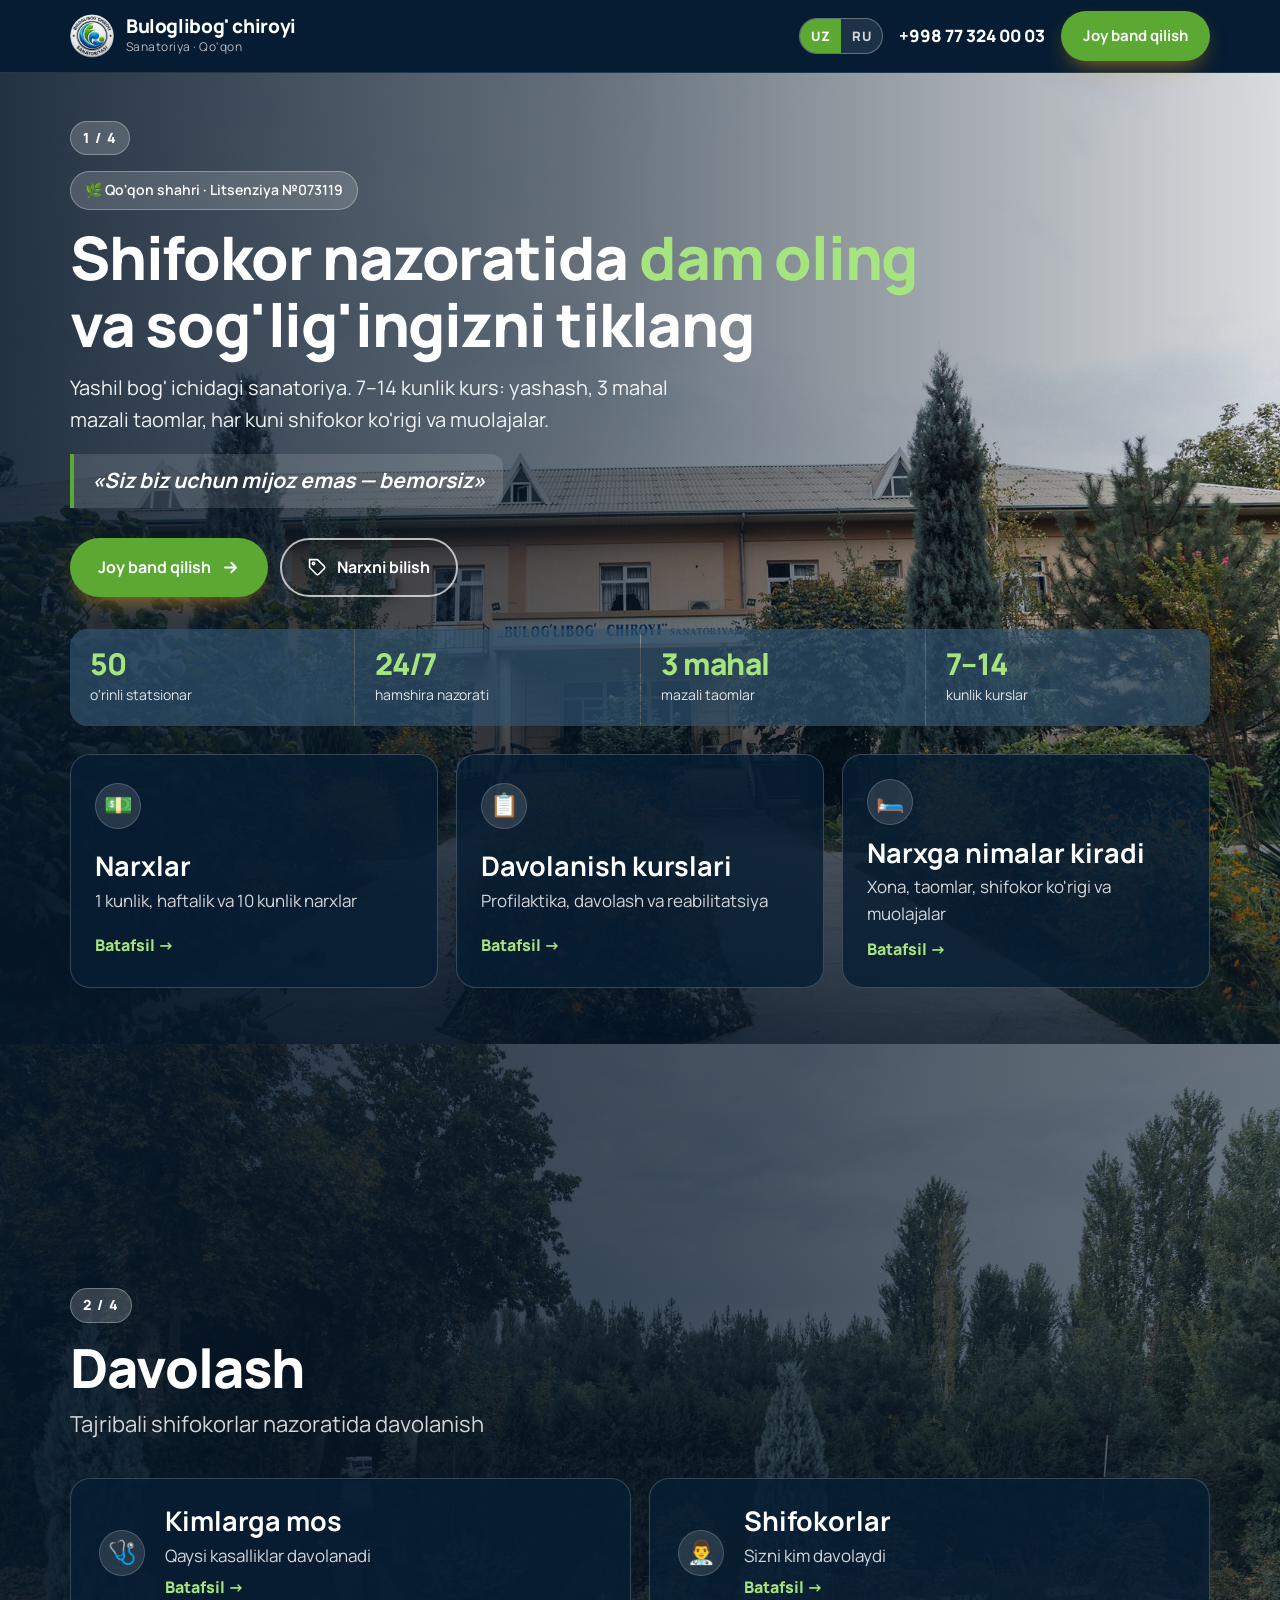
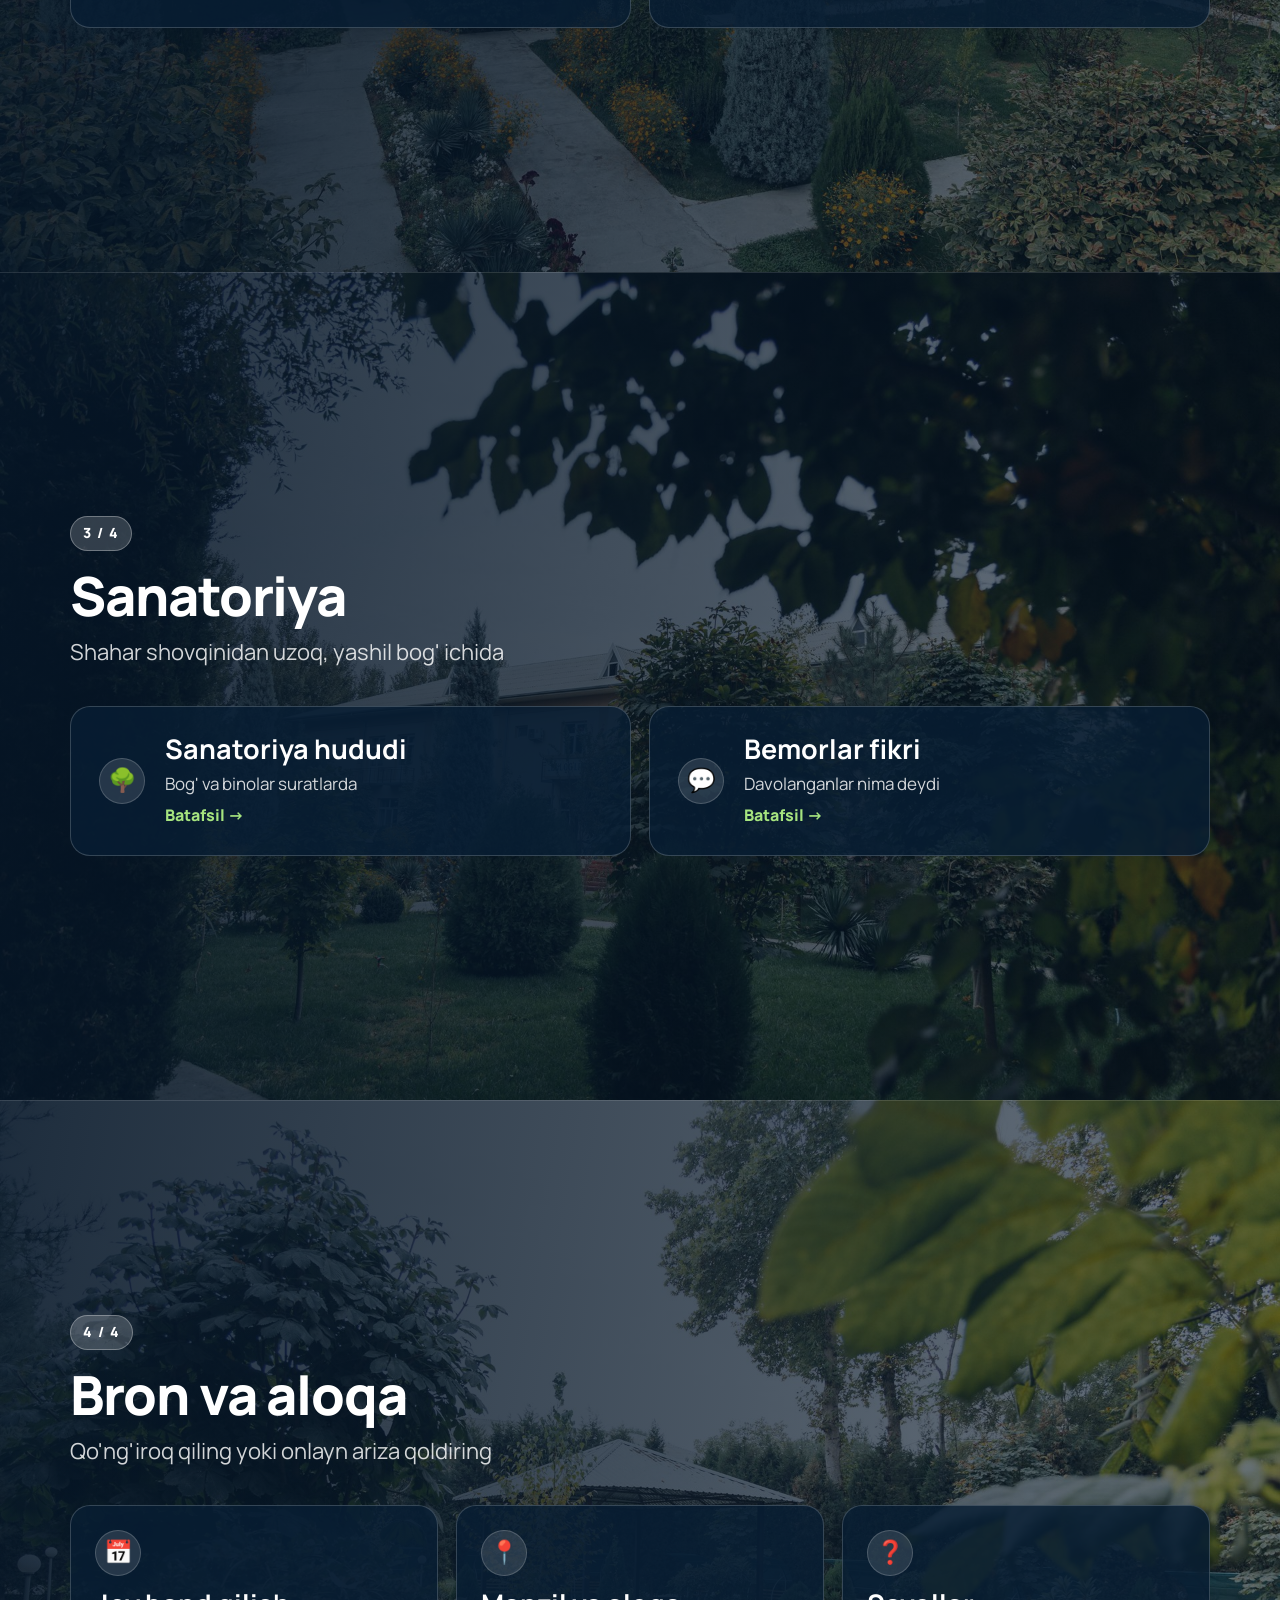
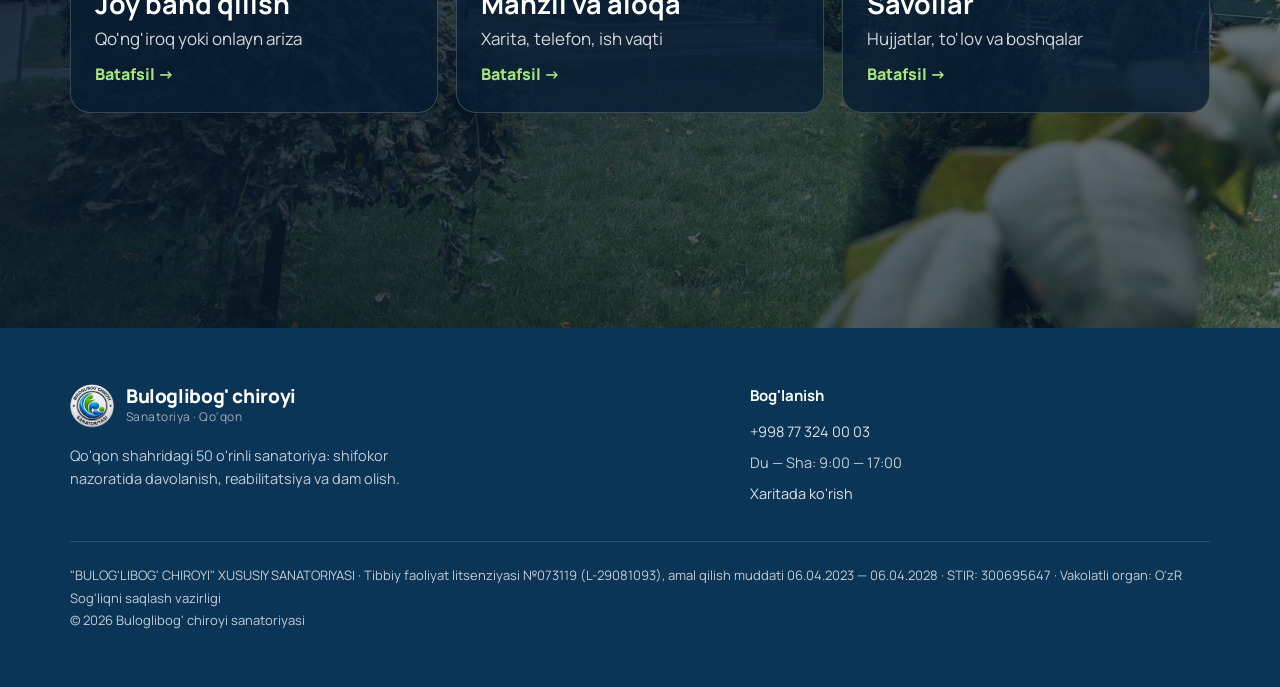
<file: index.html>
<!DOCTYPE html>
<html lang="uz">
<head>
  <meta charset="UTF-8" />
  <meta name="viewport" content="width=device-width, initial-scale=1.0" />
  <title>Buloglibog' chiroyi sanatoriyasi — Qo'qon | Davolanish va dam olish kurslari</title>
  <meta name="description" content="Qo'qon shahridagi Buloglibog' chiroyi sanatoriyasi: shifokor nazoratida davolanish va dam olish kurslari. Joy, 3 mahal mazali taomlar, kunlik shifokor ko'rigi, fizioterapiya — kunlik narxga kiradi. Tel: +998 77 324 00 03" />
  <meta property="og:title" content="Buloglibog' chiroyi sanatoriyasi — Qo'qon" />
  <meta property="og:description" content="Shifokor nazoratida dam oling va sog'lig'ingizni tiklang. 7–14 kunlik davolanish kurslari. Joy band qilish: +998 77 324 00 03" />
  <meta property="og:type" content="website" />
  <meta property="og:image" content="https://buloglibog.uz/images/banner/K_F_9181.jpg" />
  <meta name="theme-color" content="#0a2540" />
  <link rel="icon" href="images/logo/logo.png" />

  <link rel="canonical" href="https://buloglibog.uz/" />
  <meta property="og:url" content="https://buloglibog.uz/" />
  <script type="application/ld+json">{"@context": "https://schema.org", "@type": "MedicalClinic", "name": "Buloglibog' chiroyi sanatoriyasi", "alternateName": "Bulog'libog' chiroyi", "url": "https://buloglibog.uz/", "logo": "https://buloglibog.uz/images/logo/logo.png", "image": "https://buloglibog.uz/images/banner/K_F_9181.jpg", "telephone": "+998773240003", "address": {"@type": "PostalAddress", "addressLocality": "Qo'qon", "addressRegion": "Farg'ona viloyati", "addressCountry": "UZ"}, "openingHoursSpecification": [{"@type": "OpeningHoursSpecification", "dayOfWeek": ["Monday", "Tuesday", "Wednesday", "Thursday", "Friday", "Saturday"], "opens": "09:00", "closes": "17:00"}], "priceRange": "340 000 – 470 000 UZS", "hasMap": "https://maps.app.goo.gl/78enxBn8ytiynUwW6", "medicalSpecialty": ["Cardiovascular", "Neurologic", "PhysicalTherapy"]}</script>
  <link rel="alternate" hreflang="uz" href="https://buloglibog.uz/" />
  <link rel="alternate" hreflang="ru" href="https://buloglibog.uz/ru.html" />
  <link rel="preconnect" href="https://fonts.googleapis.com" />
  <link rel="preconnect" href="https://fonts.gstatic.com" crossorigin />
  <link href="https://fonts.googleapis.com/css2?family=Fraunces:ital,opsz,wght@0,9..144,500;0,9..144,600;1,9..144,500&family=Manrope:wght@400;500;600;700;800&display=swap" rel="stylesheet" />
  <link rel="stylesheet" href="assets/style.css" />
  <link rel="stylesheet" href="assets/theme-b.css" />
</head>
<body>

<!-- ============ HEADER ============ -->
<header class="header">
  <div class="wrap">
    <a href="#" class="brand">
      <img src="images/logo/logo.png" alt="Buloglibog' chiroyi logotipi" />
      <span><b>Buloglibog' chiroyi</b><small>Sanatoriya · Qo'qon</small></span>
    </a>
    <div class="header-cta">
      <div class="lang"><a class="on" href="index.html">UZ</a><a href="ru.html">RU</a></div>
      <a class="header-phone" href="tel:+998773240003">+998 77 324 00 03</a>
      <a class="btn btn-sun" href="#bron">Joy band qilish</a>
    </div>
  </div>
</header>

<!-- ============ 1-SAHIFA: BOSH SAHIFA ============ -->
<main class="view active" id="bosh">
<section class="hero">
  <img class="hero-bg" src="images/tabiat/K_F_9170.jpg" alt="Buloglibog' chiroyi sanatoriyasi binosi va gulzor" fetchpriority="high" />
  <div class="wrap">
    <span class="screen-n">1 / 4</span>
    <span class="hero-tag">🌿 Qo'qon shahri · Litsenziya №073119</span>
    <h1>Shifokor nazoratida <em>dam oling</em> va sog'lig'ingizni tiklang</h1>
    <p class="sub">Yashil bog' ichidagi sanatoriya. 7–14 kunlik kurs: yashash, 3 mahal mazali taomlar, har kuni shifokor ko'rigi va muolajalar.</p>
    <p class="motto">«Siz biz uchun mijoz emas — bemorsiz»</p>
    <div class="hero-actions">
      <a class="btn btn-sun" href="#bron">
        Joy band qilish
        <svg viewBox="0 0 24 24" fill="none" stroke="currentColor" stroke-width="2.4" stroke-linecap="round" stroke-linejoin="round"><path d="M5 12h14M13 6l6 6-6 6"/></svg>
      </a>
      <a class="btn btn-ghost" href="#narxlar">
        <svg viewBox="0 0 24 24" fill="none" stroke="currentColor" stroke-width="2" stroke-linecap="round" stroke-linejoin="round"><path d="M20.6 13.4l-7.2 7.2a2 2 0 01-2.8 0L2 12V2h10l8.6 8.6a2 2 0 010 2.8z"/><circle cx="7" cy="7" r="1.5"/></svg>
        Narxni bilish
      </a>
    </div>
    <div class="hero-facts">
      <div><b>50</b><span>o'rinli statsionar</span></div>
      <div><b>24/7</b><span>hamshira nazorati</span></div>
      <div><b>3 mahal</b><span>mazali taomlar</span></div>
      <div><b>7–14</b><span>kunlik kurslar</span></div>
    </div>
    <div class="hcards hero-cards hcards-3">
        <a class="hcard" href="#narxlar">
          <span class="hcard-ico" aria-hidden="true">💵</span>
          <span class="hcard-body"><b>Narxlar</b><small>1 kunlik, haftalik va 10 kunlik narxlar</small></span>
          <span class="hcard-go">Batafsil <span aria-hidden="true">→</span></span>
        </a>
        <a class="hcard" href="#kurslar">
          <span class="hcard-ico" aria-hidden="true">📋</span>
          <span class="hcard-body"><b>Davolanish kurslari</b><small>Profilaktika, davolash va reabilitatsiya</small></span>
          <span class="hcard-go">Batafsil <span aria-hidden="true">→</span></span>
        </a>
        <a class="hcard" href="#narxga-kiradi">
          <span class="hcard-ico" aria-hidden="true">🛏️</span>
          <span class="hcard-body"><b>Narxga nimalar kiradi</b><small>Xona, taomlar, shifokor ko'rigi va muolajalar</small></span>
          <span class="hcard-go">Batafsil <span aria-hidden="true">→</span></span>
        </a>
      </div>
  </div>
</section>
<section class="hs" id="ekran-davolash">
  <div class="hs-bg" data-bg="images/tabiat/K_F_9206.jpg" aria-hidden="true"></div>
  <div class="wrap">
      <div class="hs-head">
        <span class="screen-n">2 / 4</span>
        <h2>Davolash</h2>
        <p class="hs-lead">Tajribali shifokorlar nazoratida davolanish</p>
      </div>
      <div class="hcards hcards-2">
        <a class="hcard" href="#kimlar-uchun">
          <span class="hcard-ico" aria-hidden="true">🩺</span>
          <span class="hcard-body"><b>Kimlarga mos</b><small>Qaysi kasalliklar davolanadi</small></span>
          <span class="hcard-go">Batafsil <span aria-hidden="true">→</span></span>
        </a>
        <a class="hcard" href="#shifokorlar">
          <span class="hcard-ico" aria-hidden="true">👨‍⚕️</span>
          <span class="hcard-body"><b>Shifokorlar</b><small>Sizni kim davolaydi</small></span>
          <span class="hcard-go">Batafsil <span aria-hidden="true">→</span></span>
        </a>
      </div>
  </div>
</section>
<section class="hs" id="ekran-sanatoriya">
  <div class="hs-bg" data-bg="images/tabiat/K_F_9166.jpg" aria-hidden="true"></div>
  <div class="wrap">
      <div class="hs-head">
        <span class="screen-n">3 / 4</span>
        <h2>Sanatoriya</h2>
        <p class="hs-lead">Shahar shovqinidan uzoq, yashil bog' ichida</p>
      </div>
      <div class="hcards hcards-2">
        <a class="hcard" href="#hudud">
          <span class="hcard-ico" aria-hidden="true">🌳</span>
          <span class="hcard-body"><b>Sanatoriya hududi</b><small>Bog' va binolar suratlarda</small></span>
          <span class="hcard-go">Batafsil <span aria-hidden="true">→</span></span>
        </a>
        <a class="hcard" href="#fikrlar">
          <span class="hcard-ico" aria-hidden="true">💬</span>
          <span class="hcard-body"><b>Bemorlar fikri</b><small>Davolanganlar nima deydi</small></span>
          <span class="hcard-go">Batafsil <span aria-hidden="true">→</span></span>
        </a>
      </div>
  </div>
</section>
<section class="hs" id="ekran-aloqa">
  <div class="hs-bg" data-bg="images/tabiat/K_F_9156.jpg" aria-hidden="true"></div>
  <div class="wrap">
      <div class="hs-head">
        <span class="screen-n">4 / 4</span>
        <h2>Bron va aloqa</h2>
        <p class="hs-lead">Qo'ng'iroq qiling yoki onlayn ariza qoldiring</p>
      </div>
      <div class="hcards hcards-3">
        <a class="hcard" href="#bron">
          <span class="hcard-ico" aria-hidden="true">📅</span>
          <span class="hcard-body"><b>Joy band qilish</b><small>Qo'ng'iroq yoki onlayn ariza</small></span>
          <span class="hcard-go">Batafsil <span aria-hidden="true">→</span></span>
        </a>
        <a class="hcard" href="#manzil">
          <span class="hcard-ico" aria-hidden="true">📍</span>
          <span class="hcard-body"><b>Manzil va aloqa</b><small>Xarita, telefon, ish vaqti</small></span>
          <span class="hcard-go">Batafsil <span aria-hidden="true">→</span></span>
        </a>
        <a class="hcard" href="#faq">
          <span class="hcard-ico" aria-hidden="true">❓</span>
          <span class="hcard-body"><b>Savollar</b><small>Hujjatlar, to'lov va boshqalar</small></span>
          <span class="hcard-go">Batafsil <span aria-hidden="true">→</span></span>
        </a>
      </div>
  </div>
</section>
</main>

<!-- ============ 2-SAHIFA: NARXLAR ============ -->
<main class="view page" id="narxlar" data-title="Narxlar">
  <div class="page-bg" style="background-image:url('images/tabiat/K_F_9206.jpg')" aria-hidden="true"></div>
  <header class="page-banner">
    <div class="wrap">
      <a class="back" href="#">← Bosh sahifa</a>
      <h1><span aria-hidden="true">💵</span> Narxlar</h1>
      <p>1 kunlik, haftalik va 10 kunlik narxlar</p>
    </div>
  </header>
<section class="section">
  <div class="wrap">
    <div class="pgroup reveal">
      <div class="pgroup-head"><span class="pgroup-n">1 kunlik narx</span><p>1 kishi uchun, 1 kunga</p></div>
      <div class="rooms">
        <div class="room"><span class="room-tag">Eng qulay narx</span><b>Oddiy</b><strong>340 000 so'm</strong><small>1 kishi / 1 kun</small></div>
        <div class="room"><b>Pol-lyuks</b><strong>370 000 so'm</strong><small>1 kishi / 1 kun</small></div>
        <div class="room"><b>Lyuks</b><strong>470 000 so'm</strong><small>1 kishi / 1 kun</small></div>
      </div>
    </div>
    <div class="pgroup reveal">
      <div class="pgroup-head"><span class="pgroup-n">Haftalik narx (7 kun)</span><p>1 kishi uchun, 7 kunga</p></div>
      <div class="rooms">
        <div class="room"><span class="room-tag">Eng qulay narx</span><b>Oddiy</b><strong>2 380 000 so'm</strong><small>1 kishi / 7 kun</small></div>
        <div class="room"><b>Pol-lyuks</b><strong>2 590 000 so'm</strong><small>1 kishi / 7 kun</small></div>
        <div class="room"><b>Lyuks</b><strong>3 290 000 so'm</strong><small>1 kishi / 7 kun</small></div>
      </div>
    </div>
    <div class="pgroup reveal">
      <div class="pgroup-head"><span class="pgroup-n">10 kunlik narx</span><p>1 kishi uchun, 10 kunga</p></div>
      <div class="rooms">
        <div class="room"><span class="room-tag">Eng qulay narx</span><b>Oddiy</b><strong>3 400 000 so'm</strong><small>1 kishi / 10 kun</small></div>
        <div class="room"><b>Pol-lyuks</b><strong>3 700 000 so'm</strong><small>1 kishi / 10 kun</small></div>
        <div class="room"><b>Lyuks</b><strong>4 700 000 so'm</strong><small>1 kishi / 10 kun</small></div>
      </div>
    </div>
    <p class="packs-note reveal">Narxga yashash, 3 mahal mazali taomlar, shifokor ko'rigi va muolajalar kiradi. Tahlillar, UZI va mashqlar alohida to'lanadi.</p>
  </div>
</section>
  <nav class="pager"><div class="wrap"><a class="pg prev" href="#"><small>← Bosh sahifa</small><b>🏠 Bosh sahifa</b></a><a class="pg next" href="#kurslar"><small>Keyingi →</small><b><span aria-hidden="true">📋</span> Davolanish kurslari</b></a></div></nav>
  <div class="view-cta"><div class="wrap">
    <span>Savolingiz bormi? Qo'ng'iroq qiling — hammasini tushuntirib beramiz.</span>
    <div><a class="btn btn-line" href="tel:+998773240003">+998 77 324 00 03</a><a class="btn btn-sun" href="#bron">Joy band qilish</a></div>
  </div></div>
</main>

<!-- ============ 2-SAHIFA: DAVOLANISH KURSLARI ============ -->
<main class="view page" id="kurslar" data-title="Davolanish kurslari">
  <div class="page-bg" style="background-image:url('images/tabiat/K_F_9166.jpg')" aria-hidden="true"></div>
  <header class="page-banner">
    <div class="wrap">
      <a class="back" href="#">← Bosh sahifa</a>
      <h1><span aria-hidden="true">📋</span> Davolanish kurslari</h1>
      <p>Profilaktika, davolash va reabilitatsiya</p>
    </div>
  </header>
<section class="section packs-bg">
  <div class="wrap">
    <div class="head center reveal">
      <span class="eyebrow">Davolanish kurslari</span>
      <h2>O'zingizga mos kursni tanlang</h2>
      <p class="lead">Kunlik narxga yashash, mazali taomlar, shifokor ko'rigi va muolajalar kiradi. Tahlillar, UZI va mashqlar — alohida to'lov.</p>
    </div>
    <div class="packs">
      <div class="pack reveal">
        <span class="days">7 kun</span>
        <h3>Profilaktika</h3>
        <div class="price"><b>2 380 000 so'mdan</b><span>kuniga 340 000 so'm × 7 kun</span></div>
        <p class="for">Charchoq, stress, yillik tekshiruv va dam olish uchun.</p>
        <ul>
          <li>Qulay xonada yashash</li>
          <li>3 mahal mazali taomlar</li>
          <li>Shifokor ko'rigi va maslahati</li>
          <li>Fizioterapiya muolajalari</li>
        </ul>
        <a class="btn btn-ghost btn-block" href="#bron">Joy band qilish</a>
      </div>
      <div class="pack best reveal">
        <span class="pack-badge">Eng ko'p tanlanadi</span>
        <span class="days">10–14 kun</span>
        <h3>Davolash kursi</h3>
        <div class="price"><b>3 400 000 so'mdan</b><span>kuniga 340 000 so'm × 10 kun</span></div>
        <p class="for">Yurak, qon bosimi, bo'g'im va asab kasalliklarini davolash uchun.</p>
        <ul>
          <li>Profilaktika kursidagi hamma narsa</li>
          <li>Har kuni shifokor ko'rigi</li>
          <li>Individual davolash rejasi</li>
          <li>Kurs oxirida natija va tavsiyalar</li>
        </ul>
        <a class="btn btn-sun btn-block" href="#bron">Joy band qilish</a>
      </div>
      <div class="pack reveal">
        <span class="days">14 kundan</span>
        <h3>Reabilitatsiya</h3>
        <div class="price"><b>4 760 000 so'mdan</b><span>kuniga 340 000 so'm × 14 kun</span></div>
        <p class="for">Jarohat yoki operatsiyadan keyin tiklanish uchun.</p>
        <ul>
          <li>Davolash kursidagi hamma narsa</li>
          <li>24/7 hamshira parvarishi</li>
          <li>Nevrolog kuzatuvi</li>
          <li>Kuchaytirilgan fizioterapiya</li>
        </ul>
        <a class="btn btn-ghost btn-block" href="#bron">Joy band qilish</a>
      </div>
    </div>
    <p class="packs-note reveal">Kurs narxi oddiy xona bo'yicha hisoblangan. Boshqa xona turlari narxi — «Narxlar» sahifasida. Savollar bo'lsa, qo'ng'iroq qiling: <a href="tel:+998773240003">+998 77 324 00 03</a></p>
  </div>
</section>
  <nav class="pager"><div class="wrap"><a class="pg prev" href="#narxlar"><small>← Oldingi</small><b><span aria-hidden="true">💵</span> Narxlar</b></a><a class="pg next" href="#narxga-kiradi"><small>Keyingi →</small><b><span aria-hidden="true">🛏️</span> Narxga nimalar kiradi</b></a></div></nav>
  <div class="view-cta"><div class="wrap">
    <span>Savolingiz bormi? Qo'ng'iroq qiling — hammasini tushuntirib beramiz.</span>
    <div><a class="btn btn-line" href="tel:+998773240003">+998 77 324 00 03</a><a class="btn btn-sun" href="#bron">Joy band qilish</a></div>
  </div></div>
</main>

<!-- ============ 2-SAHIFA: NARXGA NIMALAR KIRADI ============ -->
<main class="view page" id="narxga-kiradi" data-title="Narxga nimalar kiradi">
  <div class="page-bg" style="background-image:url('images/tabiat/K_F_9156.jpg')" aria-hidden="true"></div>
  <header class="page-banner">
    <div class="wrap">
      <a class="back" href="#">← Bosh sahifa</a>
      <h1><span aria-hidden="true">🛏️</span> Narxga nimalar kiradi</h1>
      <p>Xona, taomlar, shifokor ko'rigi va muolajalar</p>
    </div>
  </header>
<section class="section">
  <div class="wrap incl">
    <div class="incl-photos reveal">
      <img src="images/tabiat/K_F_9170.jpg" alt="Sanatoriya binosi va bog'i" loading="lazy" />
      <img src="images/tabiat/K_F_9216.jpg" alt="Yorug' qabulxona zali" loading="lazy" />
      <img src="images/tabiat/K_F_9160.jpg" alt="Bog'dagi favvora" loading="lazy" />
    </div>
    <div class="reveal">
      <span class="eyebrow">Narxga nimalar kiradi</span>
      <h2>Siz faqat dam olasiz — qolganini biz o'ylaymiz</h2>
      <p class="lead">Sanatoriyaga kelgan kundan boshlab har bir kun rejalashtirilgan: ertalab ko'rik, kunduzi muolajalar, kechqurun bog'da sayr.</p>
      <div class="incl-list">
        <div class="incl-item"><span class="n">01</span><b>Qulay xona</b><span>Oddiy, pol-lyuks yoki lyuks — toza va shinam</span></div>
        <div class="incl-item"><span class="n">02</span><b>3 mahal mazali taomlar</b><span>Uy taomlaridek mazali va to'yimli</span></div>
        <div class="incl-item"><span class="n">03</span><b>Har kuni shifokor ko'rigi</b><span>Holatingiz doimiy kuzatiladi</span></div>
        <div class="incl-item"><span class="n">04</span><b>24/7 hamshira</b><span>Kechasi ham yordam yoningizda</span></div>
        <div class="incl-item"><span class="n">05</span><b>Fizioterapiya</b><span>Kabinetimiz binoning o'zida</span></div>
        <div class="incl-item"><span class="n">06</span><b>Yashil bog'</b><span>Sayr yo'laklari, shiyponlar, favvora</span></div>
      </div>
    </div>
  </div>
</section>
<section class="section">
  <div class="wrap">
    <div class="head center reveal">
      <span class="eyebrow">Qanday ishlaydi</span>
      <h2>4 oddiy qadam</h2>
    </div>
    <div class="steps">
      <div class="step reveal"><h3>Qo'ng'iroq qiling</h3><p>Yoki onlayn ariza qoldiring. Muammongizni qisqacha aytib bering.</p></div>
      <div class="step reveal"><h3>Kurs va sanani tanlaymiz</h3><p>Shifokor mos kursni tavsiya qiladi, narx va bo'sh joyni aytamiz.</p></div>
      <div class="step reveal"><h3>Kelasiz va joylashasiz</h3><p>Pasport va bor tahlillaringizni olib keling. Birinchi kuni to'liq ko'rik.</p></div>
      <div class="step reveal"><h3>Sog'lom qaytasiz</h3><p>Kurs oxirida natijalar va uyda davom ettirish bo'yicha tavsiyalar.</p></div>
    </div>
  </div>
</section>
  <nav class="pager"><div class="wrap"><a class="pg prev" href="#kurslar"><small>← Oldingi</small><b><span aria-hidden="true">📋</span> Davolanish kurslari</b></a><a class="pg next" href="#kimlar-uchun"><small>Keyingi →</small><b><span aria-hidden="true">🩺</span> Kimlarga mos</b></a></div></nav>
  <div class="view-cta"><div class="wrap">
    <span>Savolingiz bormi? Qo'ng'iroq qiling — hammasini tushuntirib beramiz.</span>
    <div><a class="btn btn-line" href="tel:+998773240003">+998 77 324 00 03</a><a class="btn btn-sun" href="#bron">Joy band qilish</a></div>
  </div></div>
</main>

<!-- ============ 2-SAHIFA: KIMLARGA MOS ============ -->
<main class="view page" id="kimlar-uchun" data-title="Kimlarga mos">
  <div class="page-bg" style="background-image:url('images/tabiat/K_F_9241.jpg')" aria-hidden="true"></div>
  <header class="page-banner">
    <div class="wrap">
      <a class="back" href="#">← Bosh sahifa</a>
      <h1><span aria-hidden="true">🩺</span> Kimlarga mos</h1>
      <p>Qaysi kasalliklar davolanadi</p>
    </div>
  </header>
<section class="section">
  <div class="wrap">
    <div class="head reveal">
      <span class="eyebrow">Sizga mosmi?</span>
      <h2>Bizga ko'pincha shu muammolar bilan kelishadi</h2>
      <p class="lead">O'zingizni yoki yaqiningizni topsangiz — shifokorimiz mos kursni tanlab beradi.</p>
    </div>
    <div class="who">
      <div class="who-card who-main reveal">
        <div class="who-ico"><svg viewBox="0 0 24 24" fill="none" stroke="currentColor" stroke-width="2" stroke-linecap="round" stroke-linejoin="round"><path d="M3 21l9.5-9.5"/><path d="M14 3l7 7-6.5 6.5a2 2 0 01-2.8 0l-4.2-4.2a2 2 0 010-2.8z"/><path d="M11 6l7 7"/></svg></div>
        <h3>Jarrohlik amaliyoti</h3>
        <p>Xirurgik va laparoskopik jarrohlik amaliyotlari. Tajribali jarroh, zamonaviy anesteziya, operatsiyadan keyin shifokor nazoratida tiklanish.</p>
        <a href="#bron">Shu bo'yicha so'rash →</a>
      </div>
      <div class="who-card reveal">
        <div class="who-ico"><svg viewBox="0 0 24 24" fill="none" stroke="currentColor" stroke-width="2" stroke-linecap="round" stroke-linejoin="round"><path d="M20.8 4.6a5.5 5.5 0 00-7.8 0L12 5.7l-1-1.1a5.5 5.5 0 00-7.8 7.8l1 1.1L12 21l7.8-7.5 1-1.1a5.5 5.5 0 000-7.8z"/><path d="M3.5 12h4l2-3 3 6 2-3h6"/></svg></div>
        <h3>Yurak va qon bosimi</h3>
        <p>Bosim tez-tez ko'tariladi, yurak sanchiydi, tez charchaysiz. Kardiolog nazoratida davolanish.</p>
        <a href="#bron">Shu bo'yicha so'rash →</a>
      </div>
      <div class="who-card reveal">
        <div class="who-ico"><svg viewBox="0 0 24 24" fill="none" stroke="currentColor" stroke-width="2" stroke-linecap="round" stroke-linejoin="round"><path d="M12 2v20"/><path d="M8 5h8M7 9h10M8 13h8M7 17h10"/></svg></div>
        <h3>Bel, bo'g'im va umurtqa</h3>
        <p>Bel og'rig'i, bo'g'imlar shishishi, harakat qiyinlashgan. Fizioterapiya va massaj kursi.</p>
        <a href="#bron">Shu bo'yicha so'rash →</a>
      </div>
      <div class="who-card reveal">
        <div class="who-ico"><svg viewBox="0 0 24 24" fill="none" stroke="currentColor" stroke-width="2" stroke-linecap="round" stroke-linejoin="round"><circle cx="12" cy="8" r="5"/><path d="M9 8h.01M15 8h.01M9.5 10.5c1.5 1 3.5 1 5 0"/><path d="M5 21c1-3.5 4-5 7-5s6 1.5 7 5"/></svg></div>
        <h3>Asab, stress va uyqusizlik</h3>
        <p>Bosh og'rig'i, charchoq, asabiylik. Nevrolog ko'rigi va sokin muhitda tiklanish.</p>
        <a href="#bron">Shu bo'yicha so'rash →</a>
      </div>
      <div class="who-card reveal">
        <div class="who-ico"><svg viewBox="0 0 24 24" fill="none" stroke="currentColor" stroke-width="2" stroke-linecap="round" stroke-linejoin="round"><path d="M4 21V10l8-6 8 6v11"/><path d="M9 21v-6h6v6"/><path d="M12 8v4M10 10h4"/></svg></div>
        <h3>Operatsiyadan keyin</h3>
        <p>Jarrohlik amaliyotidan keyin kuch qaytishi va tez tiklanish uchun reabilitatsiya dasturi.</p>
        <a href="#bron">Shu bo'yicha so'rash →</a>
      </div>
      <div class="who-card reveal">
        <div class="who-ico"><svg viewBox="0 0 24 24" fill="none" stroke="currentColor" stroke-width="2" stroke-linecap="round" stroke-linejoin="round"><circle cx="9" cy="7" r="3"/><circle cx="17" cy="9" r="2.5"/><path d="M3 20c.5-3.5 3-5.5 6-5.5s5.5 2 6 5.5"/><path d="M15 15.2c.6-.2 1.3-.3 2-.3 2.3 0 4 1.5 4.5 4.1"/></svg></div>
        <h3>Keksa ota-onangiz uchun</h3>
        <p>Yilda bir marta to'liq tekshiruv va dam olish. Siz xotirjam bo'lasiz — ular nazoratda.</p>
        <a href="#bron">Shu bo'yicha so'rash →</a>
      </div>
      <div class="who-card accent reveal">
        <h3>Muammongiz ro'yxatda yo'qmi?</h3>
        <p>Qo'ng'iroq qiling — shifokorimiz nima qilish kerakligini aytib beradi va mos kursni tavsiya qiladi.</p>
        <a class="btn btn-sun" href="tel:+998773240003">+998 77 324 00 03</a>
      </div>
    </div>
  </div>
</section>
<section class="section">
  <div class="wrap">
    <div class="head reveal">
      <span class="eyebrow">Shuningdek</span>
      <h2 style="font-size:clamp(26px,3.2vw,34px)">Sanatoriyada mavjud boshqa xizmatlar</h2>
    </div>
    <div class="extra reveal">
      <div><b>UZI tekshiruvi</b><span>Barcha turdagi ultratovush tekshiruvlari</span></div>
      <div><b>Klinik laboratoriya</b><span>Tahlil natijalari kunning o'zida</span></div>
      <div><b>Kardiologiya va nevrologiya</b><span>Mutaxassis ko'rigi va maslahati</span></div>
      <div><b>Jarrohlik</b><span>Xirurgik va laparoskopik jarrohlik amaliyotlari</span></div>
    </div>
  </div>
</section>
  <nav class="pager"><div class="wrap"><a class="pg prev" href="#narxga-kiradi"><small>← Oldingi</small><b><span aria-hidden="true">🛏️</span> Narxga nimalar kiradi</b></a><a class="pg next" href="#shifokorlar"><small>Keyingi →</small><b><span aria-hidden="true">👨‍⚕️</span> Shifokorlar</b></a></div></nav>
  <div class="view-cta"><div class="wrap">
    <span>Savolingiz bormi? Qo'ng'iroq qiling — hammasini tushuntirib beramiz.</span>
    <div><a class="btn btn-line" href="tel:+998773240003">+998 77 324 00 03</a><a class="btn btn-sun" href="#bron">Joy band qilish</a></div>
  </div></div>
</main>

<!-- ============ 2-SAHIFA: SHIFOKORLAR ============ -->
<main class="view page" id="shifokorlar" data-title="Shifokorlar">
  <div class="page-bg" style="background-image:url('images/banner/K_F_9181.jpg')" aria-hidden="true"></div>
  <header class="page-banner">
    <div class="wrap">
      <a class="back" href="#">← Bosh sahifa</a>
      <h1><span aria-hidden="true">👨‍⚕️</span> Shifokorlar</h1>
      <p>Sizni kim davolaydi</p>
    </div>
  </header>
<section class="section">
  <div class="wrap">
    <div class="head reveal">
      <span class="eyebrow">Jamoa</span>
      <h2>Sizni kim davolaydi</h2>
      <p class="lead">Qodirovlar oilasi — Farg'ona vodiysida tibbiyot an'analarini davom ettirayotgan shifokorlar.</p>
    </div>
    <div class="team">
      <div class="doc reveal"><div class="av">A</div><span class="role">Bosh shifokor</span><h3>Qodirov Akramjon Akbarovich</h3></div>
      <div class="doc reveal"><div class="av">A</div><span class="role">Shifokor</span><h3>Qodirov Azizjon Akramovich</h3></div>
      <div class="doc reveal"><div class="av">A</div><span class="role">Shifokor</span><h3>Qodirov Akmaljon Akramovich</h3></div>
      <div class="doc reveal"><div class="av">Z</div><span class="role">Katta hamshira</span><h3>Mahmudova Zilolaxon Akramovna</h3></div>
    </div>
  </div>
</section>
  <nav class="pager"><div class="wrap"><a class="pg prev" href="#kimlar-uchun"><small>← Oldingi</small><b><span aria-hidden="true">🩺</span> Kimlarga mos</b></a><a class="pg next" href="#hudud"><small>Keyingi →</small><b><span aria-hidden="true">🌳</span> Sanatoriya hududi</b></a></div></nav>
  <div class="view-cta"><div class="wrap">
    <span>Savolingiz bormi? Qo'ng'iroq qiling — hammasini tushuntirib beramiz.</span>
    <div><a class="btn btn-line" href="tel:+998773240003">+998 77 324 00 03</a><a class="btn btn-sun" href="#bron">Joy band qilish</a></div>
  </div></div>
</main>

<!-- ============ 2-SAHIFA: SANATORIYA HUDUDI ============ -->
<main class="view page" id="hudud" data-title="Sanatoriya hududi">
  <div class="page-bg" style="background-image:url('images/tabiat/K_F_9170.jpg')" aria-hidden="true"></div>
  <header class="page-banner">
    <div class="wrap">
      <a class="back" href="#">← Bosh sahifa</a>
      <h1><span aria-hidden="true">🌳</span> Sanatoriya hududi</h1>
      <p>Bog' va binolar suratlarda</p>
    </div>
  </header>
<section class="section">
  <div class="wrap">
    <div class="head reveal">
      <span class="eyebrow">Sanatoriya hududi</span>
      <h2>Shahar shovqinidan uzoq, yashil bog' ichida</h2>
    </div>
    <div class="strip reveal">
      <a href="tabiat.html"><img src="images/tabiat/K_F_9206.jpg" alt="Gulzor va sayr yo'laklari" loading="lazy" /></a>
      <a href="tabiat.html"><img src="images/tabiat/K_F_9156.jpg" alt="Bog'dagi shiypon" loading="lazy" /></a>
      <a href="tabiat.html"><img src="images/tabiat/K_F_9151.jpg" alt="Soyabonli o'rindiqlar" loading="lazy" /></a>
      <a href="tabiat.html"><img src="images/tabiat/K_F_9221.jpg" alt="Ayvon va bog' manzarasi" loading="lazy" /></a>
      <a href="tabiat.html"><img src="images/tabiat/K_F_9241.jpg" alt="Sanatoriya kirish yo'li" loading="lazy" /><span class="more">Barcha suratlar →</span></a>
    </div>
  </div>
</section>
  <nav class="pager"><div class="wrap"><a class="pg prev" href="#shifokorlar"><small>← Oldingi</small><b><span aria-hidden="true">👨‍⚕️</span> Shifokorlar</b></a><a class="pg next" href="#fikrlar"><small>Keyingi →</small><b><span aria-hidden="true">💬</span> Bemorlar fikri</b></a></div></nav>
  <div class="view-cta"><div class="wrap">
    <span>Savolingiz bormi? Qo'ng'iroq qiling — hammasini tushuntirib beramiz.</span>
    <div><a class="btn btn-line" href="tel:+998773240003">+998 77 324 00 03</a><a class="btn btn-sun" href="#bron">Joy band qilish</a></div>
  </div></div>
</main>

<!-- ============ 2-SAHIFA: BEMORLAR FIKRI ============ -->
<main class="view page" id="fikrlar" data-title="Bemorlar fikri">
  <div class="page-bg" style="background-image:url('images/tabiat/K_F_9206.jpg')" aria-hidden="true"></div>
  <header class="page-banner">
    <div class="wrap">
      <a class="back" href="#">← Bosh sahifa</a>
      <h1><span aria-hidden="true">💬</span> Bemorlar fikri</h1>
      <p>Davolanganlar nima deydi</p>
    </div>
  </header>
<section class="section">
  <div class="wrap">
    <div class="head reveal">
      <span class="eyebrow">Bemorlar fikri</span>
      <h2>Bizda davolanganlar nima deydi</h2>
    </div>
    <div class="reviews">
      <div class="review reveal">
        <div class="stars">★★★★★</div>
        <blockquote>"Yurak kasalligim bilan keldim. Akram aka va jamoasi juda diqqat bilan davolashdi. 14 kunlik kursdan keyin o'zimni 10 yil yoshroq his qilyapman. Rahmat!"</blockquote>
        <div class="who-r">Davron aka, 58 yosh<span>Farg'ona shahri</span></div>
      </div>
      <div class="review reveal">
        <div class="stars">★★★★★</div>
        <blockquote>"Onam uchun fizioterapiya kursini bron qildim. Hamshiralar juda mehribon, xonalar toza, ovqat sifatli. Eng asosiysi — onam endi yana yaxshi yura oladi."</blockquote>
        <div class="who-r">Madina opa, 34 yosh<span>Qo'qon shahri</span></div>
      </div>
      <div class="review reveal">
        <div class="stars">★★★★★</div>
        <blockquote>"Operatsiyadan keyin shu yerda tiklandim. Kichik kesma, og'riq deyarli sezilmadi, 3 kunda uyga qaytdim. Aziz aka — chinakam mutaxassis."</blockquote>
        <div class="who-r">Bekzod aka, 41 yosh<span>Marg'ilon shahri</span></div>
      </div>
    </div>
  </div>
</section>
  <nav class="pager"><div class="wrap"><a class="pg prev" href="#hudud"><small>← Oldingi</small><b><span aria-hidden="true">🌳</span> Sanatoriya hududi</b></a><a class="pg next" href="#faq"><small>Keyingi →</small><b><span aria-hidden="true">❓</span> Savollar</b></a></div></nav>
  <div class="view-cta"><div class="wrap">
    <span>Savolingiz bormi? Qo'ng'iroq qiling — hammasini tushuntirib beramiz.</span>
    <div><a class="btn btn-line" href="tel:+998773240003">+998 77 324 00 03</a><a class="btn btn-sun" href="#bron">Joy band qilish</a></div>
  </div></div>
</main>

<!-- ============ 2-SAHIFA: SAVOLLAR ============ -->
<main class="view page" id="faq" data-title="Savollar">
  <div class="page-bg" style="background-image:url('images/tabiat/K_F_9166.jpg')" aria-hidden="true"></div>
  <header class="page-banner">
    <div class="wrap">
      <a class="back" href="#">← Bosh sahifa</a>
      <h1><span aria-hidden="true">❓</span> Savollar</h1>
      <p>Hujjatlar, to'lov va boshqalar</p>
    </div>
  </header>
<section class="section">
  <div class="wrap">
    <div class="head center reveal">
      <span class="eyebrow">Savollar</span>
      <h2>Ko'p so'raladigan savollar</h2>
    </div>
    <div class="faq reveal">
      <details open>
        <summary>Narxi qancha?</summary>
        <p>1 kishi uchun 1 kunlik narx: oddiy xona — 340 000 so'm, pol-lyuks — 370 000 so'm, lyuks — 470 000 so'm. Masalan, oddiy xonada 10 kunlik kurs — 3 400 000 so'm. Narxga yashash, taomlar, shifokor ko'rigi va muolajalar kiradi; tahlillar, UZI va mashqlar alohida to'lanadi. Batafsil ma'lumot: <a href="tel:+998773240003">+998 77 324 00 03</a>.</p>
      </details>
      <details>
        <summary>Qanday joy band qilaman?</summary>
        <p>Qo'ng'iroq qiling yoki <a href="https://forms.gle/gRoHzKbZsQmoLKWW8" target="_blank" rel="noopener">onlayn ariza</a> qoldiring. Mutaxassisimiz siz bilan bog'lanib, mos kurs va sanani tanlashga yordam beradi.</p>
      </details>
      <details>
        <summary>Kurs necha kun davom etadi?</summary>
        <p>Odatda 7–14 kun. Aniq muddat kasallik turi va og'irligiga qarab, shifokor ko'rigidan keyin belgilanadi.</p>
      </details>
      <details>
        <summary>Qanday hujjatlar kerak?</summary>
        <p>Pasport yoki ID-karta. Agar bo'lsa — oldingi tahlillar, EKG va UZI natijalari. Boshqa hujjat kerak bo'lsa, oldindan aytamiz.</p>
      </details>
      <details>
        <summary>Yaqinim bilan birga kelsam bo'ladimi?</summary>
        <p>Ha. Narx har bir kishi uchun alohida hisoblanadi. Batafsil shartlarni qo'ng'iroq qilib bilib oling.</p>
      </details>
      <details>
        <summary>To'lov qanday amalga oshiriladi?</summary>
        <p>Naqd, plastik karta yoki bank o'tkazmasi orqali.</p>
      </details>
    </div>
  </div>
</section>
  <nav class="pager"><div class="wrap"><a class="pg prev" href="#fikrlar"><small>← Oldingi</small><b><span aria-hidden="true">💬</span> Bemorlar fikri</b></a><a class="pg next" href="#manzil"><small>Keyingi →</small><b><span aria-hidden="true">📍</span> Manzil va aloqa</b></a></div></nav>
  <div class="view-cta"><div class="wrap">
    <span>Savolingiz bormi? Qo'ng'iroq qiling — hammasini tushuntirib beramiz.</span>
    <div><a class="btn btn-line" href="tel:+998773240003">+998 77 324 00 03</a><a class="btn btn-sun" href="#bron">Joy band qilish</a></div>
  </div></div>
</main>

<!-- ============ 2-SAHIFA: MANZIL VA ALOQA ============ -->
<main class="view page" id="manzil" data-title="Manzil va aloqa">
  <div class="page-bg" style="background-image:url('images/tabiat/K_F_9156.jpg')" aria-hidden="true"></div>
  <header class="page-banner">
    <div class="wrap">
      <a class="back" href="#">← Bosh sahifa</a>
      <h1><span aria-hidden="true">📍</span> Manzil va aloqa</h1>
      <p>Xarita, telefon, ish vaqti</p>
    </div>
  </header>
<section class="section">
  <div class="wrap">
    <div class="head reveal">
      <span class="eyebrow">Manzil</span>
      <h2>Bizni qanday topasiz</h2>
    </div>
    <div class="contact">
      <div class="contact-card reveal">
        <div class="row"><b>Telefon</b><a class="big" href="tel:+998773240003">+998 77 324 00 03</a></div>
        <div class="row"><b>Manzil</b><div>Farg'ona viloyati, Qo'qon shahri</div><span style="color:var(--muted);font-size:14px">Plus Code: GXGQ+3M4</span></div>
        <div class="row"><b>Ish vaqti</b><div>Du — Sha: 9:00 — 17:00</div><span style="color:var(--muted);font-size:14px">Statsionar: 24/7</span></div>
        <a class="btn btn-line" href="https://maps.app.goo.gl/78enxBn8ytiynUwW6" target="_blank" rel="noopener">Xaritada yo'lni ochish</a>
      </div>
      <div class="map reveal">
        <iframe title="Buloglibog' chiroyi sanatoriyasi xaritada" loading="lazy" referrerpolicy="no-referrer-when-downgrade"
          src="https://maps.google.com/maps?q=GXGQ%2B3M4%20Kokand&z=15&output=embed"></iframe>
      </div>
    </div>
  </div>
</section>
  <nav class="pager"><div class="wrap"><a class="pg prev" href="#faq"><small>← Oldingi</small><b><span aria-hidden="true">❓</span> Savollar</b></a><a class="pg next" href="#bron"><small>Keyingi →</small><b><span aria-hidden="true">📅</span> Joy band qilish</b></a></div></nav>
  <div class="view-cta"><div class="wrap">
    <span>Savolingiz bormi? Qo'ng'iroq qiling — hammasini tushuntirib beramiz.</span>
    <div><a class="btn btn-line" href="tel:+998773240003">+998 77 324 00 03</a><a class="btn btn-sun" href="#bron">Joy band qilish</a></div>
  </div></div>
</main>

<!-- ============ 2-SAHIFA: JOY BAND QILISH ============ -->
<main class="view page" id="bron" data-title="Joy band qilish">
  <div class="page-bg" style="background-image:url('images/tabiat/K_F_9241.jpg')" aria-hidden="true"></div>
  <header class="page-banner">
    <div class="wrap">
      <a class="back" href="#">← Bosh sahifa</a>
      <h1><span aria-hidden="true">📅</span> Joy band qilish</h1>
      <p>Qo'ng'iroq yoki onlayn ariza</p>
    </div>
  </header>
<section class="section">
  <div class="wrap">
    <div class="lead-box reveal">
      <div class="txt">
        <span class="eyebrow">Joy band qilish</span>
        <h2>Bo'sh joylar cheklangan — oldindan band qiling</h2>
        <p>Atigi 50 o'rin. Qo'ng'iroq qiling yoki ariza qoldiring — mutaxassisimiz siz bilan bog'lanib, kurs, sana va narxni aytadi.</p>
        <ul class="lead-perks">
          <li>Maslahat va narx haqida ma'lumot — bepul</li>
          <li>Qulay sanani o'zingiz tanlaysiz</li>
          <li>Naqd, karta yoki bank o'tkazmasi</li>
        </ul>
      </div>
      <div class="form">
        <a class="btn btn-green btn-block" href="tel:+998773240003">
          <svg viewBox="0 0 24 24" fill="none" stroke="currentColor" stroke-width="2" stroke-linecap="round" stroke-linejoin="round"><path d="M3 5a2 2 0 012-2h2.5a1 1 0 01.95.68l1.2 3.6a1 1 0 01-.27 1.05L7.6 9.7a13 13 0 006.7 6.7l1.4-1.78a1 1 0 011.05-.27l3.6 1.2a1 1 0 01.68.95V19a2 2 0 01-2 2A18 18 0 013 5z"/></svg>
          +998 77 324 00 03
        </a>
        <p class="hint">Dushanba — Shanba, 9:00 — 17:00</p>
        <div class="or">yoki</div>
        <a class="btn btn-sun btn-block" href="https://forms.gle/gRoHzKbZsQmoLKWW8" target="_blank" rel="noopener">
          Onlayn ariza qoldirish
          <svg viewBox="0 0 24 24" fill="none" stroke="currentColor" stroke-width="2.4" stroke-linecap="round" stroke-linejoin="round"><path d="M5 12h14M13 6l6 6-6 6"/></svg>
        </a>
        <p class="hint">1 daqiqa vaqt oladi. Ish vaqtida tez orada qo'ng'iroq qilamiz.</p>
      </div>
    </div>
  </div>
</section>
  <nav class="pager"><div class="wrap"><a class="pg prev" href="#manzil"><small>← Oldingi</small><b><span aria-hidden="true">📍</span> Manzil va aloqa</b></a><a class="pg next" href="#"><small>Bosh sahifa →</small><b>🏠 Bosh sahifa</b></a></div></nav>
</main>

<!-- ============ FOOTER ============ -->
<footer class="footer">
  <div class="wrap">
    <div class="grid">
      <div>
        <a href="#" class="brand">
          <img src="images/logo/logo.png" alt="" />
          <span><b>Buloglibog' chiroyi</b><small>Sanatoriya · Qo'qon</small></span>
        </a>
        <p style="margin-top:16px;max-width:360px">Qo'qon shahridagi 50 o'rinli sanatoriya: shifokor nazoratida davolanish, reabilitatsiya va dam olish.</p>
      </div>
      <div>
        <h4>Bog'lanish</h4>
        <ul>
          <li><a href="tel:+998773240003">+998 77 324 00 03</a></li>
          <li>Du — Sha: 9:00 — 17:00</li>
          <li><a href="https://maps.app.goo.gl/78enxBn8ytiynUwW6" target="_blank" rel="noopener">Xaritada ko'rish</a></li>
        </ul>
      </div>
    </div>
    <div class="legal">
      "BULOG'LIBOG' CHIROYI" XUSUSIY SANATORIYASI · Tibbiy faoliyat litsenziyasi №073119 (L-29081093), amal qilish muddati 06.04.2023 — 06.04.2028 · STIR: 300695647 · Vakolatli organ: O'zR Sog'liqni saqlash vazirligi<br />
      © 2026 Buloglibog' chiroyi sanatoriyasi
    </div>
  </div>
</footer>

<!-- Mobil pastki panel -->
<div class="mbar">
  <a class="btn btn-green" href="tel:+998773240003">Qo'ng'iroq</a>
  <a class="btn btn-sun" href="#bron">Joy band qilish</a>
</div>

<script>
  // 2 sahifali tuzilma: bosh sahifa (tugmalar) va tanlangan bo'lim sahifasi
  (function () {
    var views = document.querySelectorAll('.view');
    var home = document.getElementById('bosh');
    var baseTitle = document.title;
    function show() {
      var id = decodeURIComponent(location.hash.slice(1));
      var el = id && document.getElementById(id);
      var target = el && el.closest ? el.closest('.view') : null;
      if (!target) { target = home; el = null; }
      var sub = (el && el !== target) ? el : null;
      views.forEach(function (v) { v.classList.toggle('active', v === target); });
      target.querySelectorAll('.reveal').forEach(function (e) { e.classList.add('in'); });
      document.title = target === home ? baseTitle : target.getAttribute('data-title') + " — Buloglibog' chiroyi sanatoriyasi";
      function go() {
        if (sub) { window.scrollTo(0, sub.getBoundingClientRect().top + window.pageYOffset - 70); }
        else window.scrollTo(0, 0);
      }
      go(); setTimeout(go, 0);
    }
    if ('scrollRestoration' in history) history.scrollRestoration = 'manual';
    window.addEventListener('hashchange', show);
    window.addEventListener('load', function () { if (!location.hash) window.scrollTo(0, 0); });
    show();
  })();
</script>
<script>
  // Til almashtirganda ochiq bo'limni saqlash
  document.querySelectorAll('.lang a').forEach(function (a) {
    a.addEventListener('click', function () { if (location.hash) a.href = a.getAttribute('href') + location.hash; });
  });
</script>
<script>
  // Fon suratlarini faqat ekranga yaqinlashganda yuklash (sayt tezroq ochiladi)
  (function () {
    var els = document.querySelectorAll('[data-bg]');
    function load(el) { el.style.backgroundImage = "url('" + el.getAttribute('data-bg') + "')"; el.removeAttribute('data-bg'); }
    if (!('IntersectionObserver' in window)) { els.forEach(load); return; }
    var io = new IntersectionObserver(function (en) {
      en.forEach(function (e) { if (e.isIntersecting) { load(e.target); io.unobserve(e.target); } });
    }, { rootMargin: '400px 0px' });
    els.forEach(function (el) { io.observe(el); });
  })();
</script>
<script src="assets/data.js" defer></script>
</body>
</html>
</file>
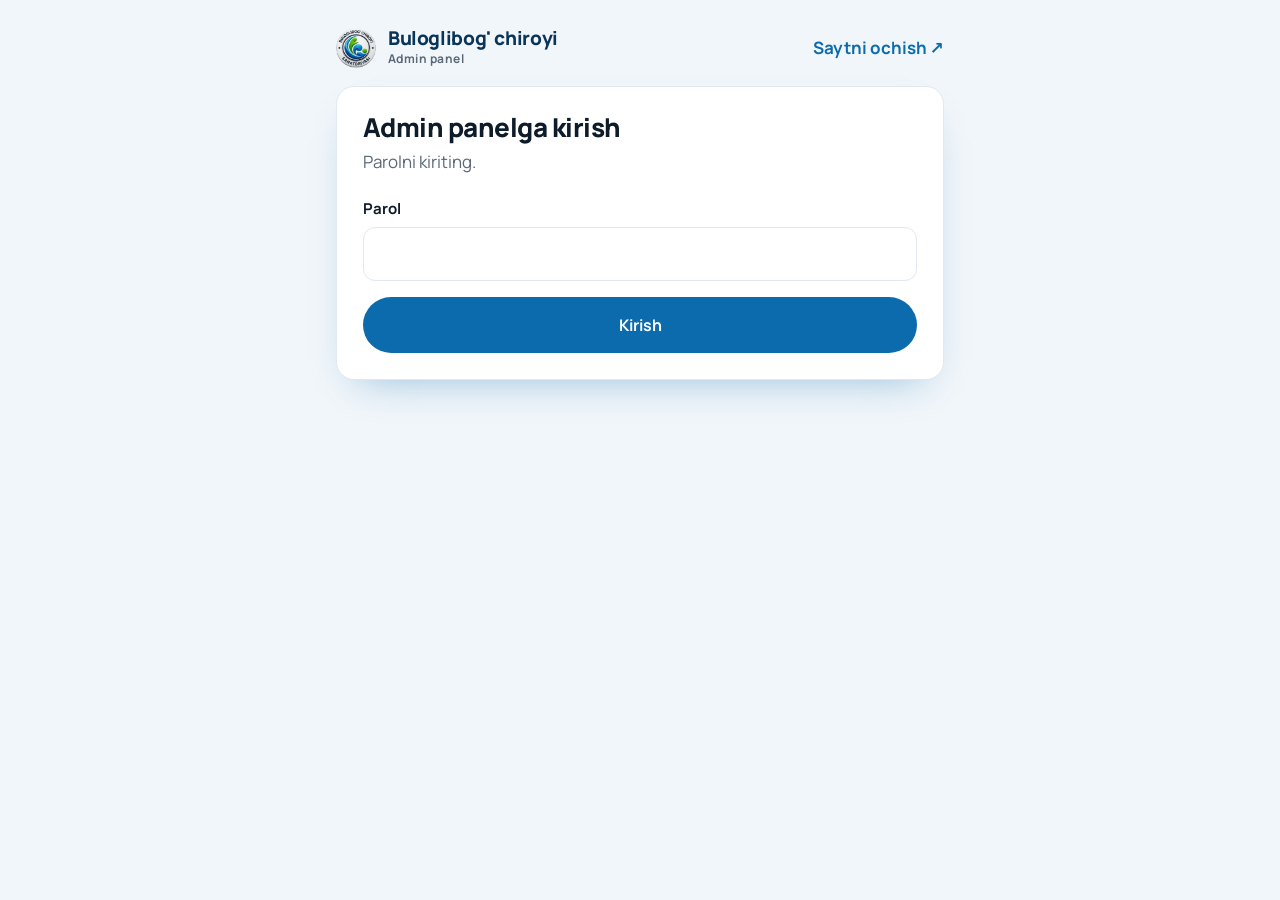
<file: admin.html>
<!DOCTYPE html>
<html lang="uz">
<head>
  <meta charset="UTF-8" />
  <meta name="viewport" content="width=device-width, initial-scale=1.0" />
  <title>Admin panel — Buloglibog' chiroyi</title>
  <meta name="robots" content="noindex, nofollow" />
  <link rel="icon" href="images/logo/logo.png" />
  <link rel="preconnect" href="https://fonts.googleapis.com" />
  <link rel="preconnect" href="https://fonts.gstatic.com" crossorigin />
  <link href="https://fonts.googleapis.com/css2?family=Manrope:wght@400;500;600;700;800&display=swap" rel="stylesheet" />
  <link rel="stylesheet" href="assets/style.css" />
  <link rel="stylesheet" href="assets/theme-b.css" />
  <style>
    body { background: var(--cream-2); }
    .adm { max-width: 640px; margin: 0 auto; padding: 28px 16px 64px; }
    .adm-card { background: #fff; border: 1px solid var(--line); border-radius: 18px; padding: 26px; box-shadow: var(--shadow); }
    .adm h1 { font-size: 26px; margin: 0 0 6px; }
    .adm .sub { color: var(--muted); margin-bottom: 22px; }
    .fld { display: grid; gap: 6px; margin-bottom: 16px; }
    .fld label { font-weight: 700; font-size: 15px; }
    .fld small { color: var(--muted); font-size: 13px; }
    .fld input { font: inherit; font-size: 16px; padding: 13px 14px; border: 1.5px solid var(--line); border-radius: 12px; background: #fff; color: var(--ink); width: 100%; }
    .fld input:focus { outline: none; border-color: var(--green-600); box-shadow: 0 0 0 3px rgba(26,135,200,.18); }
    .row3 { display: grid; grid-template-columns: repeat(3, 1fr); gap: 12px; }
    @media (max-width: 560px) { .row3 { grid-template-columns: 1fr; } }
    .grp { font-size: 13px; font-weight: 800; letter-spacing: .08em; text-transform: uppercase; color: var(--green-600); margin: 22px 0 12px; }
    .preview { background: var(--cream-2); border-radius: 12px; padding: 12px 14px; font-size: 14px; color: var(--muted); margin-top: -4px; margin-bottom: 16px; }
    .preview b { color: var(--ink); }
    .msg { display: none; padding: 12px 14px; border-radius: 12px; font-weight: 600; margin-top: 14px; }
    .msg.ok { display: block; background: #e8f6df; color: #2f6b12; }
    .msg.err { display: block; background: #fdecec; color: #a12626; }
    .top { display: flex; justify-content: space-between; align-items: center; margin-bottom: 18px; }
    .top a { font-weight: 700; color: var(--green-700); text-decoration: none; }
    .linkbtn { background: none; border: 0; color: var(--muted); font: inherit; cursor: pointer; text-decoration: underline; padding: 0; }
    [hidden] { display: none !important; }
  </style>
</head>
<body>
<div class="adm">
  <div class="top">
    <a class="brand" href="index.html"><img src="images/logo/logo.png" alt="" style="width:40px;height:40px;border-radius:50%" /><span><b>Buloglibog' chiroyi</b><small>Admin panel</small></span></a>
    <a href="index.html" target="_blank" rel="noopener">Saytni ochish ↗</a>
  </div>

  <!-- Kirish -->
  <div class="adm-card" id="login">
    <h1>Admin panelga kirish</h1>
    <p class="sub">Parolni kiriting.</p>
    <form id="loginForm">
      <div class="fld">
        <label for="pw">Parol</label>
        <input id="pw" type="password" autocomplete="current-password" required />
      </div>
      <button class="btn btn-green btn-block" type="submit" id="loginBtn">Kirish</button>
      <div class="msg" id="loginMsg"></div>
    </form>
  </div>

  <!-- Tahrirlash -->
  <div class="adm-card" id="editor" hidden>
    <h1>Sayt ma'lumotlari</h1>
    <p class="sub">O'zgartiring va <b>Saqlash</b> tugmasini bosing. Sayt 1–2 daqiqada yangilanadi.</p>
    <form id="dataForm" novalidate>
      <div class="grp">Aloqa</div>
      <div class="fld">
        <label for="telefon">Telefon raqami</label>
        <input id="telefon" name="telefon" inputmode="tel" placeholder="+998 77 324 00 03" />
        <small>Saytdagi barcha telefon raqamlari va qo'ng'iroq tugmalari o'zgaradi.</small>
      </div>
      <div class="fld">
        <label for="ariza_havola">Onlayn ariza havolasi</label>
        <input id="ariza_havola" name="ariza_havola" inputmode="url" placeholder="https://forms.gle/..." />
      </div>

      <div class="grp">Narxlar (1 kishi / 1 kun, so'm)</div>
      <div class="row3">
        <div class="fld"><label for="narx_oddiy">Oddiy</label><input id="narx_oddiy" name="narx_oddiy" inputmode="numeric" /></div>
        <div class="fld"><label for="narx_pol_lyuks">Pol-lyuks</label><input id="narx_pol_lyuks" name="narx_pol_lyuks" inputmode="numeric" /></div>
        <div class="fld"><label for="narx_lyuks">Lyuks</label><input id="narx_lyuks" name="narx_lyuks" inputmode="numeric" /></div>
      </div>
      <div class="preview" id="kursPreview"></div>

      <div class="grp">Shior</div>
      <div class="fld"><label for="shior_uz">O'zbekcha</label><input id="shior_uz" name="shior_uz" /></div>
      <div class="fld"><label for="shior_ru">Ruscha</label><input id="shior_ru" name="shior_ru" /></div>

      <button class="btn btn-sun btn-block" type="submit" id="saveBtn">Saqlash</button>
      <div class="msg" id="saveMsg"></div>
    </form>
    <p style="margin-top:18px;text-align:center"><button class="linkbtn" id="logout" type="button">Chiqish</button></p>
  </div>
</div>

<script>
(function () {
  var FIELDS = ['telefon', 'ariza_havola', 'narx_oddiy', 'narx_pol_lyuks', 'narx_lyuks', 'shior_uz', 'shior_ru'];
  var PRICES = ['narx_oddiy', 'narx_pol_lyuks', 'narx_lyuks'];
  var password = '';
  var $ = function (id) { return document.getElementById(id); };

  function store(k, v) { try { v === null ? sessionStorage.removeItem(k) : sessionStorage.setItem(k, v); } catch (e) {} }
  function load(k) { try { return sessionStorage.getItem(k); } catch (e) { return null; } }
  function fmt(n) { return String(n).replace(/\B(?=(\d{3})+(?!\d))/g, ' '); }
  function num(v) { return Number(String(v).replace(/\D/g, '')); }
  function msg(el, text, ok) { el.textContent = text; el.className = 'msg ' + (ok ? 'ok' : 'err'); }

  function post(payload) {
    return fetch('/api/save', { method: 'POST', headers: { 'Content-Type': 'application/json' }, body: JSON.stringify(payload) })
      .then(function (r) { return r.json().catch(function () { return {}; }).then(function (b) { return { ok: r.ok, body: b }; }); });
  }

  function preview() {
    var o = num($('narx_oddiy').value);
    $('kursPreview').innerHTML = o
      ? "Kurs narxlari avtomatik: <b>7 kun — " + fmt(o * 7) + "</b>, <b>10 kun — " + fmt(o * 10) + "</b>, <b>14 kun — " + fmt(o * 14) + "</b> so'm"
      : "Oddiy xona narxini kiriting";
  }

  function fill() {
    return fetch('data/sayt.json', { cache: 'no-store' }).then(function (r) { return r.json(); }).then(function (d) {
      FIELDS.forEach(function (k) { $(k).value = PRICES.indexOf(k) >= 0 ? fmt(d[k]) : (d[k] || ''); });
      preview();
    });
  }

  function openEditor() { $('login').hidden = true; $('editor').hidden = false; fill(); }

  $('loginForm').addEventListener('submit', function (e) {
    e.preventDefault();
    var pw = $('pw').value; if (!pw) return;
    $('loginBtn').disabled = true; $('loginBtn').textContent = 'Tekshirilmoqda...';
    post({ password: pw, check: true }).then(function (r) {
      if (r.ok) { password = pw; store('adm', pw); openEditor(); }
      else msg($('loginMsg'), r.body.error || 'Xatolik', false);
    }).catch(function () { msg($('loginMsg'), "Internet bilan bog'lanishda xato", false); })
      .then(function () { $('loginBtn').disabled = false; $('loginBtn').textContent = 'Kirish'; });
  });

  PRICES.forEach(function (k) {
    $(k).addEventListener('input', function () { var n = num(this.value); this.value = n ? fmt(n) : ''; preview(); });
  });

  $('dataForm').addEventListener('submit', function (e) {
    e.preventDefault();
    var data = {};
    FIELDS.forEach(function (k) { data[k] = PRICES.indexOf(k) >= 0 ? num($(k).value) : $(k).value.trim(); });
    $('saveBtn').disabled = true; $('saveBtn').textContent = 'Saqlanmoqda...';
    post({ password: password, data: data }).then(function (r) {
      if (r.ok) msg($('saveMsg'), "Saqlandi! Sayt 1–2 daqiqada yangilanadi.", true);
      else { msg($('saveMsg'), r.body.error || 'Xatolik', false); if (r.body.error === "Parol noto'g'ri") { store('adm', null); } }
    }).catch(function () { msg($('saveMsg'), "Internet bilan bog'lanishda xato", false); })
      .then(function () { $('saveBtn').disabled = false; $('saveBtn').textContent = 'Saqlash'; });
  });

  $('logout').addEventListener('click', function () { store('adm', null); password = ''; location.reload(); });

  var saved = load('adm');
  if (saved) { password = saved; openEditor(); }
})();
</script>
</body>
</html>
</file>
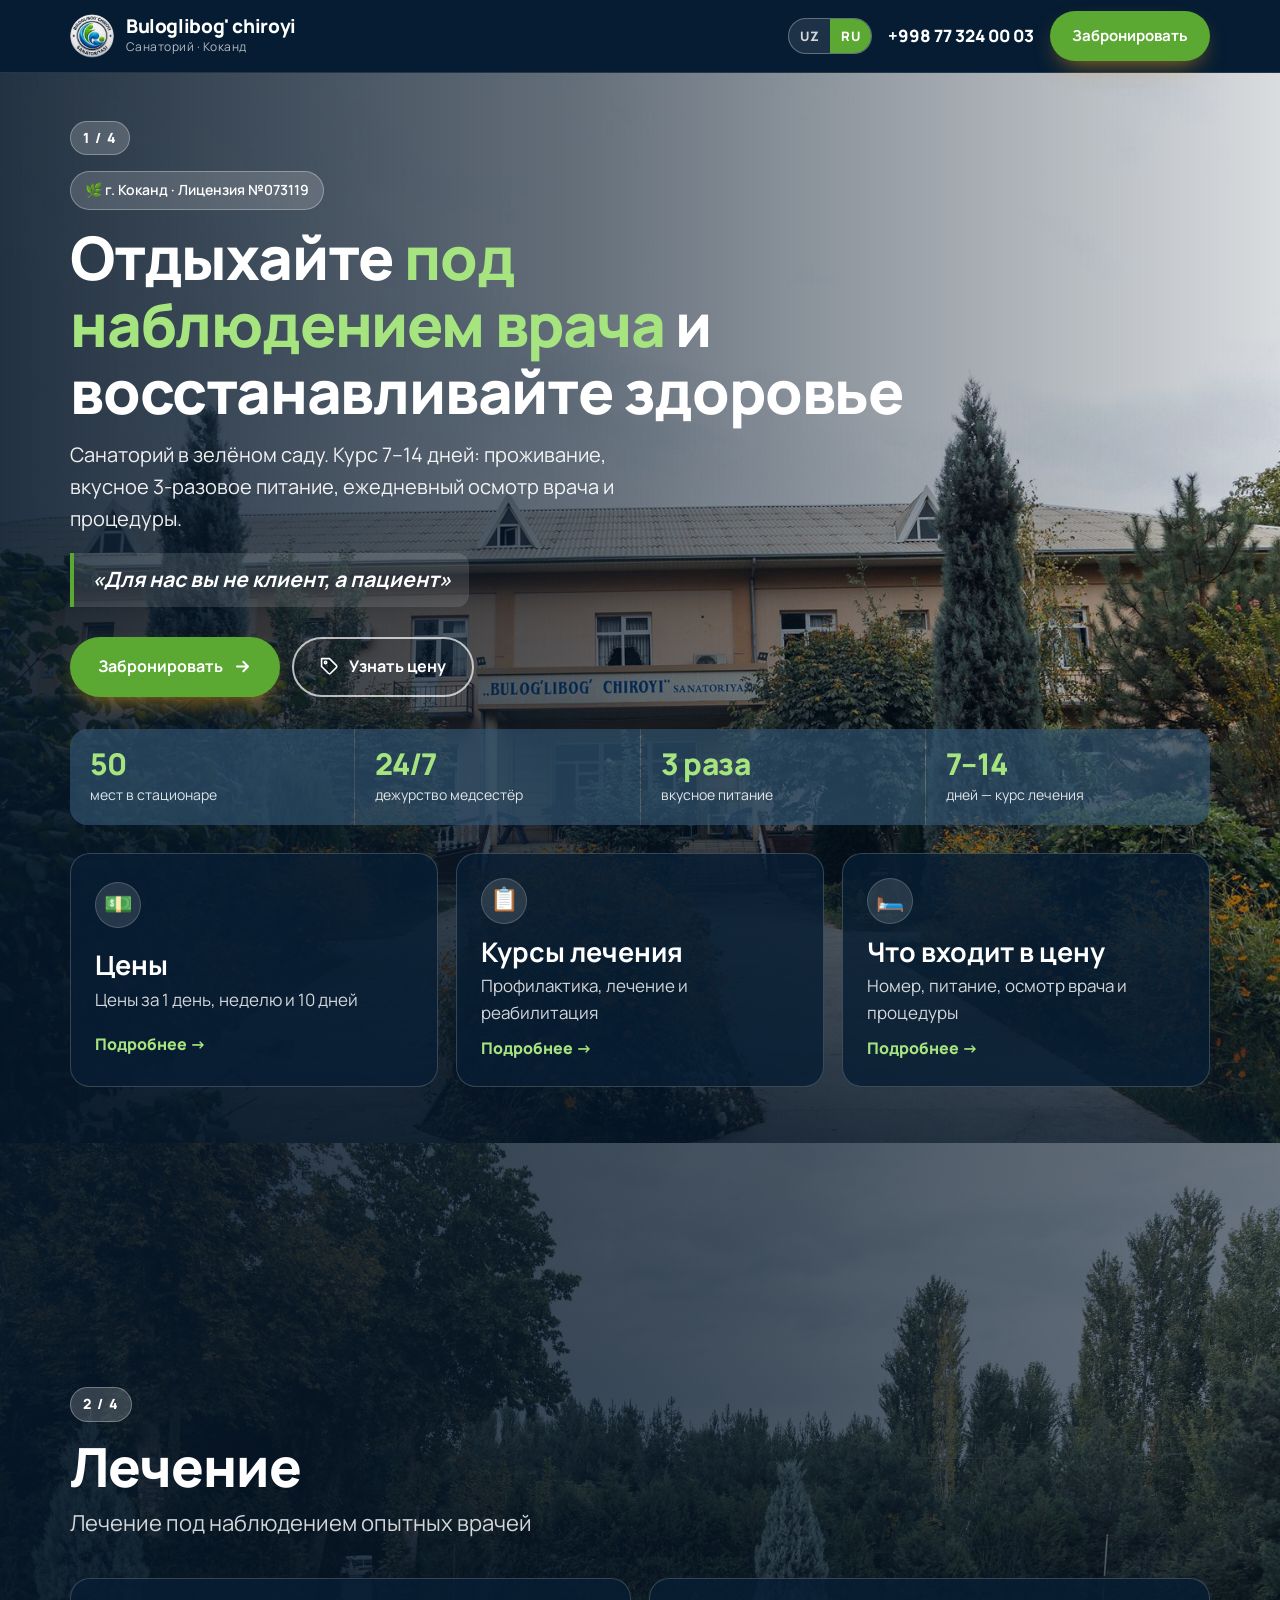
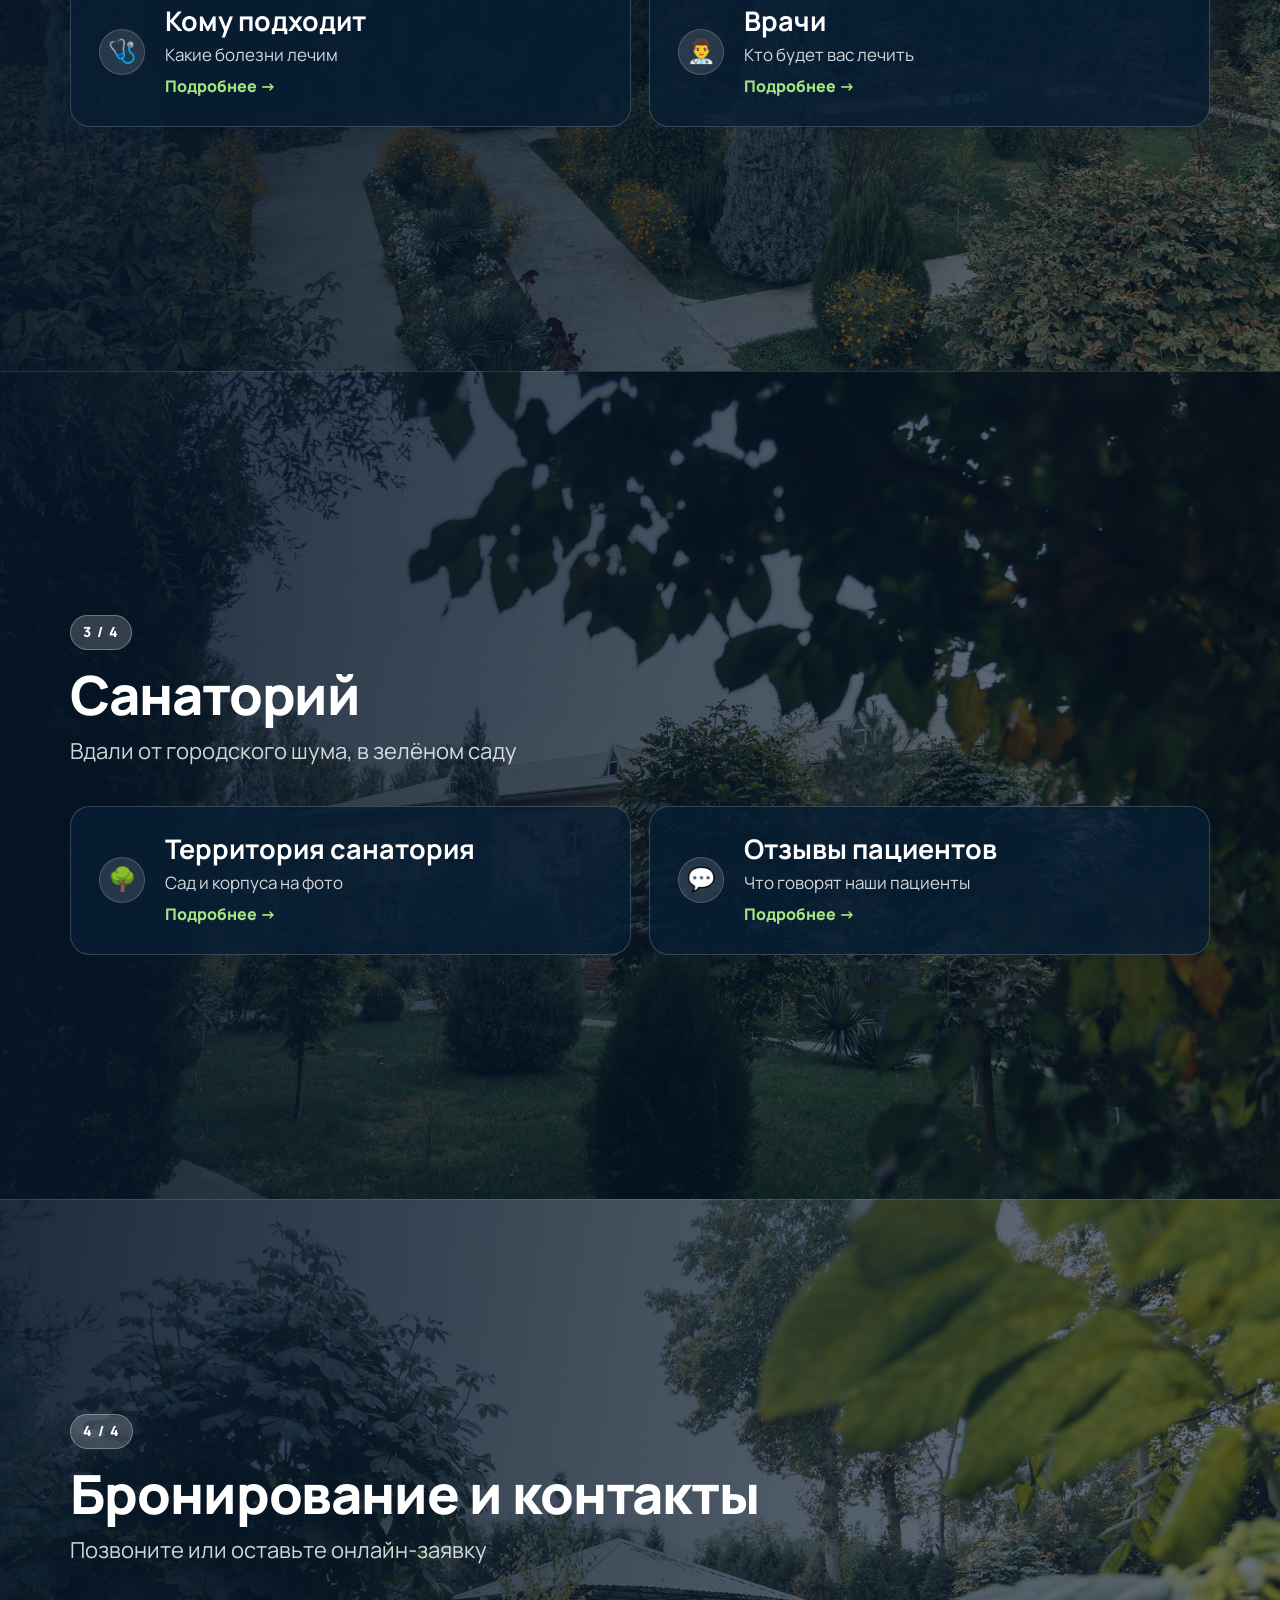
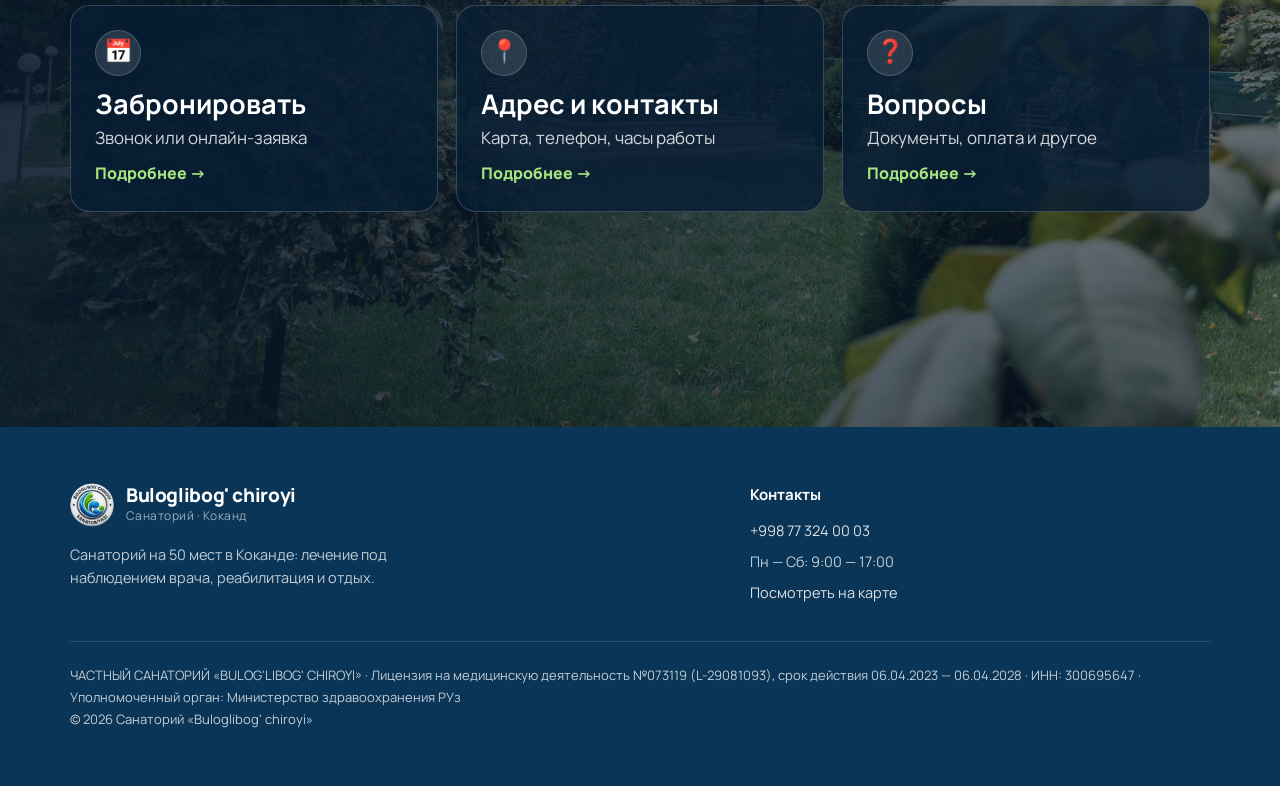
<file: ru.html>
<!DOCTYPE html>
<html lang="ru">
<head>
  <meta charset="UTF-8" />
  <meta name="viewport" content="width=device-width, initial-scale=1.0" />
  <title>Санаторий «Buloglibog' chiroyi» — Коканд | Курсы лечения и отдыха</title>
  <meta name="description" content="Санаторий «Buloglibog' chiroyi» в Коканде: курсы лечения и отдыха под наблюдением врача. Проживание, вкусное 3-разовое питание, ежедневный осмотр врача, физиотерапия — входят в цену за сутки. Тел.: +998 77 324 00 03" />
  <meta property="og:title" content="Санаторий «Buloglibog' chiroyi» — Коканд" />
  <meta property="og:description" content="Отдыхайте под наблюдением врача и восстанавливайте здоровье. Курсы лечения 7–14 дней. Бронирование: +998 77 324 00 03" />
  <meta property="og:type" content="website" />
  <meta property="og:image" content="https://buloglibog.uz/images/banner/K_F_9181.jpg" />
  <meta name="theme-color" content="#0a2540" />
  <link rel="icon" href="images/logo/logo.png" />

  <link rel="canonical" href="https://buloglibog.uz/ru.html" />
  <meta property="og:url" content="https://buloglibog.uz/ru.html" />
  <script type="application/ld+json">{"@context": "https://schema.org", "@type": "MedicalClinic", "name": "Buloglibog' chiroyi sanatoriyasi", "alternateName": "Bulog'libog' chiroyi", "url": "https://buloglibog.uz/", "logo": "https://buloglibog.uz/images/logo/logo.png", "image": "https://buloglibog.uz/images/banner/K_F_9181.jpg", "telephone": "+998773240003", "address": {"@type": "PostalAddress", "addressLocality": "Qo'qon", "addressRegion": "Farg'ona viloyati", "addressCountry": "UZ"}, "openingHoursSpecification": [{"@type": "OpeningHoursSpecification", "dayOfWeek": ["Monday", "Tuesday", "Wednesday", "Thursday", "Friday", "Saturday"], "opens": "09:00", "closes": "17:00"}], "priceRange": "340 000 – 470 000 UZS", "hasMap": "https://maps.app.goo.gl/78enxBn8ytiynUwW6", "medicalSpecialty": ["Cardiovascular", "Neurologic", "PhysicalTherapy"]}</script>
  <link rel="alternate" hreflang="uz" href="https://buloglibog.uz/" />
  <link rel="alternate" hreflang="ru" href="https://buloglibog.uz/ru.html" />
  <link rel="preconnect" href="https://fonts.googleapis.com" />
  <link rel="preconnect" href="https://fonts.gstatic.com" crossorigin />
  <link href="https://fonts.googleapis.com/css2?family=Fraunces:ital,opsz,wght@0,9..144,500;0,9..144,600;1,9..144,500&family=Manrope:wght@400;500;600;700;800&display=swap" rel="stylesheet" />
  <link rel="stylesheet" href="assets/style.css" />
  <link rel="stylesheet" href="assets/theme-b.css" />
</head>
<body>

<!-- ============ HEADER ============ -->
<header class="header">
  <div class="wrap">
    <a href="#" class="brand">
      <img src="images/logo/logo.png" alt="Логотип санатория «Buloglibog' chiroyi»" />
      <span><b>Buloglibog' chiroyi</b><small>Санаторий · Коканд</small></span>
    </a>
    <div class="header-cta">
      <div class="lang"><a href="index.html">UZ</a><a class="on" href="ru.html">RU</a></div>
      <a class="header-phone" href="tel:+998773240003">+998 77 324 00 03</a>
      <a class="btn btn-sun" href="#bron">Забронировать</a>
    </div>
  </div>
</header>

<!-- ============ 1-SAHIFA: BOSH SAHIFA ============ -->
<main class="view active" id="bosh">
<section class="hero">
  <img class="hero-bg" src="images/tabiat/K_F_9170.jpg" alt="Корпус санатория и цветник" fetchpriority="high" />
  <div class="wrap">
    <span class="screen-n">1 / 4</span>
    <span class="hero-tag">🌿 г. Коканд · Лицензия №073119</span>
    <h1>Отдыхайте <em>под наблюдением врача</em> и восстанавливайте здоровье</h1>
    <p class="sub">Санаторий в зелёном саду. Курс 7–14 дней: проживание, вкусное 3-разовое питание, ежедневный осмотр врача и процедуры.</p>
    <p class="motto">«Для нас вы не клиент, а пациент»</p>
    <div class="hero-actions">
      <a class="btn btn-sun" href="#bron">
        Забронировать
        <svg viewBox="0 0 24 24" fill="none" stroke="currentColor" stroke-width="2.4" stroke-linecap="round" stroke-linejoin="round"><path d="M5 12h14M13 6l6 6-6 6"/></svg>
      </a>
      <a class="btn btn-ghost" href="#narxlar">
        <svg viewBox="0 0 24 24" fill="none" stroke="currentColor" stroke-width="2" stroke-linecap="round" stroke-linejoin="round"><path d="M20.6 13.4l-7.2 7.2a2 2 0 01-2.8 0L2 12V2h10l8.6 8.6a2 2 0 010 2.8z"/><circle cx="7" cy="7" r="1.5"/></svg>
        Узнать цену
      </a>
    </div>
    <div class="hero-facts">
      <div><b>50</b><span>мест в стационаре</span></div>
      <div><b>24/7</b><span>дежурство медсестёр</span></div>
      <div><b>3 раза</b><span>вкусное питание</span></div>
      <div><b>7–14</b><span>дней — курс лечения</span></div>
    </div>
    <div class="hcards hero-cards hcards-3">
        <a class="hcard" href="#narxlar">
          <span class="hcard-ico" aria-hidden="true">💵</span>
          <span class="hcard-body"><b>Цены</b><small>Цены за 1 день, неделю и 10 дней</small></span>
          <span class="hcard-go">Подробнее <span aria-hidden="true">→</span></span>
        </a>
        <a class="hcard" href="#kurslar">
          <span class="hcard-ico" aria-hidden="true">📋</span>
          <span class="hcard-body"><b>Курсы лечения</b><small>Профилактика, лечение и реабилитация</small></span>
          <span class="hcard-go">Подробнее <span aria-hidden="true">→</span></span>
        </a>
        <a class="hcard" href="#narxga-kiradi">
          <span class="hcard-ico" aria-hidden="true">🛏️</span>
          <span class="hcard-body"><b>Что входит в цену</b><small>Номер, питание, осмотр врача и процедуры</small></span>
          <span class="hcard-go">Подробнее <span aria-hidden="true">→</span></span>
        </a>
      </div>
  </div>
</section>
<section class="hs" id="ekran-davolash">
  <div class="hs-bg" data-bg="images/tabiat/K_F_9206.jpg" aria-hidden="true"></div>
  <div class="wrap">
      <div class="hs-head">
        <span class="screen-n">2 / 4</span>
        <h2>Лечение</h2>
        <p class="hs-lead">Лечение под наблюдением опытных врачей</p>
      </div>
      <div class="hcards hcards-2">
        <a class="hcard" href="#kimlar-uchun">
          <span class="hcard-ico" aria-hidden="true">🩺</span>
          <span class="hcard-body"><b>Кому подходит</b><small>Какие болезни лечим</small></span>
          <span class="hcard-go">Подробнее <span aria-hidden="true">→</span></span>
        </a>
        <a class="hcard" href="#shifokorlar">
          <span class="hcard-ico" aria-hidden="true">👨‍⚕️</span>
          <span class="hcard-body"><b>Врачи</b><small>Кто будет вас лечить</small></span>
          <span class="hcard-go">Подробнее <span aria-hidden="true">→</span></span>
        </a>
      </div>
  </div>
</section>
<section class="hs" id="ekran-sanatoriya">
  <div class="hs-bg" data-bg="images/tabiat/K_F_9166.jpg" aria-hidden="true"></div>
  <div class="wrap">
      <div class="hs-head">
        <span class="screen-n">3 / 4</span>
        <h2>Санаторий</h2>
        <p class="hs-lead">Вдали от городского шума, в зелёном саду</p>
      </div>
      <div class="hcards hcards-2">
        <a class="hcard" href="#hudud">
          <span class="hcard-ico" aria-hidden="true">🌳</span>
          <span class="hcard-body"><b>Территория санатория</b><small>Сад и корпуса на фото</small></span>
          <span class="hcard-go">Подробнее <span aria-hidden="true">→</span></span>
        </a>
        <a class="hcard" href="#fikrlar">
          <span class="hcard-ico" aria-hidden="true">💬</span>
          <span class="hcard-body"><b>Отзывы пациентов</b><small>Что говорят наши пациенты</small></span>
          <span class="hcard-go">Подробнее <span aria-hidden="true">→</span></span>
        </a>
      </div>
  </div>
</section>
<section class="hs" id="ekran-aloqa">
  <div class="hs-bg" data-bg="images/tabiat/K_F_9156.jpg" aria-hidden="true"></div>
  <div class="wrap">
      <div class="hs-head">
        <span class="screen-n">4 / 4</span>
        <h2>Бронирование и контакты</h2>
        <p class="hs-lead">Позвоните или оставьте онлайн-заявку</p>
      </div>
      <div class="hcards hcards-3">
        <a class="hcard" href="#bron">
          <span class="hcard-ico" aria-hidden="true">📅</span>
          <span class="hcard-body"><b>Забронировать</b><small>Звонок или онлайн-заявка</small></span>
          <span class="hcard-go">Подробнее <span aria-hidden="true">→</span></span>
        </a>
        <a class="hcard" href="#manzil">
          <span class="hcard-ico" aria-hidden="true">📍</span>
          <span class="hcard-body"><b>Адрес и контакты</b><small>Карта, телефон, часы работы</small></span>
          <span class="hcard-go">Подробнее <span aria-hidden="true">→</span></span>
        </a>
        <a class="hcard" href="#faq">
          <span class="hcard-ico" aria-hidden="true">❓</span>
          <span class="hcard-body"><b>Вопросы</b><small>Документы, оплата и другое</small></span>
          <span class="hcard-go">Подробнее <span aria-hidden="true">→</span></span>
        </a>
      </div>
  </div>
</section>
</main>

<!-- ============ 2-SAHIFA: NARXLAR ============ -->
<main class="view page" id="narxlar" data-title="Цены">
  <div class="page-bg" style="background-image:url('images/tabiat/K_F_9206.jpg')" aria-hidden="true"></div>
  <header class="page-banner">
    <div class="wrap">
      <a class="back" href="#">← Главная</a>
      <h1><span aria-hidden="true">💵</span> Цены</h1>
      <p>Цены за 1 день, неделю и 10 дней</p>
    </div>
  </header>
<section class="section">
  <div class="wrap">
    <div class="pgroup reveal">
      <div class="pgroup-head"><span class="pgroup-n">Цена за 1 день</span><p>За 1 человека, за 1 день</p></div>
      <div class="rooms">
        <div class="room"><span class="room-tag">Самая доступная цена</span><b>Стандарт</b><strong>340 000 сум</strong><small>1 человек / 1 сутки</small></div>
        <div class="room"><b>Полулюкс</b><strong>370 000 сум</strong><small>1 человек / 1 сутки</small></div>
        <div class="room"><b>Люкс</b><strong>470 000 сум</strong><small>1 человек / 1 сутки</small></div>
      </div>
    </div>
    <div class="pgroup reveal">
      <div class="pgroup-head"><span class="pgroup-n">Цена за неделю (7 дней)</span><p>За 1 человека, за 7 дней</p></div>
      <div class="rooms">
        <div class="room"><span class="room-tag">Самая доступная цена</span><b>Стандарт</b><strong>2 380 000 сум</strong><small>1 человек / 7 дней</small></div>
        <div class="room"><b>Полулюкс</b><strong>2 590 000 сум</strong><small>1 человек / 7 дней</small></div>
        <div class="room"><b>Люкс</b><strong>3 290 000 сум</strong><small>1 человек / 7 дней</small></div>
      </div>
    </div>
    <div class="pgroup reveal">
      <div class="pgroup-head"><span class="pgroup-n">Цена за 10 дней</span><p>За 1 человека, за 10 дней</p></div>
      <div class="rooms">
        <div class="room"><span class="room-tag">Самая доступная цена</span><b>Стандарт</b><strong>3 400 000 сум</strong><small>1 человек / 10 дней</small></div>
        <div class="room"><b>Полулюкс</b><strong>3 700 000 сум</strong><small>1 человек / 10 дней</small></div>
        <div class="room"><b>Люкс</b><strong>4 700 000 сум</strong><small>1 человек / 10 дней</small></div>
      </div>
    </div>
    <p class="packs-note reveal">В цену входят проживание, вкусное 3-разовое питание, осмотр врача и процедуры. Анализы, УЗИ и ЛФК оплачиваются отдельно.</p>
  </div>
</section>
  <nav class="pager"><div class="wrap"><a class="pg prev" href="#"><small>← Главная</small><b>🏠 Главная</b></a><a class="pg next" href="#kurslar"><small>Далее →</small><b><span aria-hidden="true">📋</span> Курсы лечения</b></a></div></nav>
  <div class="view-cta"><div class="wrap">
    <span>Есть вопросы? Позвоните — мы всё объясним.</span>
    <div><a class="btn btn-line" href="tel:+998773240003">+998 77 324 00 03</a><a class="btn btn-sun" href="#bron">Забронировать</a></div>
  </div></div>
</main>

<!-- ============ 2-SAHIFA: DAVOLANISH KURSLARI ============ -->
<main class="view page" id="kurslar" data-title="Курсы лечения">
  <div class="page-bg" style="background-image:url('images/tabiat/K_F_9166.jpg')" aria-hidden="true"></div>
  <header class="page-banner">
    <div class="wrap">
      <a class="back" href="#">← Главная</a>
      <h1><span aria-hidden="true">📋</span> Курсы лечения</h1>
      <p>Профилактика, лечение и реабилитация</p>
    </div>
  </header>
<section class="section packs-bg">
  <div class="wrap">
    <div class="head center reveal">
      <span class="eyebrow">Курсы лечения</span>
      <h2>Выберите подходящий курс</h2>
      <p class="lead">В цену за сутки входят проживание, вкусное питание, осмотр врача и процедуры. Анализы, УЗИ и ЛФК оплачиваются отдельно.</p>
    </div>
    <div class="packs">
      <div class="pack reveal">
        <span class="days">7 дней</span>
        <h3>Профилактика</h3>
        <div class="price"><b>от 2 380 000 сум</b><span>340 000 сум в день × 7 дней</span></div>
        <p class="for">При усталости и стрессе, для ежегодного обследования и отдыха.</p>
        <ul>
          <li>Проживание в удобном номере</li>
          <li>Вкусное 3-разовое питание</li>
          <li>Осмотр и консультация врача</li>
          <li>Физиотерапевтические процедуры</li>
        </ul>
        <a class="btn btn-ghost btn-block" href="#bron">Забронировать</a>
      </div>
      <div class="pack best reveal">
        <span class="pack-badge">Выбирают чаще всего</span>
        <span class="days">10–14 дней</span>
        <h3>Лечебный курс</h3>
        <div class="price"><b>от 3 400 000 сум</b><span>340 000 сум в день × 10 дней</span></div>
        <p class="for">Лечение болезней сердца, давления, суставов и нервной системы.</p>
        <ul>
          <li>Всё, что входит в профилактику</li>
          <li>Ежедневный осмотр врача</li>
          <li>Индивидуальный план лечения</li>
          <li>Итоги и рекомендации в конце курса</li>
        </ul>
        <a class="btn btn-sun btn-block" href="#bron">Забронировать</a>
      </div>
      <div class="pack reveal">
        <span class="days">от 14 дней</span>
        <h3>Реабилитация</h3>
        <div class="price"><b>от 4 760 000 сум</b><span>340 000 сум в день × 14 дней</span></div>
        <p class="for">Восстановление после травмы или операции.</p>
        <ul>
          <li>Всё, что входит в лечебный курс</li>
          <li>Уход медсестёр 24/7</li>
          <li>Наблюдение невролога</li>
          <li>Усиленная физиотерапия</li>
        </ul>
        <a class="btn btn-ghost btn-block" href="#bron">Забронировать</a>
      </div>
    </div>
    <p class="packs-note reveal">Цена курса рассчитана по стандартному номеру. Цены других номеров — на странице «Цены». Остались вопросы? Звоните: <a href="tel:+998773240003">+998 77 324 00 03</a></p>
  </div>
</section>
  <nav class="pager"><div class="wrap"><a class="pg prev" href="#narxlar"><small>← Назад</small><b><span aria-hidden="true">💵</span> Цены</b></a><a class="pg next" href="#narxga-kiradi"><small>Далее →</small><b><span aria-hidden="true">🛏️</span> Что входит в цену</b></a></div></nav>
  <div class="view-cta"><div class="wrap">
    <span>Есть вопросы? Позвоните — мы всё объясним.</span>
    <div><a class="btn btn-line" href="tel:+998773240003">+998 77 324 00 03</a><a class="btn btn-sun" href="#bron">Забронировать</a></div>
  </div></div>
</main>

<!-- ============ 2-SAHIFA: NARXGA NIMALAR KIRADI ============ -->
<main class="view page" id="narxga-kiradi" data-title="Что входит в цену">
  <div class="page-bg" style="background-image:url('images/tabiat/K_F_9156.jpg')" aria-hidden="true"></div>
  <header class="page-banner">
    <div class="wrap">
      <a class="back" href="#">← Главная</a>
      <h1><span aria-hidden="true">🛏️</span> Что входит в цену</h1>
      <p>Номер, питание, осмотр врача и процедуры</p>
    </div>
  </header>
<section class="section">
  <div class="wrap incl">
    <div class="incl-photos reveal">
      <img src="images/tabiat/K_F_9170.jpg" alt="Корпус и сад санатория" loading="lazy" />
      <img src="images/tabiat/K_F_9216.jpg" alt="Светлый холл приёмной" loading="lazy" />
      <img src="images/tabiat/K_F_9160.jpg" alt="Фонтан в саду" loading="lazy" />
    </div>
    <div class="reveal">
      <span class="eyebrow">Что входит в цену</span>
      <h2>Вы просто отдыхаете — обо всём остальном позаботимся мы</h2>
      <p class="lead">С первого дня каждый день расписан: утром осмотр, днём процедуры, вечером прогулка по саду.</p>
      <div class="incl-list">
        <div class="incl-item"><span class="n">01</span><b>Удобный номер</b><span>Стандарт, полулюкс или люкс — чисто и уютно</span></div>
        <div class="incl-item"><span class="n">02</span><b>Вкусное 3-разовое питание</b><span>Вкусно и сытно, как дома</span></div>
        <div class="incl-item"><span class="n">03</span><b>Ежедневный осмотр врача</b><span>Ваше состояние постоянно под контролем</span></div>
        <div class="incl-item"><span class="n">04</span><b>Медсестра 24/7</b><span>Помощь рядом даже ночью</span></div>
        <div class="incl-item"><span class="n">05</span><b>Физиотерапия</b><span>Кабинет прямо в здании</span></div>
        <div class="incl-item"><span class="n">06</span><b>Зелёный сад</b><span>Аллеи для прогулок, беседки, фонтан</span></div>
      </div>
    </div>
  </div>
</section>
<section class="section">
  <div class="wrap">
    <div class="head center reveal">
      <span class="eyebrow">Как это работает</span>
      <h2>4 простых шага</h2>
    </div>
    <div class="steps">
      <div class="step reveal"><h3>Позвоните</h3><p>Или оставьте онлайн-заявку. Коротко расскажите о проблеме.</p></div>
      <div class="step reveal"><h3>Подберём курс и даты</h3><p>Врач порекомендует курс, мы назовём цену и свободные места.</p></div>
      <div class="step reveal"><h3>Приезжаете и заселяетесь</h3><p>Возьмите паспорт и имеющиеся анализы. В первый день — полный осмотр.</p></div>
      <div class="step reveal"><h3>Возвращаетесь здоровым</h3><p>В конце курса — результаты и рекомендации для дома.</p></div>
    </div>
  </div>
</section>
  <nav class="pager"><div class="wrap"><a class="pg prev" href="#kurslar"><small>← Назад</small><b><span aria-hidden="true">📋</span> Курсы лечения</b></a><a class="pg next" href="#kimlar-uchun"><small>Далее →</small><b><span aria-hidden="true">🩺</span> Кому подходит</b></a></div></nav>
  <div class="view-cta"><div class="wrap">
    <span>Есть вопросы? Позвоните — мы всё объясним.</span>
    <div><a class="btn btn-line" href="tel:+998773240003">+998 77 324 00 03</a><a class="btn btn-sun" href="#bron">Забронировать</a></div>
  </div></div>
</main>

<!-- ============ 2-SAHIFA: KIMLARGA MOS ============ -->
<main class="view page" id="kimlar-uchun" data-title="Кому подходит">
  <div class="page-bg" style="background-image:url('images/tabiat/K_F_9241.jpg')" aria-hidden="true"></div>
  <header class="page-banner">
    <div class="wrap">
      <a class="back" href="#">← Главная</a>
      <h1><span aria-hidden="true">🩺</span> Кому подходит</h1>
      <p>Какие болезни лечим</p>
    </div>
  </header>
<section class="section">
  <div class="wrap">
    <div class="head reveal">
      <span class="eyebrow">Вам подходит?</span>
      <h2>Чаще всего к нам приезжают с такими проблемами</h2>
      <p class="lead">Узнали себя или близкого человека? Наш врач подберёт подходящий курс.</p>
    </div>
    <div class="who">
      <div class="who-card who-main reveal">
        <div class="who-ico"><svg viewBox="0 0 24 24" fill="none" stroke="currentColor" stroke-width="2" stroke-linecap="round" stroke-linejoin="round"><path d="M3 21l9.5-9.5"/><path d="M14 3l7 7-6.5 6.5a2 2 0 01-2.8 0l-4.2-4.2a2 2 0 010-2.8z"/><path d="M11 6l7 7"/></svg></div>
        <h3>Хирургические операции</h3>
        <p>Хирургические и лапароскопические операции. Опытный хирург, современная анестезия, восстановление после операции под наблюдением врача.</p>
        <a href="#bron">Спросить об этом →</a>
      </div>
      <div class="who-card reveal">
        <div class="who-ico"><svg viewBox="0 0 24 24" fill="none" stroke="currentColor" stroke-width="2" stroke-linecap="round" stroke-linejoin="round"><path d="M20.8 4.6a5.5 5.5 0 00-7.8 0L12 5.7l-1-1.1a5.5 5.5 0 00-7.8 7.8l1 1.1L12 21l7.8-7.5 1-1.1a5.5 5.5 0 000-7.8z"/><path d="M3.5 12h4l2-3 3 6 2-3h6"/></svg></div>
        <h3>Сердце и давление</h3>
        <p>Часто поднимается давление, колет сердце, быстро устаёте. Лечение под контролем кардиолога.</p>
        <a href="#bron">Спросить об этом →</a>
      </div>
      <div class="who-card reveal">
        <div class="who-ico"><svg viewBox="0 0 24 24" fill="none" stroke="currentColor" stroke-width="2" stroke-linecap="round" stroke-linejoin="round"><path d="M12 2v20"/><path d="M8 5h8M7 9h10M8 13h8M7 17h10"/></svg></div>
        <h3>Спина, суставы и позвоночник</h3>
        <p>Боль в спине, отёк суставов, трудно двигаться. Курс физиотерапии и массажа.</p>
        <a href="#bron">Спросить об этом →</a>
      </div>
      <div class="who-card reveal">
        <div class="who-ico"><svg viewBox="0 0 24 24" fill="none" stroke="currentColor" stroke-width="2" stroke-linecap="round" stroke-linejoin="round"><circle cx="12" cy="8" r="5"/><path d="M9 8h.01M15 8h.01M9.5 10.5c1.5 1 3.5 1 5 0"/><path d="M5 21c1-3.5 4-5 7-5s6 1.5 7 5"/></svg></div>
        <h3>Нервы, стресс и бессонница</h3>
        <p>Головная боль, усталость, раздражительность. Осмотр невролога и восстановление в тишине.</p>
        <a href="#bron">Спросить об этом →</a>
      </div>
      <div class="who-card reveal">
        <div class="who-ico"><svg viewBox="0 0 24 24" fill="none" stroke="currentColor" stroke-width="2" stroke-linecap="round" stroke-linejoin="round"><path d="M4 21V10l8-6 8 6v11"/><path d="M9 21v-6h6v6"/><path d="M12 8v4M10 10h4"/></svg></div>
        <h3>После операции</h3>
        <p>Программа реабилитации после операции: вернуть силы и быстрее восстановиться.</p>
        <a href="#bron">Спросить об этом →</a>
      </div>
      <div class="who-card reveal">
        <div class="who-ico"><svg viewBox="0 0 24 24" fill="none" stroke="currentColor" stroke-width="2" stroke-linecap="round" stroke-linejoin="round"><circle cx="9" cy="7" r="3"/><circle cx="17" cy="9" r="2.5"/><path d="M3 20c.5-3.5 3-5.5 6-5.5s5.5 2 6 5.5"/><path d="M15 15.2c.6-.2 1.3-.3 2-.3 2.3 0 4 1.5 4.5 4.1"/></svg></div>
        <h3>Для пожилых родителей</h3>
        <p>Раз в год — полное обследование и отдых. Вы спокойны — они под присмотром.</p>
        <a href="#bron">Спросить об этом →</a>
      </div>
      <div class="who-card accent reveal">
        <h3>Вашей проблемы нет в списке?</h3>
        <p>Позвоните — наш врач подскажет, что делать, и порекомендует подходящий курс.</p>
        <a class="btn btn-sun" href="tel:+998773240003">+998 77 324 00 03</a>
      </div>
    </div>
  </div>
</section>
<section class="section">
  <div class="wrap">
    <div class="head reveal">
      <span class="eyebrow">А также</span>
      <h2 style="font-size:clamp(26px,3.2vw,34px)">Другие услуги санатория</h2>
    </div>
    <div class="extra reveal">
      <div><b>УЗИ-диагностика</b><span>Все виды ультразвуковых исследований</span></div>
      <div><b>Клиническая лаборатория</b><span>Результаты анализов в тот же день</span></div>
      <div><b>Кардиология и неврология</b><span>Осмотр и консультация специалиста</span></div>
      <div><b>Хирургия</b><span>Хирургические и лапароскопические операции</span></div>
    </div>
  </div>
</section>
  <nav class="pager"><div class="wrap"><a class="pg prev" href="#narxga-kiradi"><small>← Назад</small><b><span aria-hidden="true">🛏️</span> Что входит в цену</b></a><a class="pg next" href="#shifokorlar"><small>Далее →</small><b><span aria-hidden="true">👨‍⚕️</span> Врачи</b></a></div></nav>
  <div class="view-cta"><div class="wrap">
    <span>Есть вопросы? Позвоните — мы всё объясним.</span>
    <div><a class="btn btn-line" href="tel:+998773240003">+998 77 324 00 03</a><a class="btn btn-sun" href="#bron">Забронировать</a></div>
  </div></div>
</main>

<!-- ============ 2-SAHIFA: SHIFOKORLAR ============ -->
<main class="view page" id="shifokorlar" data-title="Врачи">
  <div class="page-bg" style="background-image:url('images/banner/K_F_9181.jpg')" aria-hidden="true"></div>
  <header class="page-banner">
    <div class="wrap">
      <a class="back" href="#">← Главная</a>
      <h1><span aria-hidden="true">👨‍⚕️</span> Врачи</h1>
      <p>Кто будет вас лечить</p>
    </div>
  </header>
<section class="section">
  <div class="wrap">
    <div class="head reveal">
      <span class="eyebrow">Команда</span>
      <h2>Кто будет вас лечить</h2>
      <p class="lead">Семья Кодировых — врачи, продолжающие медицинские традиции Ферганской долины.</p>
    </div>
    <div class="team">
      <div class="doc reveal"><div class="av">А</div><span class="role">Главный врач</span><h3>Кодиров Акрамжон Акбарович</h3></div>
      <div class="doc reveal"><div class="av">А</div><span class="role">Врач</span><h3>Кодиров Азизжон Акрамович</h3></div>
      <div class="doc reveal"><div class="av">А</div><span class="role">Врач</span><h3>Кодиров Акмалжон Акрамович</h3></div>
      <div class="doc reveal"><div class="av">З</div><span class="role">Старшая медсестра</span><h3>Махмудова Зилолахон Акрамовна</h3></div>
    </div>
  </div>
</section>
  <nav class="pager"><div class="wrap"><a class="pg prev" href="#kimlar-uchun"><small>← Назад</small><b><span aria-hidden="true">🩺</span> Кому подходит</b></a><a class="pg next" href="#hudud"><small>Далее →</small><b><span aria-hidden="true">🌳</span> Территория санатория</b></a></div></nav>
  <div class="view-cta"><div class="wrap">
    <span>Есть вопросы? Позвоните — мы всё объясним.</span>
    <div><a class="btn btn-line" href="tel:+998773240003">+998 77 324 00 03</a><a class="btn btn-sun" href="#bron">Забронировать</a></div>
  </div></div>
</main>

<!-- ============ 2-SAHIFA: SANATORIYA HUDUDI ============ -->
<main class="view page" id="hudud" data-title="Территория санатория">
  <div class="page-bg" style="background-image:url('images/tabiat/K_F_9170.jpg')" aria-hidden="true"></div>
  <header class="page-banner">
    <div class="wrap">
      <a class="back" href="#">← Главная</a>
      <h1><span aria-hidden="true">🌳</span> Территория санатория</h1>
      <p>Сад и корпуса на фото</p>
    </div>
  </header>
<section class="section">
  <div class="wrap">
    <div class="head reveal">
      <span class="eyebrow">Территория санатория</span>
      <h2>Вдали от городского шума, в зелёном саду</h2>
    </div>
    <div class="strip reveal">
      <a href="tabiat-ru.html"><img src="images/tabiat/K_F_9206.jpg" alt="Цветник и аллеи" loading="lazy" /></a>
      <a href="tabiat-ru.html"><img src="images/tabiat/K_F_9156.jpg" alt="Беседка в саду" loading="lazy" /></a>
      <a href="tabiat-ru.html"><img src="images/tabiat/K_F_9151.jpg" alt="Скамейки с навесом" loading="lazy" /></a>
      <a href="tabiat-ru.html"><img src="images/tabiat/K_F_9221.jpg" alt="Веранда и вид на сад" loading="lazy" /></a>
      <a href="tabiat-ru.html"><img src="images/tabiat/K_F_9241.jpg" alt="Въезд на территорию" loading="lazy" /><span class="more">Все фото →</span></a>
    </div>
  </div>
</section>
  <nav class="pager"><div class="wrap"><a class="pg prev" href="#shifokorlar"><small>← Назад</small><b><span aria-hidden="true">👨‍⚕️</span> Врачи</b></a><a class="pg next" href="#fikrlar"><small>Далее →</small><b><span aria-hidden="true">💬</span> Отзывы пациентов</b></a></div></nav>
  <div class="view-cta"><div class="wrap">
    <span>Есть вопросы? Позвоните — мы всё объясним.</span>
    <div><a class="btn btn-line" href="tel:+998773240003">+998 77 324 00 03</a><a class="btn btn-sun" href="#bron">Забронировать</a></div>
  </div></div>
</main>

<!-- ============ 2-SAHIFA: BEMORLAR FIKRI ============ -->
<main class="view page" id="fikrlar" data-title="Отзывы пациентов">
  <div class="page-bg" style="background-image:url('images/tabiat/K_F_9206.jpg')" aria-hidden="true"></div>
  <header class="page-banner">
    <div class="wrap">
      <a class="back" href="#">← Главная</a>
      <h1><span aria-hidden="true">💬</span> Отзывы пациентов</h1>
      <p>Что говорят наши пациенты</p>
    </div>
  </header>
<section class="section">
  <div class="wrap">
    <div class="head reveal">
      <span class="eyebrow">Отзывы пациентов</span>
      <h2>Что говорят те, кто у нас лечился</h2>
    </div>
    <div class="reviews">
      <div class="review reveal">
        <div class="stars">★★★★★</div>
        <blockquote>«Приехал с болезнью сердца. Акрам-ака и его команда лечили очень внимательно. После 14-дневного курса чувствую себя на 10 лет моложе. Спасибо!»</blockquote>
        <div class="who-r">Даврон-ака, 58 лет<span>г. Фергана</span></div>
      </div>
      <div class="review reveal">
        <div class="stars">★★★★★</div>
        <blockquote>«Забронировала курс физиотерапии для мамы. Медсёстры очень заботливые, номера чистые, еда вкусная. Главное — мама снова хорошо ходит.»</blockquote>
        <div class="who-r">Мадина-опа, 34 года<span>г. Коканд</span></div>
      </div>
      <div class="review reveal">
        <div class="stars">★★★★★</div>
        <blockquote>«Восстанавливался здесь после операции. Маленький разрез, боли почти не было, через 3 дня был дома. Азиз-ака — настоящий профессионал.»</blockquote>
        <div class="who-r">Бекзод-ака, 41 год<span>г. Маргилан</span></div>
      </div>
    </div>
  </div>
</section>
  <nav class="pager"><div class="wrap"><a class="pg prev" href="#hudud"><small>← Назад</small><b><span aria-hidden="true">🌳</span> Территория санатория</b></a><a class="pg next" href="#faq"><small>Далее →</small><b><span aria-hidden="true">❓</span> Вопросы</b></a></div></nav>
  <div class="view-cta"><div class="wrap">
    <span>Есть вопросы? Позвоните — мы всё объясним.</span>
    <div><a class="btn btn-line" href="tel:+998773240003">+998 77 324 00 03</a><a class="btn btn-sun" href="#bron">Забронировать</a></div>
  </div></div>
</main>

<!-- ============ 2-SAHIFA: SAVOLLAR ============ -->
<main class="view page" id="faq" data-title="Вопросы">
  <div class="page-bg" style="background-image:url('images/tabiat/K_F_9166.jpg')" aria-hidden="true"></div>
  <header class="page-banner">
    <div class="wrap">
      <a class="back" href="#">← Главная</a>
      <h1><span aria-hidden="true">❓</span> Вопросы</h1>
      <p>Документы, оплата и другое</p>
    </div>
  </header>
<section class="section">
  <div class="wrap">
    <div class="head center reveal">
      <span class="eyebrow">Вопросы</span>
      <h2>Частые вопросы</h2>
    </div>
    <div class="faq reveal">
      <details open>
        <summary>Сколько стоит?</summary>
        <p>Цена за 1 человека в сутки: стандарт — 340 000 сум, полулюкс — 370 000 сум, люкс — 470 000 сум. Например, 10-дневный курс в стандартном номере — 3 400 000 сум. В цену входят проживание, питание, осмотр врача и процедуры; анализы, УЗИ и ЛФК оплачиваются отдельно. Подробнее: <a href="tel:+998773240003">+998 77 324 00 03</a>.</p>
      </details>
      <details>
        <summary>Как забронировать место?</summary>
        <p>Позвоните или <a href="https://forms.gle/gRoHzKbZsQmoLKWW8" target="_blank" rel="noopener">оставьте онлайн-заявку</a>. Наш специалист свяжется с вами и поможет выбрать курс и даты.</p>
      </details>
      <details>
        <summary>Сколько длится курс?</summary>
        <p>Обычно 7–14 дней. Точный срок врач назначит после осмотра — в зависимости от заболевания и его тяжести.</p>
      </details>
      <details>
        <summary>Какие нужны документы?</summary>
        <p>Паспорт или ID-карта. Если есть — прежние анализы, ЭКГ и результаты УЗИ. Если понадобится что-то ещё, предупредим заранее.</p>
      </details>
      <details>
        <summary>Можно приехать вместе с близким?</summary>
        <p>Да. Цена считается за каждого человека отдельно. Подробные условия уточните по телефону.</p>
      </details>
      <details>
        <summary>Как оплатить?</summary>
        <p>Наличными, банковской картой или переводом.</p>
      </details>
    </div>
  </div>
</section>
  <nav class="pager"><div class="wrap"><a class="pg prev" href="#fikrlar"><small>← Назад</small><b><span aria-hidden="true">💬</span> Отзывы пациентов</b></a><a class="pg next" href="#manzil"><small>Далее →</small><b><span aria-hidden="true">📍</span> Адрес и контакты</b></a></div></nav>
  <div class="view-cta"><div class="wrap">
    <span>Есть вопросы? Позвоните — мы всё объясним.</span>
    <div><a class="btn btn-line" href="tel:+998773240003">+998 77 324 00 03</a><a class="btn btn-sun" href="#bron">Забронировать</a></div>
  </div></div>
</main>

<!-- ============ 2-SAHIFA: MANZIL VA ALOQA ============ -->
<main class="view page" id="manzil" data-title="Адрес и контакты">
  <div class="page-bg" style="background-image:url('images/tabiat/K_F_9156.jpg')" aria-hidden="true"></div>
  <header class="page-banner">
    <div class="wrap">
      <a class="back" href="#">← Главная</a>
      <h1><span aria-hidden="true">📍</span> Адрес и контакты</h1>
      <p>Карта, телефон, часы работы</p>
    </div>
  </header>
<section class="section">
  <div class="wrap">
    <div class="head reveal">
      <span class="eyebrow">Адрес</span>
      <h2>Как нас найти</h2>
    </div>
    <div class="contact">
      <div class="contact-card reveal">
        <div class="row"><b>Телефон</b><a class="big" href="tel:+998773240003">+998 77 324 00 03</a></div>
        <div class="row"><b>Адрес</b><div>Ферганская область, г. Коканд</div><span style="color:var(--muted);font-size:14px">Plus Code: GXGQ+3M4</span></div>
        <div class="row"><b>Часы работы</b><div>Пн — Сб: 9:00 — 17:00</div><span style="color:var(--muted);font-size:14px">Стационар: 24/7</span></div>
        <a class="btn btn-line" href="https://maps.app.goo.gl/78enxBn8ytiynUwW6" target="_blank" rel="noopener">Открыть маршрут на карте</a>
      </div>
      <div class="map reveal">
        <iframe title="Buloglibog' chiroyi sanatoriyasi xaritada" loading="lazy" referrerpolicy="no-referrer-when-downgrade"
          src="https://maps.google.com/maps?q=GXGQ%2B3M4%20Kokand&z=15&output=embed"></iframe>
      </div>
    </div>
  </div>
</section>
  <nav class="pager"><div class="wrap"><a class="pg prev" href="#faq"><small>← Назад</small><b><span aria-hidden="true">❓</span> Вопросы</b></a><a class="pg next" href="#bron"><small>Далее →</small><b><span aria-hidden="true">📅</span> Забронировать</b></a></div></nav>
  <div class="view-cta"><div class="wrap">
    <span>Есть вопросы? Позвоните — мы всё объясним.</span>
    <div><a class="btn btn-line" href="tel:+998773240003">+998 77 324 00 03</a><a class="btn btn-sun" href="#bron">Забронировать</a></div>
  </div></div>
</main>

<!-- ============ 2-SAHIFA: JOY BAND QILISH ============ -->
<main class="view page" id="bron" data-title="Забронировать">
  <div class="page-bg" style="background-image:url('images/tabiat/K_F_9241.jpg')" aria-hidden="true"></div>
  <header class="page-banner">
    <div class="wrap">
      <a class="back" href="#">← Главная</a>
      <h1><span aria-hidden="true">📅</span> Забронировать</h1>
      <p>Звонок или онлайн-заявка</p>
    </div>
  </header>
<section class="section">
  <div class="wrap">
    <div class="lead-box reveal">
      <div class="txt">
        <span class="eyebrow">Забронировать</span>
        <h2>Мест немного — бронируйте заранее</h2>
        <p>Всего 50 мест. Позвоните или оставьте заявку — наш специалист свяжется с вами и расскажет о курсе, датах и цене.</p>
        <ul class="lead-perks">
          <li>Консультация и информация о цене — бесплатно</li>
          <li>Удобные даты выбираете сами</li>
          <li>Наличные, карта или банковский перевод</li>
        </ul>
      </div>
      <div class="form">
        <a class="btn btn-green btn-block" href="tel:+998773240003">
          <svg viewBox="0 0 24 24" fill="none" stroke="currentColor" stroke-width="2" stroke-linecap="round" stroke-linejoin="round"><path d="M3 5a2 2 0 012-2h2.5a1 1 0 01.95.68l1.2 3.6a1 1 0 01-.27 1.05L7.6 9.7a13 13 0 006.7 6.7l1.4-1.78a1 1 0 011.05-.27l3.6 1.2a1 1 0 01.68.95V19a2 2 0 01-2 2A18 18 0 013 5z"/></svg>
          +998 77 324 00 03
        </a>
        <p class="hint">Понедельник — суббота, 9:00 — 17:00</p>
        <div class="or">или</div>
        <a class="btn btn-sun btn-block" href="https://forms.gle/gRoHzKbZsQmoLKWW8" target="_blank" rel="noopener">
          Оставить онлайн-заявку
          <svg viewBox="0 0 24 24" fill="none" stroke="currentColor" stroke-width="2.4" stroke-linecap="round" stroke-linejoin="round"><path d="M5 12h14M13 6l6 6-6 6"/></svg>
        </a>
        <p class="hint">Займёт 1 минуту. Перезвоним в рабочее время.</p>
      </div>
    </div>
  </div>
</section>
  <nav class="pager"><div class="wrap"><a class="pg prev" href="#manzil"><small>← Назад</small><b><span aria-hidden="true">📍</span> Адрес и контакты</b></a><a class="pg next" href="#"><small>Главная →</small><b>🏠 Главная</b></a></div></nav>
</main>

<!-- ============ FOOTER ============ -->
<footer class="footer">
  <div class="wrap">
    <div class="grid">
      <div>
        <a href="#" class="brand">
          <img src="images/logo/logo.png" alt="" />
          <span><b>Buloglibog' chiroyi</b><small>Санаторий · Коканд</small></span>
        </a>
        <p style="margin-top:16px;max-width:360px">Санаторий на 50 мест в Коканде: лечение под наблюдением врача, реабилитация и отдых.</p>
      </div>
      <div>
        <h4>Контакты</h4>
        <ul>
          <li><a href="tel:+998773240003">+998 77 324 00 03</a></li>
          <li>Пн — Сб: 9:00 — 17:00</li>
          <li><a href="https://maps.app.goo.gl/78enxBn8ytiynUwW6" target="_blank" rel="noopener">Посмотреть на карте</a></li>
        </ul>
      </div>
    </div>
    <div class="legal">
      ЧАСТНЫЙ САНАТОРИЙ «BULOG'LIBOG' CHIROYI» · Лицензия на медицинскую деятельность №073119 (L-29081093), срок действия 06.04.2023 — 06.04.2028 · ИНН: 300695647 · Уполномоченный орган: Министерство здравоохранения РУз<br />
      © 2026 Санаторий «Buloglibog' chiroyi»
    </div>
  </div>
</footer>

<!-- Mobil pastki panel -->
<div class="mbar">
  <a class="btn btn-green" href="tel:+998773240003">Позвонить</a>
  <a class="btn btn-sun" href="#bron">Забронировать</a>
</div>

<script>
  // 2 sahifali tuzilma: bosh sahifa (tugmalar) va tanlangan bo'lim sahifasi
  (function () {
    var views = document.querySelectorAll('.view');
    var home = document.getElementById('bosh');
    var baseTitle = document.title;
    function show() {
      var id = decodeURIComponent(location.hash.slice(1));
      var el = id && document.getElementById(id);
      var target = el && el.closest ? el.closest('.view') : null;
      if (!target) { target = home; el = null; }
      var sub = (el && el !== target) ? el : null;
      views.forEach(function (v) { v.classList.toggle('active', v === target); });
      target.querySelectorAll('.reveal').forEach(function (e) { e.classList.add('in'); });
      document.title = target === home ? baseTitle : target.getAttribute('data-title') + " — санаторий «Buloglibog' chiroyi»";
      function go() {
        if (sub) { window.scrollTo(0, sub.getBoundingClientRect().top + window.pageYOffset - 70); }
        else window.scrollTo(0, 0);
      }
      go(); setTimeout(go, 0);
    }
    if ('scrollRestoration' in history) history.scrollRestoration = 'manual';
    window.addEventListener('hashchange', show);
    window.addEventListener('load', function () { if (!location.hash) window.scrollTo(0, 0); });
    show();
  })();
</script>
<script>
  // Til almashtirganda ochiq bo'limni saqlash
  document.querySelectorAll('.lang a').forEach(function (a) {
    a.addEventListener('click', function () { if (location.hash) a.href = a.getAttribute('href') + location.hash; });
  });
</script>
<script>
  // Fon suratlarini faqat ekranga yaqinlashganda yuklash (sayt tezroq ochiladi)
  (function () {
    var els = document.querySelectorAll('[data-bg]');
    function load(el) { el.style.backgroundImage = "url('" + el.getAttribute('data-bg') + "')"; el.removeAttribute('data-bg'); }
    if (!('IntersectionObserver' in window)) { els.forEach(load); return; }
    var io = new IntersectionObserver(function (en) {
      en.forEach(function (e) { if (e.isIntersecting) { load(e.target); io.unobserve(e.target); } });
    }, { rootMargin: '400px 0px' });
    els.forEach(function (el) { io.observe(el); });
  })();
</script>
<script src="assets/data.js" defer></script>
</body>
</html>
</file>
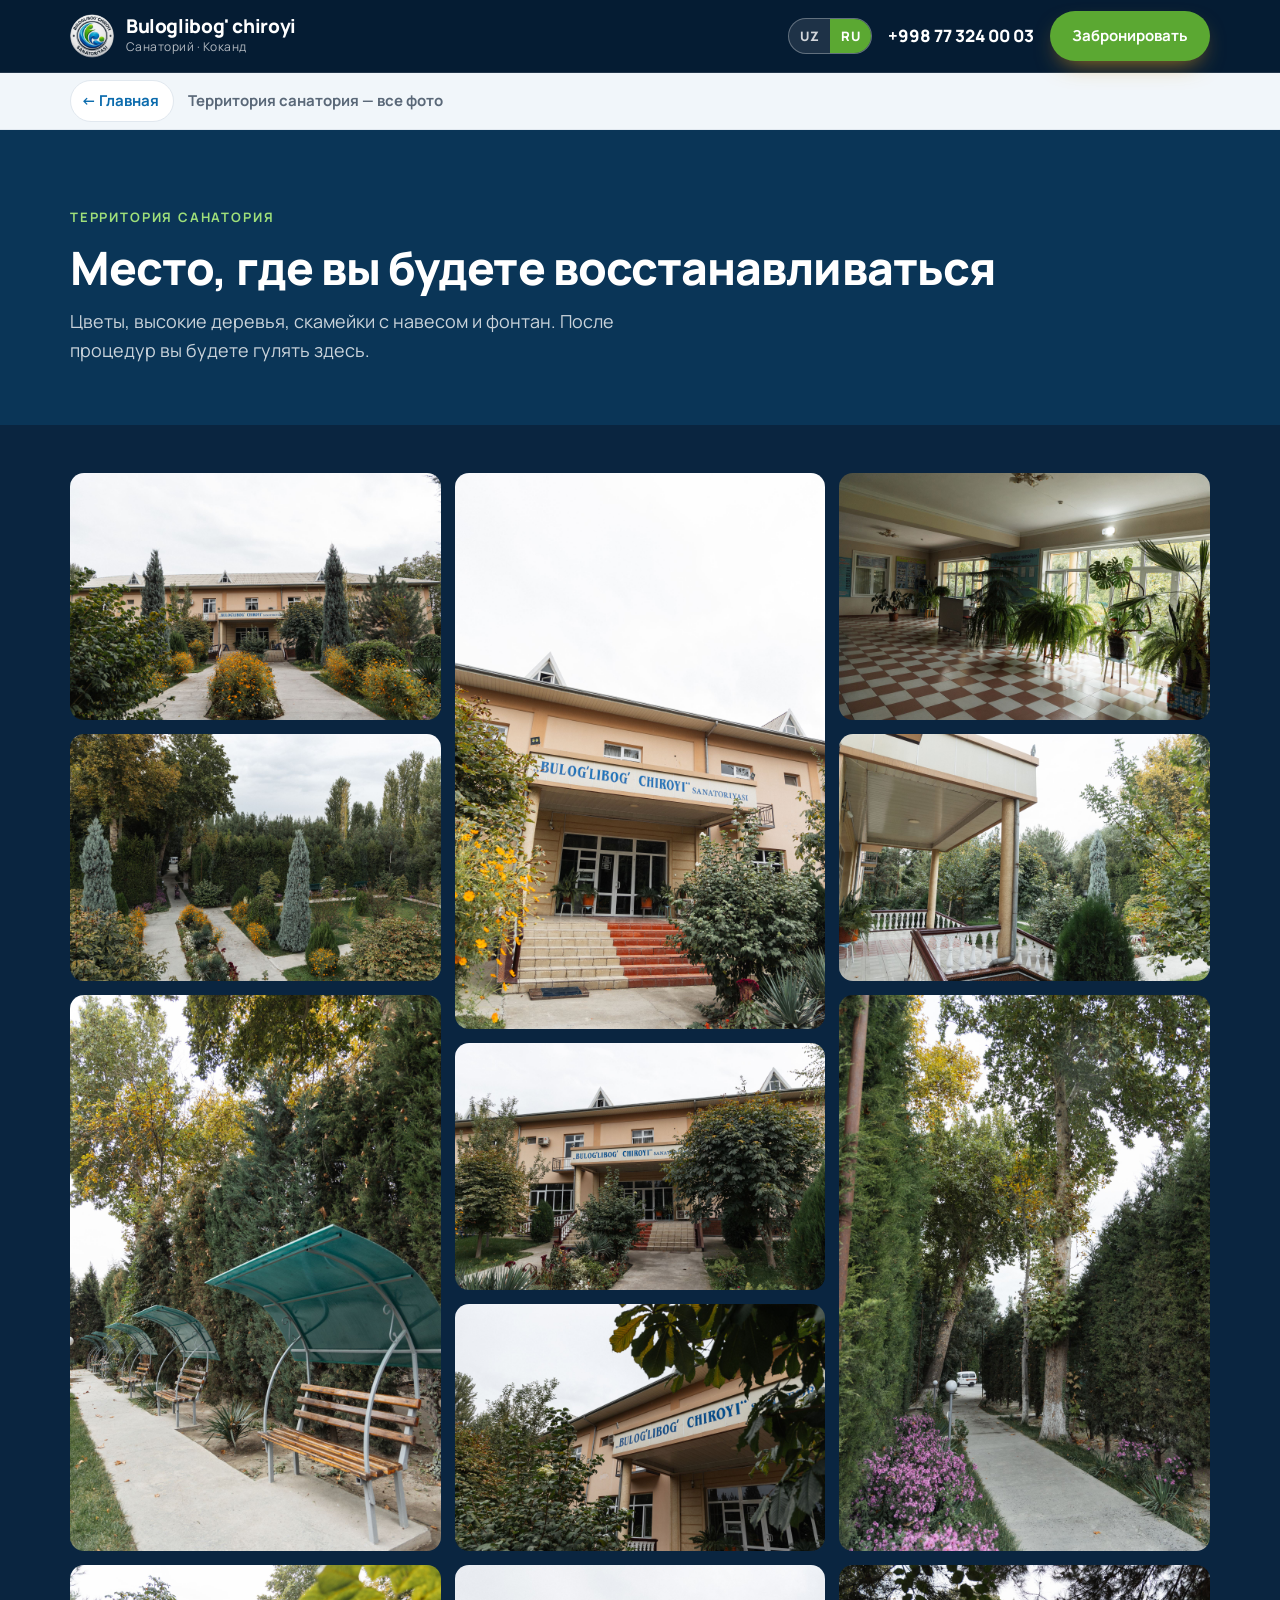
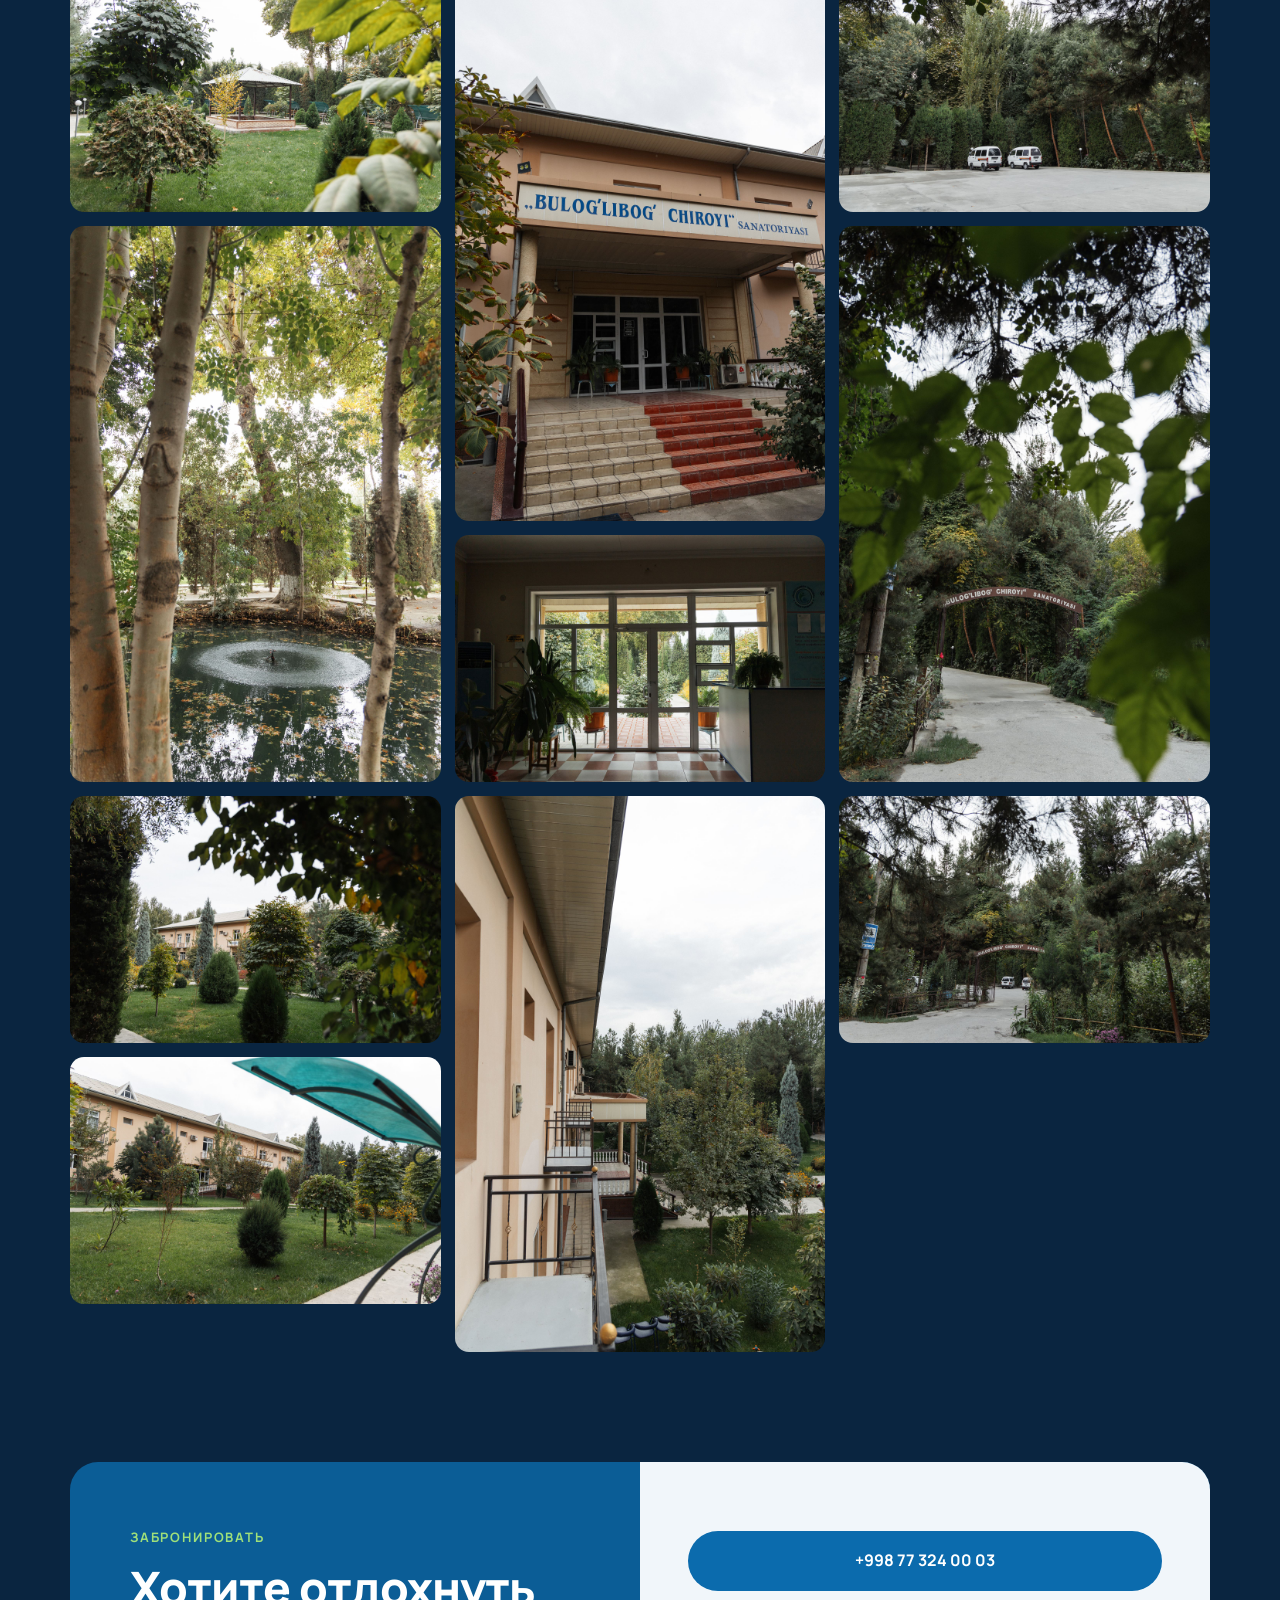
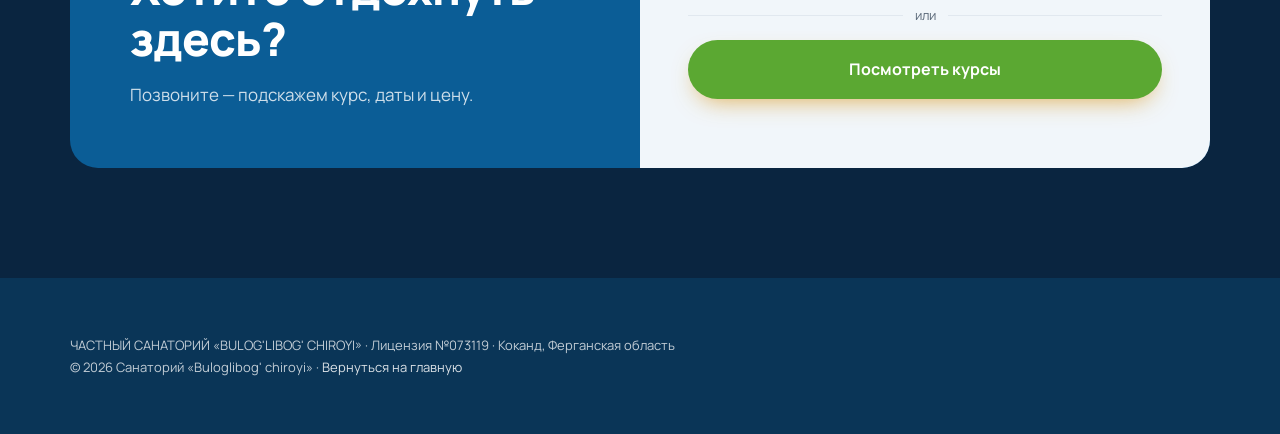
<file: tabiat-ru.html>
<!DOCTYPE html>
<html lang="ru">
<head>
  <meta charset="UTF-8" />
  <meta name="viewport" content="width=device-width, initial-scale=1.0" />
  <title>Территория — санаторий «Buloglibog' chiroyi», Коканд</title>
  <meta name="description" content="Территория санатория «Buloglibog' chiroyi» на фото: зелёный сад, аллеи, беседки, фонтан. Бронирование: +998 77 324 00 03" />
  <meta name="theme-color" content="#0a2540" />
  <link rel="icon" href="images/logo/logo.png" />
  <link rel="canonical" href="https://buloglibog.uz/tabiat-ru.html" />
  <link rel="alternate" hreflang="uz" href="https://buloglibog.uz/tabiat.html" />
  <link rel="alternate" hreflang="ru" href="https://buloglibog.uz/tabiat-ru.html" />
  <link rel="preconnect" href="https://fonts.googleapis.com" />
  <link rel="preconnect" href="https://fonts.gstatic.com" crossorigin />
  <link href="https://fonts.googleapis.com/css2?family=Fraunces:ital,opsz,wght@0,9..144,500;0,9..144,600;1,9..144,500&family=Manrope:wght@400;500;600;700;800&display=swap" rel="stylesheet" />
  <link rel="stylesheet" href="assets/style.css" />
  <link rel="stylesheet" href="assets/theme-b.css" />
</head>
<body>

<header class="header">
  <div class="wrap">
    <a href="ru.html" class="brand">
      <img src="images/logo/logo.png" alt="Логотип санатория «Buloglibog' chiroyi»" />
      <span><b>Buloglibog' chiroyi</b><small>Санаторий · Коканд</small></span>
    </a>
    <div class="header-cta">
      <div class="lang"><a href="tabiat.html">UZ</a><a class="on" href="tabiat-ru.html">RU</a></div>
      <a class="header-phone" href="tel:+998773240003">+998 77 324 00 03</a>
      <a class="btn btn-sun" href="ru.html#bron">Забронировать</a>
    </div>
  </div>
</header>

<div class="viewbar"><div class="wrap"><a class="back" href="ru.html">← Главная</a><span>Территория санатория — все фото</span></div></div>

<section class="page-hero">
  <div class="wrap">
    <span class="eyebrow">Территория санатория</span>
    <h2>Место, где вы будете восстанавливаться</h2>
    <p>Цветы, высокие деревья, скамейки с навесом и фонтан. После процедур вы будете гулять здесь.</p>
  </div>
</section>

<section class="section" style="padding-top:48px">
  <div class="wrap">
    <div class="masonry" id="gallery"></div>
  </div>
</section>

<section class="section" style="padding-top:0">
  <div class="wrap">
    <div class="lead-box">
      <div class="txt">
        <span class="eyebrow">Забронировать</span>
        <h2>Хотите отдохнуть здесь?</h2>
        <p>Позвоните — подскажем курс, даты и цену.</p>
      </div>
      <div class="form">
        <a class="btn btn-green btn-block" href="tel:+998773240003">+998 77 324 00 03</a>
        <div class="or">или</div>
        <a class="btn btn-sun btn-block" href="ru.html#kurslar">Посмотреть курсы</a>
      </div>
    </div>
  </div>
</section>

<footer class="footer">
  <div class="wrap">
    <div class="legal" style="margin-top:0;border-top:0;padding-top:0">
      ЧАСТНЫЙ САНАТОРИЙ «BULOG'LIBOG' CHIROYI» · Лицензия №073119 · Коканд, Ферганская область<br />
      © 2026 Санаторий «Buloglibog' chiroyi» · <a href="ru.html">Вернуться на главную</a>
    </div>
  </div>
</footer>

<div class="mbar">
  <a class="btn btn-green" href="tel:+998773240003">Позвонить</a>
  <a class="btn btn-sun" href="ru.html#bron">Забронировать</a>
</div>

<div class="lb" id="lb" role="dialog" aria-modal="true" aria-label="Фото">
  <button class="x" aria-label="Закрыть">×</button>
  <button class="prev" aria-label="Назад">‹</button>
  <img id="lb-img" alt="" />
  <button class="next" aria-label="Далее">›</button>
  <div class="cnt" id="lb-cnt"></div>
</div>

<script>
  var images = [
    "K_F_9170.jpg","K_F_9206.jpg","K_F_9151.jpg","K_F_9156.jpg","K_F_9160.jpg",
    "K_F_9166.jpg","K_F_9176.jpg","K_F_9180.jpg","K_F_9186.jpg","K_F_9191.jpg",
    "K_F_9196.jpg","K_F_9201.jpg","K_F_9211.jpg","K_F_9216.jpg","K_F_9221.jpg",
    "K_F_9226.jpg","K_F_9231.jpg","K_F_9236.jpg","K_F_9241.jpg"
  ];
  var gallery = document.getElementById('gallery');
  images.forEach(function (name, i) {
    var b = document.createElement('button');
    b.type = 'button';
    b.setAttribute('aria-label', 'Увеличить фото ' + (i + 1));
    b.innerHTML = '<img src="images/tabiat/' + name + '" alt="Территория санатория — фото ' + (i + 1) + '" loading="lazy" />';
    b.addEventListener('click', function () { open(i); });
    gallery.appendChild(b);
  });

  var lb = document.getElementById('lb'), img = document.getElementById('lb-img'), cnt = document.getElementById('lb-cnt'), cur = 0;
  function show() { img.src = 'images/tabiat/' + images[cur]; cnt.textContent = (cur + 1) + ' / ' + images.length; }
  function open(i) { cur = i; show(); lb.classList.add('open'); document.body.style.overflow = 'hidden'; }
  function close() { lb.classList.remove('open'); document.body.style.overflow = ''; }
  function go(d) { cur = (cur + d + images.length) % images.length; show(); }
  lb.querySelector('.x').onclick = close;
  lb.querySelector('.prev').onclick = function (e) { e.stopPropagation(); go(-1); };
  lb.querySelector('.next').onclick = function (e) { e.stopPropagation(); go(1); };
  lb.addEventListener('click', function (e) { if (e.target === lb) close(); });
  document.addEventListener('keydown', function (e) {
    if (!lb.classList.contains('open')) return;
    if (e.key === 'Escape') close();
    if (e.key === 'ArrowLeft') go(-1);
    if (e.key === 'ArrowRight') go(1);
  });
  // Telefonda surib almashtirish
  var sx = null;
  lb.addEventListener('touchstart', function (e) { sx = e.touches[0].clientX; }, { passive: true });
  lb.addEventListener('touchend', function (e) {
    if (sx === null) return;
    var dx = e.changedTouches[0].clientX - sx;
    if (Math.abs(dx) > 50) go(dx < 0 ? 1 : -1);
    sx = null;
  });
</script>
<script>
  // Til almashtirganda ochiq bo'limni saqlash
  document.querySelectorAll('.lang a').forEach(function (a) {
    a.addEventListener('click', function () { if (location.hash) a.href = a.getAttribute('href') + location.hash; });
  });
</script>
<script src="assets/data.js" defer></script>
</body>
</html>
</file>
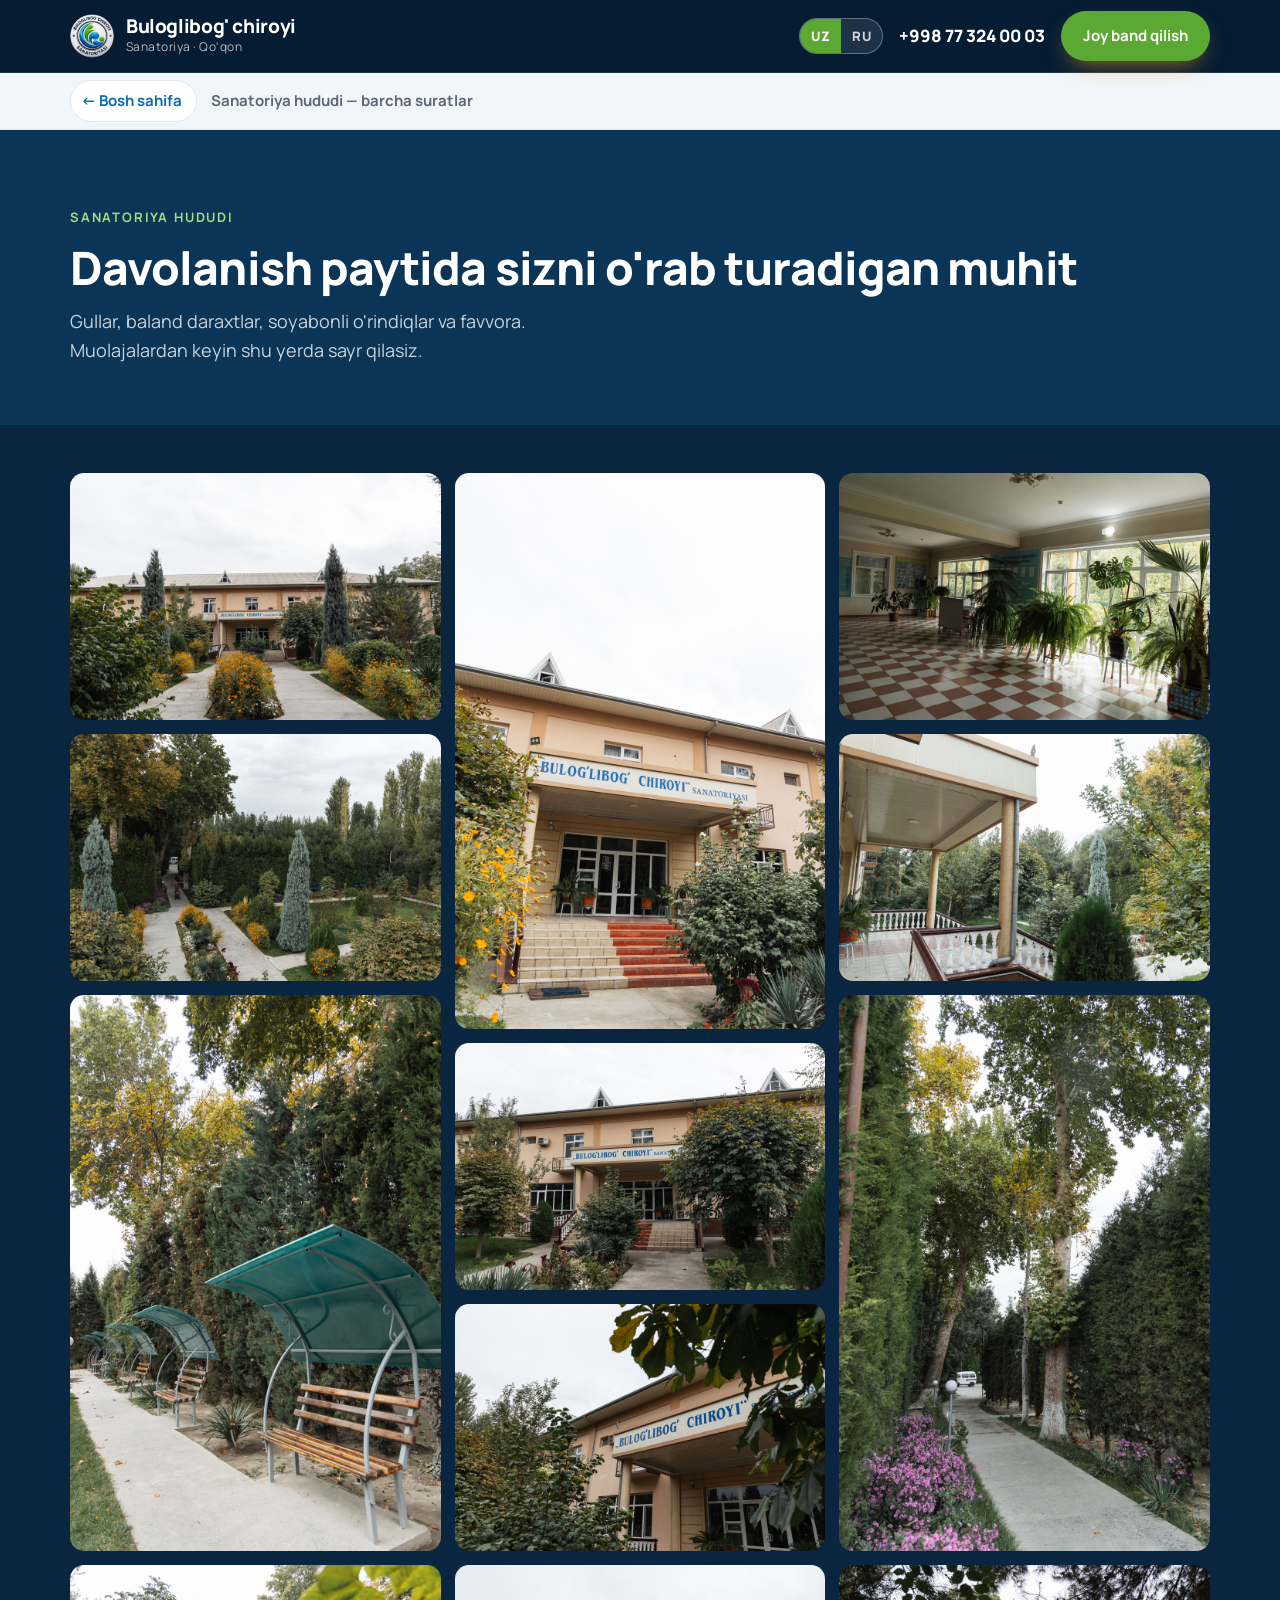
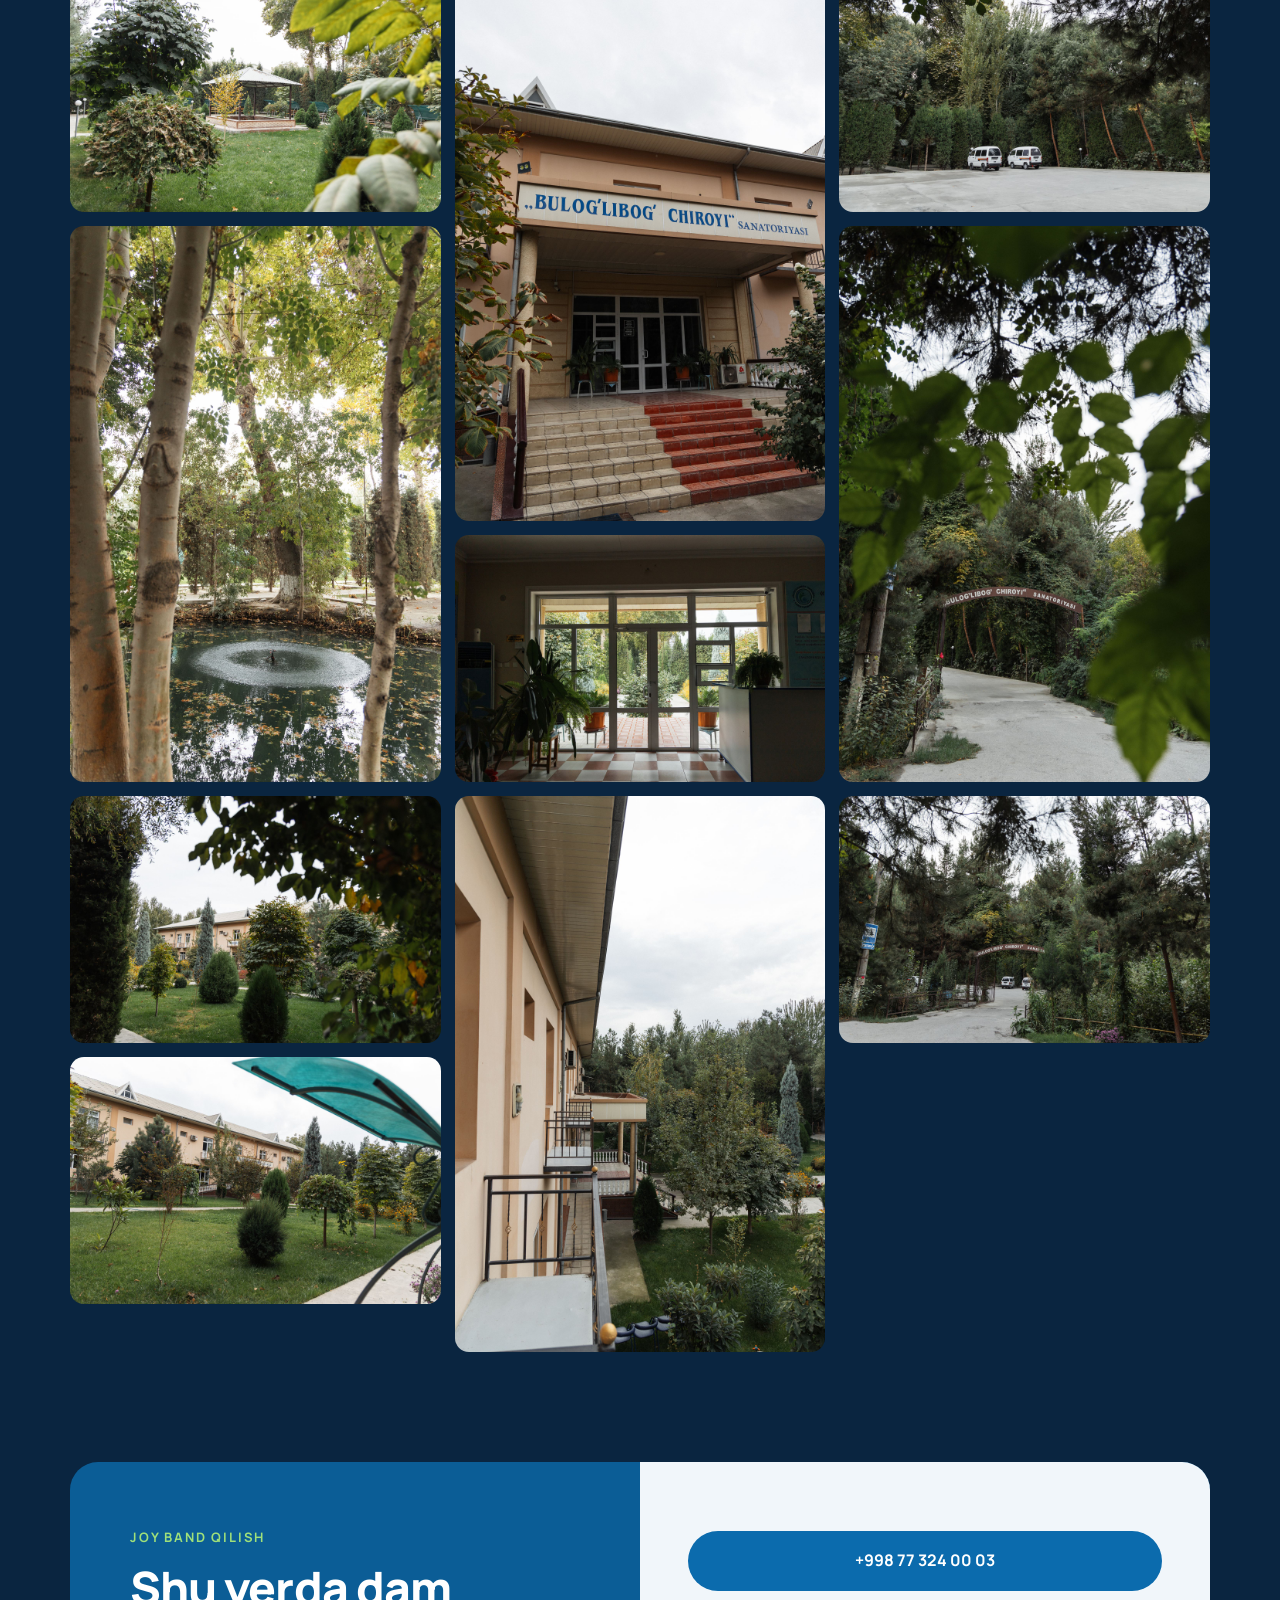
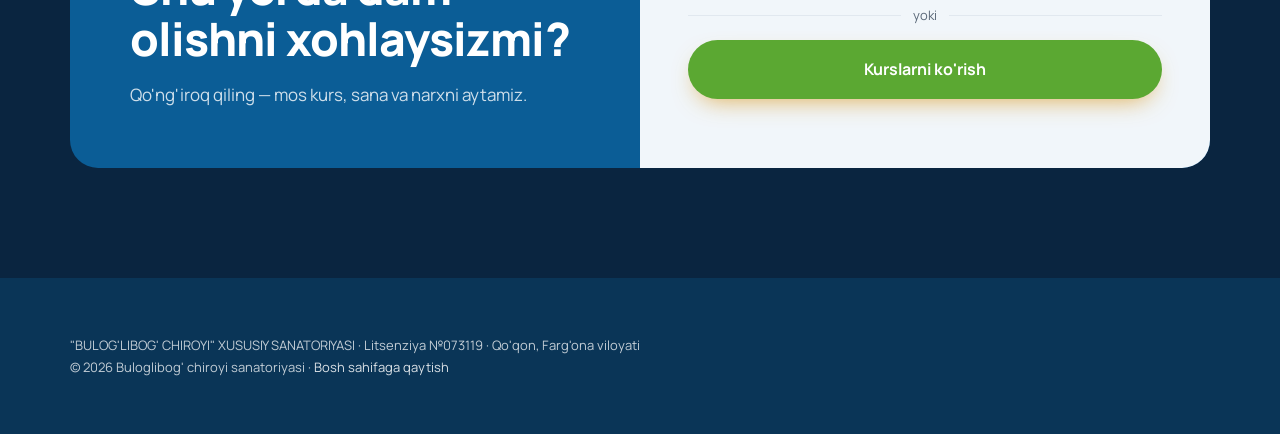
<file: tabiat.html>
<!DOCTYPE html>
<html lang="uz">
<head>
  <meta charset="UTF-8" />
  <meta name="viewport" content="width=device-width, initial-scale=1.0" />
  <title>Sanatoriya hududi — Buloglibog' chiroyi sanatoriyasi, Qo'qon</title>
  <meta name="description" content="Buloglibog' chiroyi sanatoriyasi hududi suratlarda: yashil bog', sayr yo'laklari, shiyponlar, favvora. Joy band qilish: +998 77 324 00 03" />
  <meta name="theme-color" content="#0a2540" />
  <link rel="icon" href="images/logo/logo.png" />
  <link rel="canonical" href="https://buloglibog.uz/tabiat.html" />
  <link rel="alternate" hreflang="uz" href="https://buloglibog.uz/tabiat.html" />
  <link rel="alternate" hreflang="ru" href="https://buloglibog.uz/tabiat-ru.html" />
  <link rel="preconnect" href="https://fonts.googleapis.com" />
  <link rel="preconnect" href="https://fonts.gstatic.com" crossorigin />
  <link href="https://fonts.googleapis.com/css2?family=Fraunces:ital,opsz,wght@0,9..144,500;0,9..144,600;1,9..144,500&family=Manrope:wght@400;500;600;700;800&display=swap" rel="stylesheet" />
  <link rel="stylesheet" href="assets/style.css" />
  <link rel="stylesheet" href="assets/theme-b.css" />
</head>
<body>

<header class="header">
  <div class="wrap">
    <a href="index.html" class="brand">
      <img src="images/logo/logo.png" alt="Buloglibog' chiroyi logotipi" />
      <span><b>Buloglibog' chiroyi</b><small>Sanatoriya · Qo'qon</small></span>
    </a>
    <div class="header-cta">
      <div class="lang"><a class="on" href="tabiat.html">UZ</a><a href="tabiat-ru.html">RU</a></div>
      <a class="header-phone" href="tel:+998773240003">+998 77 324 00 03</a>
      <a class="btn btn-sun" href="index.html#bron">Joy band qilish</a>
    </div>
  </div>
</header>

<div class="viewbar"><div class="wrap"><a class="back" href="index.html">← Bosh sahifa</a><span>Sanatoriya hududi — barcha suratlar</span></div></div>

<section class="page-hero">
  <div class="wrap">
    <span class="eyebrow">Sanatoriya hududi</span>
    <h2>Davolanish paytida sizni o'rab turadigan muhit</h2>
    <p>Gullar, baland daraxtlar, soyabonli o'rindiqlar va favvora. Muolajalardan keyin shu yerda sayr qilasiz.</p>
  </div>
</section>

<section class="section" style="padding-top:48px">
  <div class="wrap">
    <div class="masonry" id="gallery"></div>
  </div>
</section>

<section class="section" style="padding-top:0">
  <div class="wrap">
    <div class="lead-box">
      <div class="txt">
        <span class="eyebrow">Joy band qilish</span>
        <h2>Shu yerda dam olishni xohlaysizmi?</h2>
        <p>Qo'ng'iroq qiling — mos kurs, sana va narxni aytamiz.</p>
      </div>
      <div class="form">
        <a class="btn btn-green btn-block" href="tel:+998773240003">+998 77 324 00 03</a>
        <div class="or">yoki</div>
        <a class="btn btn-sun btn-block" href="index.html#kurslar">Kurslarni ko'rish</a>
      </div>
    </div>
  </div>
</section>

<footer class="footer">
  <div class="wrap">
    <div class="legal" style="margin-top:0;border-top:0;padding-top:0">
      "BULOG'LIBOG' CHIROYI" XUSUSIY SANATORIYASI · Litsenziya №073119 · Qo'qon, Farg'ona viloyati<br />
      © 2026 Buloglibog' chiroyi sanatoriyasi · <a href="index.html">Bosh sahifaga qaytish</a>
    </div>
  </div>
</footer>

<div class="mbar">
  <a class="btn btn-green" href="tel:+998773240003">Qo'ng'iroq</a>
  <a class="btn btn-sun" href="index.html#bron">Joy band qilish</a>
</div>

<div class="lb" id="lb" role="dialog" aria-modal="true" aria-label="Surat">
  <button class="x" aria-label="Yopish">×</button>
  <button class="prev" aria-label="Oldingi">‹</button>
  <img id="lb-img" alt="" />
  <button class="next" aria-label="Keyingi">›</button>
  <div class="cnt" id="lb-cnt"></div>
</div>

<script>
  var images = [
    "K_F_9170.jpg","K_F_9206.jpg","K_F_9151.jpg","K_F_9156.jpg","K_F_9160.jpg",
    "K_F_9166.jpg","K_F_9176.jpg","K_F_9180.jpg","K_F_9186.jpg","K_F_9191.jpg",
    "K_F_9196.jpg","K_F_9201.jpg","K_F_9211.jpg","K_F_9216.jpg","K_F_9221.jpg",
    "K_F_9226.jpg","K_F_9231.jpg","K_F_9236.jpg","K_F_9241.jpg"
  ];
  var gallery = document.getElementById('gallery');
  images.forEach(function (name, i) {
    var b = document.createElement('button');
    b.type = 'button';
    b.setAttribute('aria-label', 'Suratni kattalashtirish ' + (i + 1));
    b.innerHTML = '<img src="images/tabiat/' + name + '" alt="Sanatoriya hududi — surat ' + (i + 1) + '" loading="lazy" />';
    b.addEventListener('click', function () { open(i); });
    gallery.appendChild(b);
  });

  var lb = document.getElementById('lb'), img = document.getElementById('lb-img'), cnt = document.getElementById('lb-cnt'), cur = 0;
  function show() { img.src = 'images/tabiat/' + images[cur]; cnt.textContent = (cur + 1) + ' / ' + images.length; }
  function open(i) { cur = i; show(); lb.classList.add('open'); document.body.style.overflow = 'hidden'; }
  function close() { lb.classList.remove('open'); document.body.style.overflow = ''; }
  function go(d) { cur = (cur + d + images.length) % images.length; show(); }
  lb.querySelector('.x').onclick = close;
  lb.querySelector('.prev').onclick = function (e) { e.stopPropagation(); go(-1); };
  lb.querySelector('.next').onclick = function (e) { e.stopPropagation(); go(1); };
  lb.addEventListener('click', function (e) { if (e.target === lb) close(); });
  document.addEventListener('keydown', function (e) {
    if (!lb.classList.contains('open')) return;
    if (e.key === 'Escape') close();
    if (e.key === 'ArrowLeft') go(-1);
    if (e.key === 'ArrowRight') go(1);
  });
  // Telefonda surib almashtirish
  var sx = null;
  lb.addEventListener('touchstart', function (e) { sx = e.touches[0].clientX; }, { passive: true });
  lb.addEventListener('touchend', function (e) {
    if (sx === null) return;
    var dx = e.changedTouches[0].clientX - sx;
    if (Math.abs(dx) > 50) go(dx < 0 ? 1 : -1);
    sx = null;
  });
</script>
<script>
  // Til almashtirganda ochiq bo'limni saqlash
  document.querySelectorAll('.lang a').forEach(function (a) {
    a.addEventListener('click', function () { if (location.hash) a.href = a.getAttribute('href') + location.hash; });
  });
</script>
<script src="assets/data.js" defer></script>
</body>
</html>
</file>
<file: assets/style.css>
/* Buloglibog' chiroyi — umumiy uslublar */
:root {
  --green-900: #12331f;
  --green-800: #1b4a2e;
  --green-700: #22603b;
  --green-600: #2e7a4c;
  --green-100: #e4efe6;
  --cream: #f7f3ea;
  --cream-2: #efe8d8;
  --sun: #f2b33d;
  --sun-dark: #d9961c;
  --ink: #1d241f;
  --muted: #5c665f;
  --line: #ddd5c3;
  --white: #ffffff;
  --radius: 18px;
  --shadow: 0 18px 40px -22px rgba(18, 51, 31, .45);
  --max: 1180px;
}

* { box-sizing: border-box; }
html { scroll-behavior: smooth; -webkit-text-size-adjust: 100%; }
body {
  margin: 0;
  font-family: 'Manrope', system-ui, -apple-system, 'Segoe UI', sans-serif;
  color: var(--ink);
  background: var(--cream);
  line-height: 1.6;
  font-size: 17px;
}
img { max-width: 100%; display: block; }
a { color: inherit; }
h1, h2, h3 { font-family: 'Fraunces', Georgia, serif; font-weight: 600; line-height: 1.12; margin: 0; letter-spacing: -.01em; }
h2 { font-size: clamp(30px, 4.2vw, 46px); }
h3 { font-size: 22px; }
p { margin: 0; }

.wrap { max-width: var(--max); margin: 0 auto; padding: 0 20px; }
.section { padding: clamp(64px, 9vw, 110px) 0; }
.eyebrow {
  display: inline-block; font-size: 13px; font-weight: 700; letter-spacing: .14em;
  text-transform: uppercase; color: var(--green-600); margin-bottom: 14px;
}
.lead { color: var(--muted); font-size: 18px; max-width: 640px; margin-top: 16px; }
.head { margin-bottom: 44px; }
.head.center { text-align: center; }
.head.center .lead { margin-left: auto; margin-right: auto; }

/* Tugmalar */
.btn {
  display: inline-flex; align-items: center; justify-content: center; gap: 10px;
  padding: 15px 26px; border-radius: 999px; font-weight: 700; font-size: 16px;
  text-decoration: none; border: 2px solid transparent; cursor: pointer;
  transition: transform .15s ease, background .2s ease, box-shadow .2s ease;
  font-family: inherit;
}
.btn:hover { transform: translateY(-1px); }
.btn svg { width: 19px; height: 19px; flex: none; }
.btn-sun { background: var(--sun); color: var(--green-900); box-shadow: 0 10px 24px -10px rgba(217,150,28,.8); }
.btn-sun:hover { background: #f6c25c; }
.btn-green { background: var(--green-700); color: #fff; }
.btn-green:hover { background: var(--green-800); }
.btn-ghost { border-color: rgba(255,255,255,.7); color: #fff; }
.btn-ghost:hover { background: rgba(255,255,255,.12); }
.btn-line { border-color: var(--green-700); color: var(--green-700); }
.btn-line:hover { background: var(--green-100); }
.btn-block { width: 100%; }

/* Header */
.header {
  position: sticky; top: 0; z-index: 50;
  background: rgba(247, 243, 234, .92); backdrop-filter: blur(10px);
  border-bottom: 1px solid var(--line);
}
.header .wrap { display: flex; align-items: center; justify-content: space-between; height: 72px; gap: 20px; }
.brand { display: flex; align-items: center; gap: 12px; text-decoration: none; }
.brand img { width: 44px; height: 44px; border-radius: 50%; }
.brand b { display: block; font-family: 'Fraunces', serif; font-size: 19px; font-weight: 600; line-height: 1.1; color: var(--green-900); }
.brand small { display: block; font-size: 12px; color: var(--muted); letter-spacing: .04em; }
.nav { display: flex; gap: 26px; }
.nav a { text-decoration: none; font-weight: 600; font-size: 15px; color: var(--ink); opacity: .8; }
.nav a:hover { opacity: 1; color: var(--green-700); }
.header-cta { display: flex; align-items: center; gap: 16px; }
.header-phone { font-weight: 800; text-decoration: none; color: var(--green-900); white-space: nowrap; }
.header .btn { padding: 11px 20px; font-size: 15px; }
@media (max-width: 980px) { .nav { display: none; } }
@media (max-width: 640px) { .header-phone { display: none; } .header .btn { padding: 10px 16px; font-size: 14px; } .brand small { display: none; } }

/* Hero */
.hero { position: relative; min-height: min(88vh, 760px); display: flex; align-items: flex-end; color: #fff; overflow: hidden; }
.hero-bg { position: absolute; inset: 0; width: 100%; height: 100%; object-fit: cover; }
.hero::after {
  content: ""; position: absolute; inset: 0;
  background: linear-gradient(180deg, rgba(10,30,18,.15) 0%, rgba(10,30,18,.35) 40%, rgba(10,30,18,.88) 100%);
}
.hero .wrap { position: relative; z-index: 1; padding-top: 120px; padding-bottom: 56px; width: 100%; }
.hero-tag {
  display: inline-flex; align-items: center; gap: 8px; padding: 7px 14px; border-radius: 999px;
  background: rgba(255,255,255,.16); border: 1px solid rgba(255,255,255,.3); font-size: 14px; font-weight: 600;
  backdrop-filter: blur(6px);
}
.hero h1 { font-size: clamp(38px, 6.4vw, 74px); max-width: 860px; margin: 18px 0 18px; }
.hero h1 em { font-style: italic; color: #ffd27a; }
.hero p.sub { font-size: clamp(17px, 2vw, 20px); max-width: 600px; opacity: .92; }
.hero-actions { display: flex; flex-wrap: wrap; gap: 12px; margin-top: 30px; }
.hero-facts {
  display: grid; grid-template-columns: repeat(4, 1fr); gap: 1px; margin-top: 46px;
  background: rgba(255,255,255,.25); border-radius: var(--radius); overflow: hidden;
}
.hero-facts div { background: rgba(14, 38, 24, .55); backdrop-filter: blur(8px); padding: 18px 20px; }
.hero-facts b { display: block; font-family: 'Fraunces', serif; font-size: 30px; font-weight: 600; line-height: 1.1; }
.hero-facts span { font-size: 14px; opacity: .85; }
@media (max-width: 720px) {
  .hero-facts { grid-template-columns: 1fr 1fr; }
  .hero-facts b { font-size: 24px; }
  .hero-actions .btn { flex: 1 1 100%; }
}

/* Kimlar uchun */
.who { display: grid; grid-template-columns: repeat(3, 1fr); gap: 18px; }
.who-card {
  background: var(--white); border-radius: var(--radius); padding: 28px; border: 1px solid var(--line);
  display: flex; flex-direction: column; gap: 12px; transition: border-color .2s, box-shadow .2s;
}
.who-card:hover { border-color: var(--green-600); box-shadow: var(--shadow); }
.who-ico { width: 52px; height: 52px; border-radius: 14px; background: var(--green-100); display: grid; place-items: center; color: var(--green-700); }
.who-ico svg { width: 26px; height: 26px; }
.who-card p { color: var(--muted); font-size: 16px; }
.who-card a { margin-top: auto; font-weight: 700; color: var(--green-700); text-decoration: none; padding-top: 8px; }
.who-card a:hover { text-decoration: underline; }
.who-card.accent { background: var(--green-800); color: #fff; border-color: var(--green-800); }
.who-card.accent p { color: rgba(255,255,255,.8); }
.who-card.accent .btn { margin-top: auto; }
@media (max-width: 900px) { .who { grid-template-columns: 1fr 1fr; } }
@media (max-width: 600px) { .who { grid-template-columns: 1fr; } }

/* Paketlar */
.packs-bg { background: var(--green-900); color: #fff; }
.packs-bg .eyebrow { color: var(--sun); }
.packs-bg .lead { color: rgba(255,255,255,.75); }
.packs { display: grid; grid-template-columns: repeat(3, 1fr); gap: 20px; align-items: stretch; }
.pack {
  background: rgba(255,255,255,.06); border: 1px solid rgba(255,255,255,.14); border-radius: 22px;
  padding: 32px 28px; display: flex; flex-direction: column; position: relative;
}
.pack.best { background: var(--cream); color: var(--ink); border-color: var(--sun); box-shadow: 0 30px 60px -30px rgba(0,0,0,.6); }
.pack-badge {
  position: absolute; top: -14px; left: 28px; background: var(--sun); color: var(--green-900);
  font-size: 12px; font-weight: 800; letter-spacing: .08em; text-transform: uppercase; padding: 6px 12px; border-radius: 999px;
}
.pack .days { font-size: 14px; font-weight: 700; letter-spacing: .06em; text-transform: uppercase; opacity: .7; }
.pack h3 { font-size: 28px; margin: 8px 0 10px; }
.pack .for { font-size: 15px; opacity: .8; min-height: 48px; }
.pack ul { list-style: none; padding: 0; margin: 22px 0 28px; display: grid; gap: 11px; font-size: 15.5px; }
.pack li { display: flex; gap: 10px; align-items: flex-start; }
.pack li::before {
  content: ""; flex: none; width: 20px; height: 20px; margin-top: 2px; border-radius: 50%;
  background: var(--sun) url("data:image/svg+xml,%3Csvg xmlns='http://www.w3.org/2000/svg' viewBox='0 0 24 24' fill='none' stroke='%2312331f' stroke-width='3.2' stroke-linecap='round' stroke-linejoin='round'%3E%3Cpath d='M5 12.5l4.2 4.2L19 7'/%3E%3C/svg%3E") center/12px no-repeat;
}
.pack .btn { margin-top: auto; }
.packs-note { margin-top: 28px; text-align: center; font-size: 15px; color: rgba(255,255,255,.7); }
.packs-note a { color: var(--sun); font-weight: 700; }
@media (max-width: 900px) { .packs { grid-template-columns: 1fr; max-width: 520px; margin: 0 auto; } .pack .for { min-height: 0; } }

/* Kiritilgan narsalar */
.incl { display: grid; grid-template-columns: 1.05fr 1fr; gap: 56px; align-items: center; }
.incl-photos { display: grid; grid-template-columns: 1fr 1fr; gap: 14px; }
.incl-photos img { border-radius: var(--radius); width: 100%; height: 100%; object-fit: cover; aspect-ratio: 4/5; }
.incl-photos img:first-child { grid-row: span 2; aspect-ratio: auto; }
.incl-list { display: grid; grid-template-columns: 1fr 1fr; gap: 22px 26px; margin-top: 30px; }
.incl-item b { display: block; font-size: 17px; margin-bottom: 4px; }
.incl-item span { font-size: 15px; color: var(--muted); }
.incl-item .n { font-family: 'Fraunces', serif; color: var(--green-600); font-size: 15px; font-weight: 600; display: block; margin-bottom: 6px; }
@media (max-width: 900px) { .incl { grid-template-columns: 1fr; gap: 36px; } }
@media (max-width: 520px) { .incl-list { grid-template-columns: 1fr; } }

/* Qadamlar */
.steps { display: grid; grid-template-columns: repeat(4, 1fr); gap: 18px; counter-reset: st; }
.step { background: var(--white); border-radius: var(--radius); padding: 28px 24px; border: 1px solid var(--line); position: relative; }
.step::before {
  counter-increment: st; content: counter(st);
  display: grid; place-items: center; width: 42px; height: 42px; border-radius: 50%;
  background: var(--green-700); color: #fff; font-weight: 800; margin-bottom: 18px;
}
.step h3 { font-size: 20px; margin-bottom: 8px; }
.step p { font-size: 15.5px; color: var(--muted); }
@media (max-width: 900px) { .steps { grid-template-columns: 1fr 1fr; } }
@media (max-width: 520px) { .steps { grid-template-columns: 1fr; } }

/* Galereya lentasi */
.strip { display: grid; grid-template-columns: 2fr 1fr 1fr; grid-template-rows: 260px 260px; gap: 14px; }
.strip a { border-radius: var(--radius); overflow: hidden; display: block; position: relative; }
.strip img { width: 100%; height: 100%; object-fit: cover; transition: transform .6s ease; }
.strip a:hover img { transform: scale(1.04); }
.strip a:first-child { grid-row: span 2; }
.strip .more {
  position: absolute; inset: 0; background: rgba(18,51,31,.6); color: #fff; display: grid; place-items: center;
  font-weight: 800; font-size: 18px; text-align: center; padding: 10px;
}
@media (max-width: 760px) {
  .strip { grid-template-columns: 1fr 1fr; grid-template-rows: 220px 150px 150px; }
  .strip a:first-child { grid-column: span 2; grid-row: auto; }
}

/* Shifokorlar */
.team { display: grid; grid-template-columns: repeat(4, 1fr); gap: 18px; }
.doc { background: var(--white); border: 1px solid var(--line); border-radius: var(--radius); padding: 26px; }
.doc .av {
  width: 64px; height: 64px; border-radius: 50%; background: var(--green-100); color: var(--green-700);
  display: grid; place-items: center; font-family: 'Fraunces', serif; font-size: 26px; font-weight: 600; margin-bottom: 18px;
}
.doc .role { font-size: 13px; font-weight: 700; text-transform: uppercase; letter-spacing: .08em; color: var(--green-600); }
.doc h3 { font-size: 20px; margin-top: 6px; }
@media (max-width: 900px) { .team { grid-template-columns: 1fr 1fr; } }
@media (max-width: 480px) { .team { grid-template-columns: 1fr; } }

/* Fikrlar */
.reviews { display: grid; grid-template-columns: repeat(3, 1fr); gap: 18px; }
.review { background: var(--white); border-radius: var(--radius); padding: 30px; border: 1px solid var(--line); display: flex; flex-direction: column; }
.stars { color: var(--sun-dark); letter-spacing: 3px; font-size: 18px; }
.review blockquote { margin: 14px 0 22px; font-size: 17px; line-height: 1.6; }
.review .who-r { margin-top: auto; font-weight: 700; }
.review .who-r span { display: block; font-weight: 500; color: var(--muted); font-size: 14px; }
@media (max-width: 900px) { .reviews { grid-template-columns: 1fr; } }

/* Ariza bloki */
.lead-box {
  background: var(--green-800); color: #fff; border-radius: 28px; overflow: hidden;
  display: grid; grid-template-columns: 1fr 1fr;
}
.lead-box .txt { padding: clamp(32px, 5vw, 60px); }
.lead-box .txt .eyebrow { color: var(--sun); }
.lead-box .txt p { color: rgba(255,255,255,.8); margin-top: 16px; font-size: 17px; }
.lead-perks { list-style: none; padding: 0; margin: 26px 0 0; display: grid; gap: 10px; }
.lead-perks li { display: flex; gap: 10px; align-items: center; font-weight: 600; }
.lead-perks li::before { content: "✓"; color: var(--sun); font-weight: 800; }
.form { background: var(--cream); color: var(--ink); padding: clamp(28px, 4vw, 48px); display: grid; gap: 14px; align-content: center; }
.form label { font-size: 14px; font-weight: 700; display: grid; gap: 6px; }
.form input, .form select {
  font: inherit; font-size: 16px; padding: 14px 16px; border-radius: 12px; border: 1.5px solid var(--line); background: #fff; color: var(--ink);
}
.form input:focus, .form select:focus { outline: none; border-color: var(--green-600); box-shadow: 0 0 0 3px rgba(46,122,76,.18); }
.form .hint { font-size: 13px; color: var(--muted); text-align: center; }
.form .or { display: flex; align-items: center; gap: 12px; color: var(--muted); font-size: 13px; }
.form .or::before, .form .or::after { content: ""; flex: 1; height: 1px; background: var(--line); }
.form-ok { display: none; background: var(--green-100); color: var(--green-800); padding: 14px; border-radius: 12px; font-weight: 600; font-size: 15px; }
@media (max-width: 900px) { .lead-box { grid-template-columns: 1fr; } }

/* Qo'shimcha xizmatlar */
.extra { display: grid; grid-template-columns: repeat(4, 1fr); gap: 1px; background: var(--line); border: 1px solid var(--line); border-radius: var(--radius); overflow: hidden; }
.extra div { background: var(--cream); padding: 24px; }
.extra b { display: block; margin-bottom: 4px; }
.extra span { font-size: 15px; color: var(--muted); }
@media (max-width: 900px) { .extra { grid-template-columns: 1fr 1fr; } }
@media (max-width: 480px) { .extra { grid-template-columns: 1fr; } }

/* FAQ */
.faq { max-width: 820px; margin: 0 auto; }
.faq details { border-bottom: 1px solid var(--line); }
.faq summary {
  list-style: none; cursor: pointer; padding: 22px 40px 22px 0; font-weight: 700; font-size: 18px; position: relative;
}
.faq summary::-webkit-details-marker { display: none; }
.faq summary::after {
  content: "+"; position: absolute; right: 4px; top: 16px; font-size: 28px; font-weight: 400; color: var(--green-600); transition: transform .2s;
}
.faq details[open] summary::after { transform: rotate(45deg); }
.faq details p { padding: 0 0 22px; color: var(--muted); }
.faq a { color: var(--green-700); font-weight: 700; }

/* Manzil */
.contact { display: grid; grid-template-columns: 1fr 1.3fr; gap: 24px; }
.contact-card { background: var(--white); border: 1px solid var(--line); border-radius: var(--radius); padding: 32px; display: grid; gap: 22px; align-content: start; }
.contact-card .row b { display: block; font-size: 13px; text-transform: uppercase; letter-spacing: .08em; color: var(--muted); margin-bottom: 4px; }
.contact-card .row a, .contact-card .row div { font-size: 18px; font-weight: 700; text-decoration: none; }
.contact-card .row a.big { font-size: 26px; color: var(--green-700); font-family: 'Fraunces', serif; }
.map { border-radius: var(--radius); overflow: hidden; min-height: 380px; border: 1px solid var(--line); background: var(--cream-2); }
.map iframe { width: 100%; height: 100%; min-height: 380px; border: 0; display: block; }
@media (max-width: 900px) { .contact { grid-template-columns: 1fr; } }

/* Footer */
.footer { background: var(--green-900); color: rgba(255,255,255,.75); padding: 56px 0 110px; font-size: 14.5px; }
.footer .grid { display: grid; grid-template-columns: 1.4fr 1fr 1fr; gap: 36px; }
.footer h4 { color: #fff; margin: 0 0 12px; font-size: 15px; }
.footer a { text-decoration: none; color: rgba(255,255,255,.85); }
.footer a:hover { color: #fff; }
.footer ul { list-style: none; padding: 0; margin: 0; display: grid; gap: 8px; }
.footer .brand b { color: #fff; }
.footer .brand small { color: rgba(255,255,255,.6); display: block; }
.footer .legal { margin-top: 36px; padding-top: 22px; border-top: 1px solid rgba(255,255,255,.12); font-size: 13px; line-height: 1.7; }
@media (max-width: 800px) { .footer .grid { grid-template-columns: 1fr; } }
@media (min-width: 761px) { .footer { padding-bottom: 56px; } }

/* Mobil pastki panel */
.mbar {
  position: fixed; left: 0; right: 0; bottom: 0; z-index: 60; display: none; gap: 10px; padding: 10px 12px calc(10px + env(safe-area-inset-bottom));
  background: rgba(247,243,234,.96); backdrop-filter: blur(10px); border-top: 1px solid var(--line);
}
.mbar .btn { flex: 1; padding: 13px 10px; font-size: 15px; }
@media (max-width: 760px) { .mbar { display: flex; } }

/* Galereya sahifasi */
.page-hero { background: var(--green-900); color: #fff; padding: 72px 0 60px; }
.page-hero .eyebrow { color: var(--sun); }
.page-hero p { color: rgba(255,255,255,.78); margin-top: 14px; max-width: 560px; font-size: 18px; }
.masonry { columns: 3 300px; column-gap: 14px; }
.masonry button { all: unset; display: block; margin-bottom: 14px; border-radius: 14px; overflow: hidden; cursor: zoom-in; break-inside: avoid; width: 100%; }
.masonry button:focus-visible { outline: 3px solid var(--sun); outline-offset: 2px; }
.masonry img { width: 100%; height: auto; transition: transform .5s ease; background: var(--cream-2); }
.masonry button:hover img { transform: scale(1.03); }
.lb { position: fixed; inset: 0; z-index: 100; background: rgba(8,18,12,.94); display: none; align-items: center; justify-content: center; }
.lb.open { display: flex; }
.lb img { max-width: 92vw; max-height: 84vh; border-radius: 10px; }
.lb button {
  position: absolute; background: rgba(255,255,255,.12); color: #fff; border: 0; width: 52px; height: 52px; border-radius: 50%;
  font-size: 26px; cursor: pointer; display: grid; place-items: center;
}
.lb button:hover { background: rgba(255,255,255,.24); }
.lb .x { top: 18px; right: 18px; }
.lb .prev { left: 18px; top: 50%; transform: translateY(-50%); }
.lb .next { right: 18px; top: 50%; transform: translateY(-50%); }
.lb .cnt { position: absolute; bottom: 20px; left: 0; right: 0; text-align: center; color: rgba(255,255,255,.7); font-size: 14px; }

/* Ko'rinish animatsiyasi */
.reveal { opacity: 0; transform: translateY(18px); transition: opacity .7s ease, transform .7s ease; }
.reveal.in { opacity: 1; transform: none; }
@media (prefers-reduced-motion: reduce) { .reveal { opacity: 1; transform: none; transition: none; } html { scroll-behavior: auto; } }
.who-card a.btn { padding-top: 15px; text-decoration: none; }
.who-card a.btn-sun { color: var(--green-900); }
.btn { white-space: nowrap; }
@media (max-width: 640px) {
  .hero::after { background: linear-gradient(180deg, rgba(10,30,18,.45) 0%, rgba(10,30,18,.7) 45%, rgba(10,30,18,.92) 100%); }
  .brand b { font-size: 17px; }
}
@media (max-width: 380px) { .brand img { width: 38px; height: 38px; } .header .btn { padding: 10px 13px; } }

/* ===== 2 sahifali tuzilma ===== */
.view { display: none; }
.view.active { display: block; animation: viewIn .35s ease; }
@keyframes viewIn { from { opacity: 0; transform: translateY(8px); } to { opacity: 1; transform: none; } }
@media (prefers-reduced-motion: reduce) { .view.active { animation: none; } }

#bosh .hero { min-height: min(74vh, 660px); }
#bosh .hero .wrap { padding-bottom: 96px; }

/* Bo'lim tugmalari */
.tiles-wrap { position: relative; z-index: 2; margin-top: -56px; padding-bottom: 72px; }
.tiles-title { font-size: clamp(22px, 2.6vw, 28px); margin: 0 0 18px; color: #fff; text-shadow: 0 2px 12px rgba(0,0,0,.35); }
.tiles { display: grid; grid-template-columns: repeat(3, 1fr); gap: 14px; }
.tile {
  display: flex; align-items: center; gap: 16px; padding: 22px 20px; text-decoration: none; color: var(--ink);
  background: var(--white); border: 1px solid var(--line); border-radius: var(--radius); box-shadow: var(--shadow);
  transition: transform .15s ease, border-color .2s ease, box-shadow .2s ease;
}
.tile:hover { transform: translateY(-2px); border-color: var(--green-600); }
.tile-ico { flex: none; width: 52px; height: 52px; border-radius: 14px; display: grid; place-items: center; background: var(--green-100); color: var(--green-700); }
.tile-ico svg { width: 26px; height: 26px; }
.tile-txt { flex: 1; min-width: 0; }
.tile-txt b { display: block; font-size: 17px; line-height: 1.25; }
.tile-txt small { display: block; font-size: 14px; color: var(--muted); margin-top: 3px; }
.tile-arr { flex: none; font-size: 20px; color: var(--green-600); transition: transform .15s ease; }
.tile:hover .tile-arr { transform: translateX(3px); }
.tile-cta { background: var(--green-800); border-color: var(--green-800); color: #fff; }
.tile-cta .tile-ico { background: var(--sun); color: var(--green-900); }
.tile-cta small { color: rgba(255,255,255,.75); }
.tile-cta .tile-arr { color: var(--sun); }
@media (max-width: 900px) { .tiles { grid-template-columns: 1fr 1fr; } }
@media (max-width: 560px) {
  .tiles { grid-template-columns: 1fr; gap: 10px; }
  .tile { padding: 16px; gap: 14px; }
  .tile-ico { width: 46px; height: 46px; }
  .tiles-wrap { margin-top: -40px; padding-bottom: 48px; }
  #bosh .hero .wrap { padding-bottom: 72px; }
}

/* Bo'lim sahifasi */
.viewbar { background: var(--cream-2); border-bottom: 1px solid var(--line); }
.viewbar .wrap { display: flex; align-items: center; gap: 14px; height: 56px; }
.viewbar .back { font-weight: 700; text-decoration: none; color: var(--green-700); padding: 8px 14px 8px 10px; border-radius: 999px; background: var(--white); border: 1px solid var(--line); font-size: 15px; white-space: nowrap; }
.viewbar .back:hover { border-color: var(--green-600); }
.viewbar span { font-weight: 700; color: var(--muted); font-size: 15px; overflow: hidden; text-overflow: ellipsis; white-space: nowrap; }
.view:not(#bosh) .section { padding: 44px 0 56px; }
.view:not(#bosh) .section + .section { padding-top: 0; }
.view:not(#bosh) .section.packs-bg { padding: 56px 0 64px; }
.view-cta { border-top: 1px solid var(--line); padding: 26px 0; background: var(--cream-2); }
.view-cta .wrap { display: flex; align-items: center; justify-content: space-between; gap: 16px; flex-wrap: wrap; }
.view-cta span { font-weight: 600; }
.view-cta .wrap > div { display: flex; gap: 10px; flex-wrap: wrap; }
@media (max-width: 560px) { .view-cta .wrap > div, .view-cta .btn { width: 100%; } }
.footer .grid { grid-template-columns: 1.4fr 1fr; }
@media (max-width: 560px) {
  .tiles { grid-template-columns: 1fr 1fr; gap: 10px; }
  .tile { flex-direction: column; align-items: flex-start; gap: 10px; padding: 16px 14px; }
  .tile-txt b { font-size: 15.5px; }
  .tile-txt small, .tile-arr { display: none; }
  .tile-cta { grid-column: span 2; flex-direction: row; align-items: center; }
  .tile-cta .tile-txt small { display: block; }
  .tiles-title { font-size: 20px; }
  #bosh .hero .sub { font-size: 16px; }
  .footer { padding-top: 36px; }
  .footer .grid { gap: 22px; }
}
@media (max-width: 800px) { .footer .grid { grid-template-columns: 1fr; } }
#bosh .hero { min-height: 0; }
#bosh .hero .wrap { padding-top: 64px; }
#bosh .hero h1 { font-size: clamp(36px, 5.2vw, 60px); margin: 14px 0 14px; }
#bosh .hero-facts { margin-top: 32px; }

/* Til almashtirgich */
.lang { display: flex; border: 1px solid var(--line); border-radius: 999px; overflow: hidden; background: var(--white); flex: none; }
.lang a { padding: 7px 11px; font-weight: 800; font-size: 13px; text-decoration: none; color: var(--muted); letter-spacing: .03em; }
.lang a.on { background: var(--green-700); color: #fff; }
@media (max-width: 640px) { .header-cta { gap: 8px; } .lang a { padding: 6px 8px; font-size: 12px; } }
@media (max-width: 760px) {
  .header .header-cta .btn { display: none; }
  #bosh .hero-facts { display: none; }
}

/* Narxlar */
.price { margin: 4px 0 14px; padding: 12px 14px; border-radius: 12px; background: rgba(255,255,255,.08); }
.price b { display: block; font-size: 24px; font-weight: 800; letter-spacing: -.01em; }
.price span { font-size: 14px; opacity: .75; }
.pack.best .price { background: var(--green-100); }
.rooms-head { text-align: center; margin: 56px 0 18px; }
.rooms-head h3 { font-size: 26px; }
.rooms-head p { opacity: .75; margin-top: 6px; }
.rooms { display: grid; grid-template-columns: repeat(3, 1fr); gap: 14px; max-width: 900px; margin: 0 auto; }
.room { position: relative; text-align: center; padding: 26px 16px 20px; border-radius: 18px; background: rgba(255,255,255,.07); border: 1px solid rgba(255,255,255,.18); }
.room b { display: block; font-size: 22px; }
.room strong { display: block; font-size: 22px; font-weight: 800; color: var(--sun); margin-top: 6px; }
.room small { opacity: .75; font-size: 14px; }
.room-tag { position: absolute; top: -12px; left: 50%; transform: translateX(-50%); white-space: nowrap; background: var(--sun); color: #fff; font-size: 12px; font-weight: 800; padding: 4px 10px; border-radius: 999px; letter-spacing: .04em; }
@media (max-width: 600px) { .rooms { grid-template-columns: 1fr; } .room { display: grid; grid-template-columns: 1fr auto; text-align: left; align-items: center; gap: 0 12px; padding: 20px 18px; } .room b { grid-row: span 2; } .room strong { margin: 0; text-align: right; } .room small { text-align: right; } }
.view { scroll-margin-top: 80px; }
.motto { display: inline-block; margin-top: 18px; padding: 10px 18px; border-left: 4px solid var(--sun); background: rgba(255,255,255,.12); border-radius: 0 12px 12px 0; font-size: clamp(17px, 2vw, 21px); font-weight: 700; font-style: italic; backdrop-filter: blur(4px); }
.tile-ico { font-size: 28px; line-height: 1; font-family: "Apple Color Emoji","Segoe UI Emoji","Noto Color Emoji",sans-serif; }
@media (max-width: 560px) { .tile-ico { font-size: 26px; } }

/* ===== Suratli sahifa sarlavhasi ===== */
.page-banner { position: relative; color: #fff; background: #0a3557 center/cover no-repeat; min-height: 300px; display: flex; align-items: flex-end; }
.page-banner::before { content: ""; position: absolute; inset: 0; background: linear-gradient(180deg, rgba(6,30,52,.35) 0%, rgba(6,30,52,.55) 45%, rgba(6,30,52,.9) 100%); }
.page-banner .wrap { position: relative; z-index: 1; width: 100%; padding-top: 22px; padding-bottom: 34px; }
.page-banner .back { display: inline-block; margin-bottom: 70px; font-weight: 700; text-decoration: none; color: #fff; padding: 9px 16px 9px 12px; border-radius: 999px; background: rgba(255,255,255,.16); border: 1px solid rgba(255,255,255,.35); backdrop-filter: blur(6px); font-size: 15px; }
.page-banner .back:hover { background: rgba(255,255,255,.26); }
.page-banner h1 { font-size: clamp(30px, 4.6vw, 50px); margin: 0 0 10px; }
.page-banner p { font-size: clamp(16px, 1.8vw, 19px); opacity: .9; max-width: 640px; }
@media (max-width: 560px) { .page-banner { min-height: 240px; } .page-banner .back { margin-bottom: 48px; } }
.anchor { scroll-margin-top: 80px; }
.view:not(#bosh) .anchor + .anchor > .section:first-child { padding-top: 8px; }

/* ===== Bosh sahifa: suratli tugmalar ===== */
.ptiles { display: grid; grid-template-columns: 1fr 1fr; gap: 16px; }
.ptile { position: relative; overflow: hidden; display: flex; align-items: flex-end; gap: 14px; min-height: 210px; padding: 22px; border-radius: 22px; color: #fff; text-decoration: none; background: #0a3557 center/cover no-repeat; box-shadow: var(--shadow); isolation: isolate; transition: transform .2s ease; }
.ptile::before { content: ""; position: absolute; inset: 0; z-index: -1; background: linear-gradient(180deg, rgba(6,30,52,.1) 0%, rgba(6,30,52,.55) 50%, rgba(6,30,52,.92) 100%); transition: background .2s; }
.ptile:hover { transform: translateY(-3px); }
.ptile:hover::before { background: linear-gradient(180deg, rgba(6,30,52,.2) 0%, rgba(6,30,52,.65) 50%, rgba(6,30,52,.95) 100%); }
.ptile-emo { flex: none; width: 54px; height: 54px; border-radius: 16px; display: grid; place-items: center; font-size: 28px; background: rgba(255,255,255,.92); font-family: "Apple Color Emoji","Segoe UI Emoji","Noto Color Emoji",sans-serif; }
.ptile-txt { flex: 1; min-width: 0; }
.ptile-txt b { display: block; font-size: 21px; line-height: 1.2; }
.ptile-txt small { display: block; font-size: 14.5px; opacity: .88; margin-top: 4px; }
.ptile-arr { flex: none; font-size: 22px; width: 42px; height: 42px; border-radius: 50%; display: grid; place-items: center; background: var(--sun); color: #fff; }
@media (max-width: 700px) {
  .ptiles { grid-template-columns: 1fr; gap: 12px; }
  .ptile { min-height: 170px; padding: 18px; }
  .ptile-txt b { font-size: 19px; }
}

/* ===== Alohida sahifalar: orqa fonda sanatoriya surati ===== */
.view.page { position: relative; color: #fff; }
.page-bg { position: fixed; inset: 0; z-index: -1; background: #0a2540 center / cover no-repeat; }
.page-bg::after { content: ""; position: absolute; inset: 0; background: linear-gradient(180deg, rgba(5,25,45,.55) 0%, rgba(5,25,45,.7) 50%, rgba(5,25,45,.82) 100%); }
.view.page .page-banner { background: none; min-height: 230px; }
.view.page .page-banner::before { display: none; }
.view.page .section, .view.page .packs-bg { background: transparent; }
.view.page h2, .view.page h3 { color: inherit; }
.view.page .lead, .view.page .packs-note { color: rgba(255,255,255,.85); }
.view.page .eyebrow { color: #a6e47f; }
.view.page .packs-note a { color: #a6e47f; }
.view.page .incl-item span { color: rgba(255,255,255,.78); }
.view.page .incl-item .n { color: #a6e47f; }
/* oq kartalar ichida matn qora bo'lib qoladi */
.view.page .who-card, .view.page .step, .view.page .doc, .view.page .review,
.view.page .contact-card, .view.page .form, .view.page .pack.best { color: var(--ink); }
.view.page .who-card.accent { color: #fff; }
.view.page .extra { background: transparent; border: 0; gap: 12px; }
.view.page .extra div { background: rgba(255,255,255,.95); color: var(--ink); border-radius: 14px; }
.view.page .faq details { background: rgba(255,255,255,.96); color: var(--ink); border: 0; border-radius: 14px; padding: 0 18px; margin-bottom: 10px; }
.view.page .faq summary::after { right: 0; }
.view.page .view-cta { background: rgba(5,25,45,.55); border-color: rgba(255,255,255,.15); color: #fff; backdrop-filter: blur(6px); }
.view.page .view-cta .btn-line, .view.page .contact-card .btn-line { }
.view.page .view-cta .btn-line { color: #fff; border-color: rgba(255,255,255,.8); }
.view.page .view-cta .btn-line:hover { background: rgba(255,255,255,.12); }
.view.page .map { border-color: rgba(255,255,255,.2); }

/* Narxlar sahifasi: guruhlar */
.pgroup { margin-bottom: 40px; }
.pgroup-head { display: flex; align-items: baseline; gap: 14px; flex-wrap: wrap; margin-bottom: 16px; }
.pgroup-n { font-size: clamp(22px, 2.8vw, 28px); font-weight: 800; }
.pgroup-head p { opacity: .75; }
.pgroup .rooms { max-width: none; }
.view.page .room { background: rgba(255,255,255,.1); border-color: rgba(255,255,255,.25); backdrop-filter: blur(4px); }

/* Oldingi / Keyingi */
.pager { padding: 8px 0 40px; }
.pager .wrap { display: grid; grid-template-columns: 1fr 1fr; gap: 14px; }
.pg { display: grid; gap: 4px; padding: 18px 20px; border-radius: 16px; text-decoration: none; color: #fff; background: rgba(255,255,255,.12); border: 1px solid rgba(255,255,255,.25); backdrop-filter: blur(6px); transition: background .2s; }
.pg:hover { background: rgba(255,255,255,.2); }
.pg small { font-size: 13px; opacity: .75; font-weight: 700; letter-spacing: .03em; }
.pg b { font-size: 17px; }
.pg.next { text-align: right; }
@media (max-width: 560px) { .pg { padding: 14px; } .pg b { font-size: 15px; } }

/* Bosh sahifa: 10 ta suratli tugma */
.ptiles { grid-template-columns: repeat(2, 1fr); }
@media (min-width: 980px) { .ptiles { grid-template-columns: repeat(3, 1fr); } .ptile { min-height: 190px; } }
@media (max-width: 700px) {
  .ptiles { grid-template-columns: 1fr 1fr; gap: 10px; }
  .ptile { min-height: 150px; padding: 14px; flex-direction: column; align-items: flex-start; justify-content: flex-end; gap: 8px; }
  .ptile-emo { width: 44px; height: 44px; font-size: 24px; border-radius: 12px; }
  .ptile-txt b { font-size: 16px; }
  .ptile-txt small, .ptile-arr { display: none; }
}

/* ===== Bosh sahifa: 4 ta ekran ===== */
#bosh .hero { min-height: calc(100vh - 72px); min-height: calc(100svh - 72px); align-items: center; }
#bosh .hero .wrap { padding-top: 40px; padding-bottom: 40px; }
.screen { position: relative; min-height: calc(100vh - 72px); min-height: calc(100svh - 72px); display: flex; align-items: center; color: #fff; overflow: hidden; isolation: isolate; text-shadow: 0 2px 10px rgba(0,0,0,.45); }
.screen-bg { position: absolute; inset: 0; z-index: -1; background: #0a2540 center / cover no-repeat; }
.screen-bg::after { content: ""; position: absolute; inset: 0; background: linear-gradient(180deg, rgba(5,25,45,.72) 0%, rgba(5,25,45,.82) 100%); }
.screen .wrap { width: 100%; padding-top: 56px; padding-bottom: 56px; }
.screen-n { display: inline-block; font-size: 14px; font-weight: 800; letter-spacing: .1em; padding: 5px 12px; border-radius: 999px; background: rgba(255,255,255,.18); border: 1px solid rgba(255,255,255,.3); margin-bottom: 16px; text-shadow: none; }
.hero .screen-n { display: table; }
.screen .eyebrow { display: block; color: #a6e47f; font-size: 16px; }
.screen h2 { font-size: clamp(34px, 5.4vw, 60px); margin-bottom: 28px; }
.sprices { display: grid; grid-template-columns: repeat(3, 1fr); gap: 16px; margin-bottom: 18px; }
.sprices div { padding: 24px 22px; border-radius: 20px; background: rgba(5,25,45,.55); border: 1px solid rgba(255,255,255,.28); backdrop-filter: blur(6px); }
.sprices b { display: block; font-size: 22px; margin-bottom: 6px; }
.sprices strong { display: block; font-size: clamp(28px, 3.4vw, 38px); font-weight: 800; color: #a6e47f; }
.screen-note { font-size: clamp(18px, 2vw, 21px); margin-bottom: 26px; opacity: .95; }
.slist { list-style: none; padding: 0; margin: 0 0 30px; display: grid; grid-template-columns: 1fr 1fr; gap: 12px 24px; }
.slist li { font-size: clamp(19px, 2.2vw, 24px); font-weight: 700; display: flex; gap: 12px; align-items: center; padding: 14px 18px; border-radius: 16px; background: rgba(5,25,45,.5); border: 1px solid rgba(255,255,255,.2); }
.sphone { display: inline-block; font-size: clamp(34px, 6vw, 64px); font-weight: 800; color: #fff; text-decoration: none; margin-bottom: 10px; letter-spacing: -.01em; }
.sbtns { display: flex; flex-wrap: wrap; gap: 12px; }
.sbtn { display: inline-flex; align-items: center; gap: 10px; padding: 16px 24px; border-radius: 999px; font-size: 18px; font-weight: 800; color: #fff; text-decoration: none; background: rgba(255,255,255,.14); border: 2px solid rgba(255,255,255,.7); text-shadow: none; transition: background .2s; }
.sbtn:hover { background: rgba(255,255,255,.26); }
.sbtn-main { background: var(--sun); border-color: var(--sun); }
.sbtn-main:hover { background: #6bbb40; }
@media (max-width: 700px) {
  .sprices { grid-template-columns: 1fr; gap: 10px; }
  .sprices div { display: flex; justify-content: space-between; align-items: center; padding: 18px; }
  .sprices b { margin: 0; }
  .slist { grid-template-columns: 1fr; }
  .sbtn { flex: 1 1 100%; justify-content: center; font-size: 17px; }
}

/* ===== Katta va aniq yozuvlar (alohida sahifalar) ===== */
.page-bg::after { background: linear-gradient(180deg, rgba(5,25,45,.74) 0%, rgba(5,25,45,.84) 50%, rgba(5,25,45,.9) 100%); }
.view.page { font-size: 19px; }
.view.page .page-banner h1 { font-size: clamp(36px, 5.6vw, 60px); }
.view.page .page-banner p { font-size: clamp(19px, 2.2vw, 23px); }
.view.page .page-banner, .view.page .head, .view.page .pgroup-head, .view.page .incl-item, .view.page .packs-note, .view.page .pack:not(.best) { text-shadow: 0 2px 8px rgba(0,0,0,.5); }
.view.page h2 { font-size: clamp(32px, 4.6vw, 50px); }
.view.page .lead { font-size: clamp(19px, 2vw, 22px); color: #fff; }
.view.page .eyebrow { font-size: 15px; }
.view.page .who-card h3, .view.page .doc h3, .view.page .step h3 { font-size: 22px; }
.view.page .who-card p, .view.page .step p { font-size: 17.5px; }
.view.page .review blockquote { font-size: 19px; }
.view.page .faq summary { font-size: 20px; }
.view.page .faq details p { font-size: 18px; }
.view.page .incl-item b { font-size: 20px; }
.view.page .incl-item span { font-size: 17px; color: rgba(255,255,255,.9); }
.view.page .pack h3 { font-size: 30px; }
.view.page .pack ul { font-size: 17.5px; }
.view.page .pack .for { font-size: 17px; }
.view.page .price b { font-size: 28px; }
.view.page .packs-note { font-size: 18px; color: #fff; }
.view.page .room b { font-size: 24px; }
.view.page .room strong { font-size: 28px; }
.view.page .room small { font-size: 16px; }
.view.page .room { background: rgba(5,25,45,.55); }
.pgroup-n { font-size: clamp(26px, 3.2vw, 34px); }
.pgroup-head p { font-size: 18px; opacity: .9; }
.view.page .extra b { font-size: 19px; }
.view.page .extra span { font-size: 16.5px; }
.view.page .contact-card .row a, .view.page .contact-card .row div { font-size: 20px; }
.view.page .lead-box .txt p, .view.page .lead-perks { font-size: 19px; }
.pg b { font-size: 19px; }
@media (max-width: 560px) { .view.page { font-size: 18px; } .pg b { font-size: 16px; } }
@media (max-width: 600px) { .view.page .room b { font-size: 21px; white-space: nowrap; } .view.page .room strong { font-size: 24px; } }

/* ===== Oq fon yo'q: tepa qator va pastki panel ham to'q ===== */
body .header { background: rgba(6,28,50,.92); border-bottom-color: rgba(255,255,255,.12); }
.header .brand b { color: #fff; }
.header .brand small { color: rgba(255,255,255,.7); }
.header-phone { color: #fff; }
.lang { background: rgba(255,255,255,.1); border-color: rgba(255,255,255,.3); }
.lang a { color: rgba(255,255,255,.8); }
.lang a.on { background: var(--sun); color: #fff; }
body .mbar { background: rgba(6,28,50,.94); border-top-color: rgba(255,255,255,.12); }
body { background: #0a2540; }

/* ===== Bosh sahifa: 4 ekran x 2 bo'lim ===== */
#bosh .screen h1 { font-size: clamp(34px, 5.4vw, 62px); margin: 14px 0 14px; }
#bosh .screen h1 em { font-style: normal; color: #a6e47f; }
#bosh .screen .motto { margin: 0 0 8px; }
#bosh .screen .hero-tag { display: inline-flex; }
.screen-title { font-size: clamp(30px, 4.4vw, 48px) !important; margin: 18px 0 22px !important; }
.scards { display: grid; grid-template-columns: 1fr 1fr; gap: 20px; }
.scard { position: relative; overflow: hidden; isolation: isolate; display: flex; flex-direction: column; justify-content: flex-end; gap: 12px; min-height: 340px; padding: 28px; border-radius: 26px; color: #fff; text-decoration: none; background: #0a2540 center / cover no-repeat; border: 2px solid rgba(255,255,255,.35); box-shadow: 0 24px 50px -24px rgba(0,0,0,.7); transition: transform .2s ease, border-color .2s; text-shadow: 0 2px 10px rgba(0,0,0,.6); }
.scard::before { content: ""; position: absolute; inset: 0; z-index: -1; background: linear-gradient(180deg, rgba(5,25,45,.05) 0%, rgba(5,25,45,.55) 45%, rgba(5,25,45,.94) 100%); }
.scard:hover { transform: translateY(-4px); border-color: #a6e47f; }
.scard-emo { width: 64px; height: 64px; border-radius: 18px; display: grid; place-items: center; font-size: 34px; background: rgba(255,255,255,.95); text-shadow: none; font-family: "Apple Color Emoji","Segoe UI Emoji","Noto Color Emoji",sans-serif; }
.scard-txt b { display: block; font-size: clamp(26px, 3vw, 34px); line-height: 1.15; }
.scard-txt small { display: block; font-size: clamp(17px, 1.8vw, 20px); opacity: .95; margin-top: 6px; }
.scard-go { align-self: flex-start; font-size: 18px; font-weight: 800; padding: 12px 22px; border-radius: 999px; background: var(--sun); text-shadow: none; }
@media (max-width: 700px) {
  .scards { grid-template-columns: 1fr; gap: 14px; }
  .scard { min-height: 230px; padding: 20px; }
  .scard-emo { width: 54px; height: 54px; font-size: 28px; }
}
@media (min-width: 701px) { .scard { min-height: 270px; } #bosh #ekran-narx .wrap { padding-top: 36px; padding-bottom: 36px; } #bosh .screen h1 { font-size: clamp(34px, 4.6vw, 54px); } }

/* =====================================================================
   YAGONA USLUB: to'q fon + surat, shaffof "shisha" kartochkalar, oq matn
   ===================================================================== */
:root {
  --glass: rgba(8, 30, 52, .62);
  --glass-strong: rgba(8, 30, 52, .78);
  --glass-line: rgba(255, 255, 255, .18);
  --glass-text-2: rgba(255, 255, 255, .82);
  --accent-2: #a6e47f;
}

/* --- Bosh sahifa ekranlari --- */
.hs { position: relative; isolation: isolate; min-height: calc(100vh - 72px); min-height: calc(100svh - 72px); display: flex; align-items: center; color: #fff; }
.hs-bg { position: absolute; inset: 0; z-index: -1; background: #0a2540 center / cover no-repeat; }
.hs-bg::after { content: ""; position: absolute; inset: 0; background: linear-gradient(100deg, rgba(5,22,40,.9) 0%, rgba(5,22,40,.72) 55%, rgba(5,22,40,.55) 100%); }
.hs + .hs .hs-bg::before { content: ""; position: absolute; left: 0; right: 0; top: 0; height: 1px; background: rgba(255,255,255,.12); z-index: 1; }
.hs .wrap { width: 100%; padding-top: 64px; padding-bottom: 64px; display: grid; gap: 36px; }
.hs-head { max-width: 760px; }
.hs-head h1 { font-size: clamp(36px, 5vw, 60px); line-height: 1.08; margin: 0 0 18px; }
.hs-head h1 em { font-style: normal; color: var(--accent-2); }
.hs-head h2 { font-size: clamp(34px, 4.6vw, 54px); margin: 0 0 10px; }
.hs-lead { font-size: clamp(19px, 2vw, 22px); color: var(--glass-text-2); }
.hs-head .motto { margin: 0 0 26px; font-size: clamp(18px, 2vw, 22px); }
.hs-actions { display: flex; flex-wrap: wrap; gap: 12px; }
.hs-actions .btn { font-size: 17px; padding: 15px 26px; }

.hcards { display: grid; grid-template-columns: 1fr 1fr; gap: 18px; }
.hcard { display: grid; grid-template-columns: auto 1fr; grid-template-areas: "ico body" "ico go"; align-items: center; gap: 6px 20px; padding: 26px 28px; border-radius: 20px; text-decoration: none; color: #fff; background: var(--glass); border: 1px solid var(--glass-line); backdrop-filter: blur(10px); -webkit-backdrop-filter: blur(10px); transition: background .2s, border-color .2s, transform .2s; }
.hcard:hover { background: var(--glass-strong); border-color: var(--accent-2); transform: translateY(-2px); }
.hcard-ico { grid-area: ico; width: 68px; height: 68px; border-radius: 50%; display: grid; place-items: center; font-size: 34px; background: rgba(255,255,255,.12); border: 1px solid var(--glass-line); font-family: "Apple Color Emoji","Segoe UI Emoji","Noto Color Emoji",sans-serif; }
.hcard-body { grid-area: body; }
.hcard-body b { display: block; font-size: clamp(22px, 2.4vw, 27px); line-height: 1.2; }
.hcard-body small { display: block; font-size: 17px; color: var(--glass-text-2); margin-top: 4px; }
.hcard-go { grid-area: go; font-weight: 800; font-size: 16px; color: var(--accent-2); }
@media (max-width: 760px) {
  .hs .wrap { padding-top: 44px; padding-bottom: 44px; gap: 26px; }
  .hcards { grid-template-columns: 1fr; gap: 12px; }
  .hcard { padding: 18px 18px; gap: 4px 16px; }
  .hcard-ico { width: 56px; height: 56px; font-size: 28px; }
  .hs-actions .btn { flex: 1 1 100%; }
}

/* --- Ichki sahifalar: oq kartochkalar o'rniga shisha kartochkalar --- */
.view.page .who-card, .view.page .step, .view.page .doc, .view.page .review,
.view.page .contact-card, .view.page .extra div, .view.page .faq details, .view.page .form {
  background: var(--glass); border: 1px solid var(--glass-line); color: #fff; box-shadow: none;
  backdrop-filter: blur(10px); -webkit-backdrop-filter: blur(10px);
}
.view.page .who-card p, .view.page .step p, .view.page .extra span, .view.page .faq details p,
.view.page .review .who-r span, .view.page .contact-card .row b, .view.page .contact-card .row span,
.view.page .form .hint, .view.page .form .or { color: var(--glass-text-2) !important; }
.view.page .who-card a, .view.page .faq a { color: var(--accent-2); }
.view.page .who-ico, .view.page .doc .av { background: rgba(255,255,255,.12); color: var(--accent-2); }
.view.page .doc .role { color: var(--accent-2); }
.view.page .step::before { background: var(--accent-2); color: #0a2540; }
.view.page .stars { color: #f2c94c; }
.view.page .faq summary::after { color: var(--accent-2); }
.view.page .contact-card .row a.big { color: #fff; }
.view.page .contact-card .btn-line { color: #fff; border-color: rgba(255,255,255,.8); }
.view.page .form .or::before, .view.page .form .or::after { background: var(--glass-line); }
.view.page .lead-box { background: transparent; border: 0; gap: 18px; }
.view.page .lead-box .txt { background: var(--glass); border: 1px solid var(--glass-line); border-radius: 20px; backdrop-filter: blur(10px); }
.view.page .form { border-radius: 20px; }
.view.page .who-card.accent { background: var(--glass-strong); border-color: var(--accent-2); }
.view.page .pack { background: var(--glass); border-color: var(--glass-line); backdrop-filter: blur(10px); }
.view.page .pack.best { background: var(--glass-strong); color: #fff; border: 2px solid var(--accent-2); }
.view.page .pack.best .price { background: rgba(255,255,255,.1); }
.view.page .price { background: rgba(255,255,255,.08); }
.view.page .room { background: var(--glass); border-color: var(--glass-line); }
.view.page .incl-photos img, .view.page .strip a { border: 1px solid var(--glass-line); }
.view.page .faq details { margin-bottom: 12px; }
.view.page .view-cta { background: var(--glass-strong); }
@media (min-width: 901px) { .view.page .lead-box { grid-template-columns: 1.1fr 1fr; } }
@media (min-width: 1000px) { .hcards-3 { grid-template-columns: repeat(3, 1fr); } .hcards-3 .hcard { grid-template-columns: 1fr; grid-template-areas: "ico" "body" "go"; gap: 10px; padding: 24px; } }
@media (min-width: 761px) and (max-width: 999px) { .hcards-3 .hcard:last-child { grid-column: span 2; } }

/* 1-ekran: eski hero + ostida bo'limlar; bo'lim belgilari kichikroq */
#bosh .hero { min-height: auto; align-items: flex-start; }
#bosh .hero .wrap { padding-top: 48px; padding-bottom: 56px; }
.hero-cards { margin-top: 28px; }
.hs-head .screen-n { display: table; margin-bottom: 14px; }
.hcard-ico { width: 46px !important; height: 46px !important; font-size: 23px !important; }
.hcards-3 .hcard-ico { margin-bottom: 2px; }
@media (max-width: 760px) { .hcard-ico { width: 42px !important; height: 42px !important; font-size: 21px !important; } }
.view.page .who-main { grid-column: 1 / -1; border: 2px solid var(--accent-2); background: var(--glass-strong); }
.view.page .who-main h3 { font-size: 26px; }

/* ===== Tezlik: og'ir effektlar o'chirildi ===== */
*, *::before, *::after { -webkit-backdrop-filter: none !important; backdrop-filter: none !important; }
:root { --glass: rgba(8, 30, 52, .82); --glass-strong: rgba(8, 30, 52, .92); }
.hcard, .pg, .view.page .room, .hero-facts div, .sprices div, .slist li { will-change: auto; }
.view.page .page-banner, .view.page .head, .view.page .pgroup-head, .view.page .incl-item, .view.page .packs-note, .view.page .pack:not(.best), .screen { text-shadow: 0 1px 3px rgba(0,0,0,.55); }
.page-bg { transform: translateZ(0); }
.view.active { animation: none; }
.reveal { opacity: 1 !important; transform: none !important; transition: none !important; }
.hcard, .scard, .ptile { transition: background .15s, border-color .15s; }
.hcard:hover, .scard:hover, .ptile:hover { transform: none; }

/* 1-ekran foni: surat ranglari ko'rinsin, faqat matn tomoni to'qroq */
body #bosh .hero::after { background: linear-gradient(90deg, rgba(5,22,40,.88) 0%, rgba(5,22,40,.62) 45%, rgba(5,22,40,.15) 100%), linear-gradient(0deg, rgba(5,22,40,.75) 0%, rgba(5,22,40,0) 40%); }
#bosh .hero-bg { filter: saturate(1.15) contrast(1.05); }
</file>
<file: assets/theme-b.css>
/* Variant B — Tibbiy toza (logodagi ko'k + yashil) */
:root {
  --green-900: #0a3557; --green-800: #0b5d96; --green-700: #0B6BAD; --green-600: #1A87C8; --green-100: #e6f2fb;
  --cream: #ffffff; --cream-2: #f1f6fa; --sun: #5BA832; --sun-dark: #45821F;
  --ink: #0d1b2a; --muted: #5a6878; --line: #e1e8ef;
  --shadow: 0 18px 40px -22px rgba(11,107,173,.45);
}
h1, h2, h3, .brand b, .hero-facts b, .doc .av, .step::before, .incl-item .n, .contact-card .row a.big { font-family: 'Manrope', sans-serif; font-weight: 800; letter-spacing: -.02em; }
.hero h1 em { font-style: normal; color: #9fe07a; }
.btn-sun, .pack-badge { color: #fff; }
.btn-sun:hover { background: #6bbb40; }
.pack li::before { background-color: var(--sun); background-image: url("data:image/svg+xml,%3Csvg xmlns='http://www.w3.org/2000/svg' viewBox='0 0 24 24' fill='none' stroke='%23fff' stroke-width='3.2' stroke-linecap='round' stroke-linejoin='round'%3E%3Cpath d='M5 12.5l4.2 4.2L19 7'/%3E%3C/svg%3E"); }
.header { background: rgba(255,255,255,.94); }
.hero::after { background: linear-gradient(180deg, rgba(6,40,70,.1) 0%, rgba(6,40,70,.35) 40%, rgba(6,40,70,.9) 100%); }
.hero-facts div { background: rgba(8,50,85,.55); }
.packs-bg { background: linear-gradient(160deg, #0a3557, #0B6BAD); }
.pack.best { background: #fff; }
.packs-bg .eyebrow, .lead-box .txt .eyebrow, .lead-perks li::before, .page-hero .eyebrow { color: #9fe07a; }
.packs-note a { color: #9fe07a; }
.who-card, .step, .doc, .review, .contact-card { background: var(--cream-2); border-color: transparent; }
.extra div { background: #fff; }
.form { background: var(--cream-2); }
.mbar { background: rgba(255,255,255,.96); }
.stars { color: #f2b33d; }
.who-card a.btn-sun { color: #fff; }
.hero::after { background: linear-gradient(180deg, rgba(6,40,70,.5) 0%, rgba(6,40,70,.6) 40%, rgba(6,40,70,.9) 100%); }
.hero-facts b, .hero h1 em { color: #a6e47f; }
.room strong { color: #a6e47f; }
</file>
